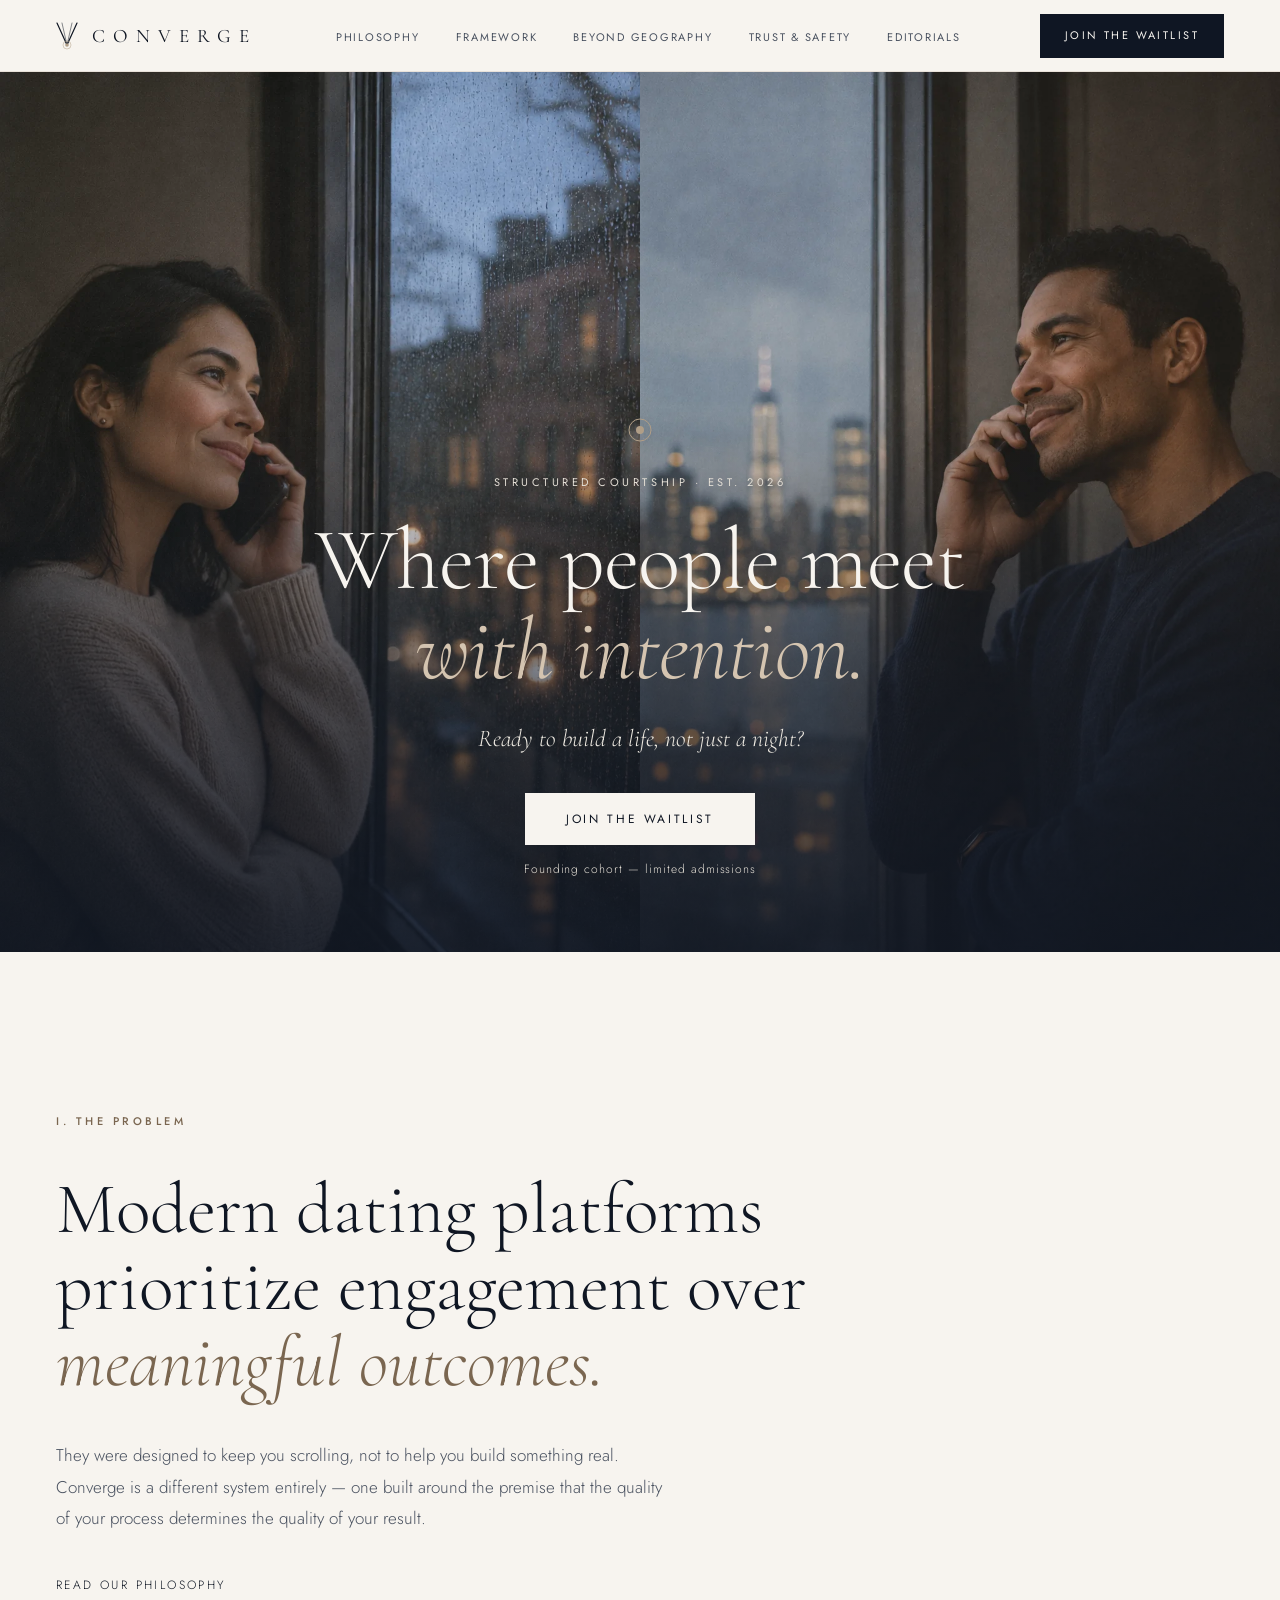
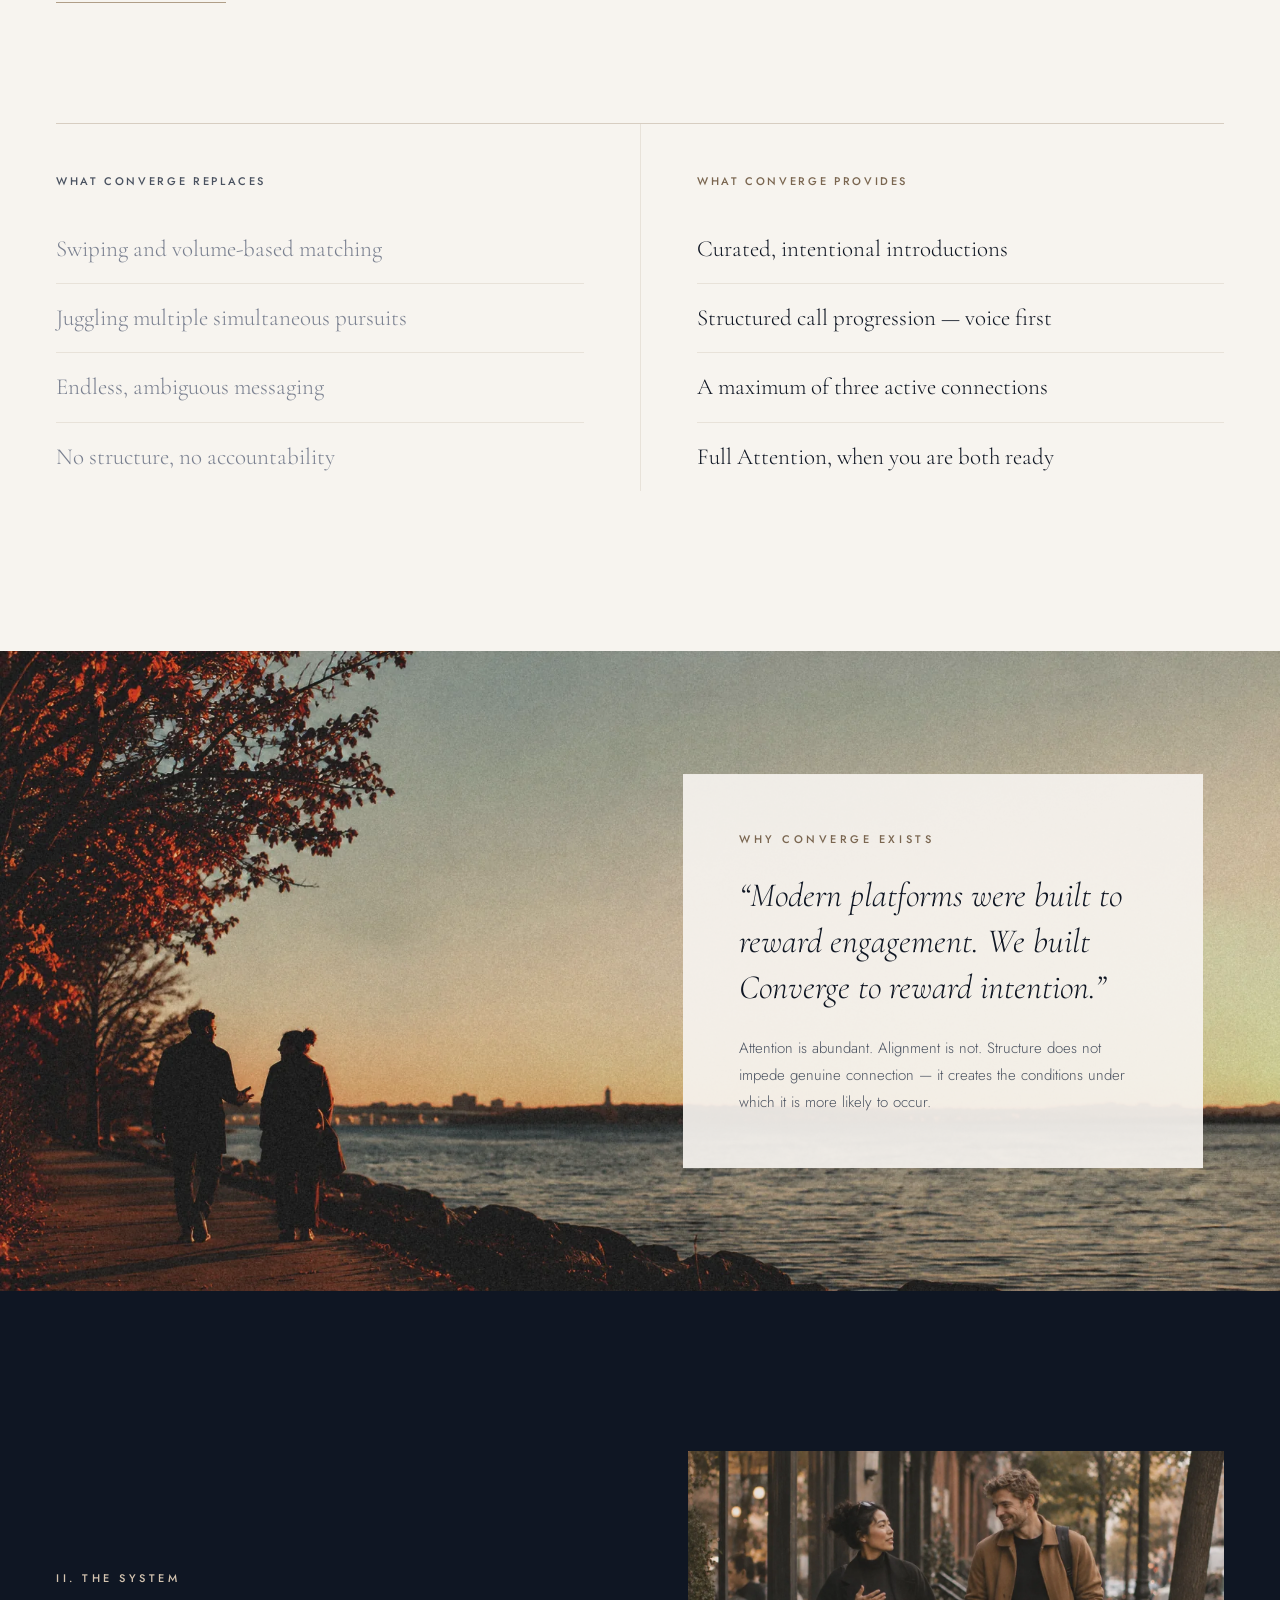
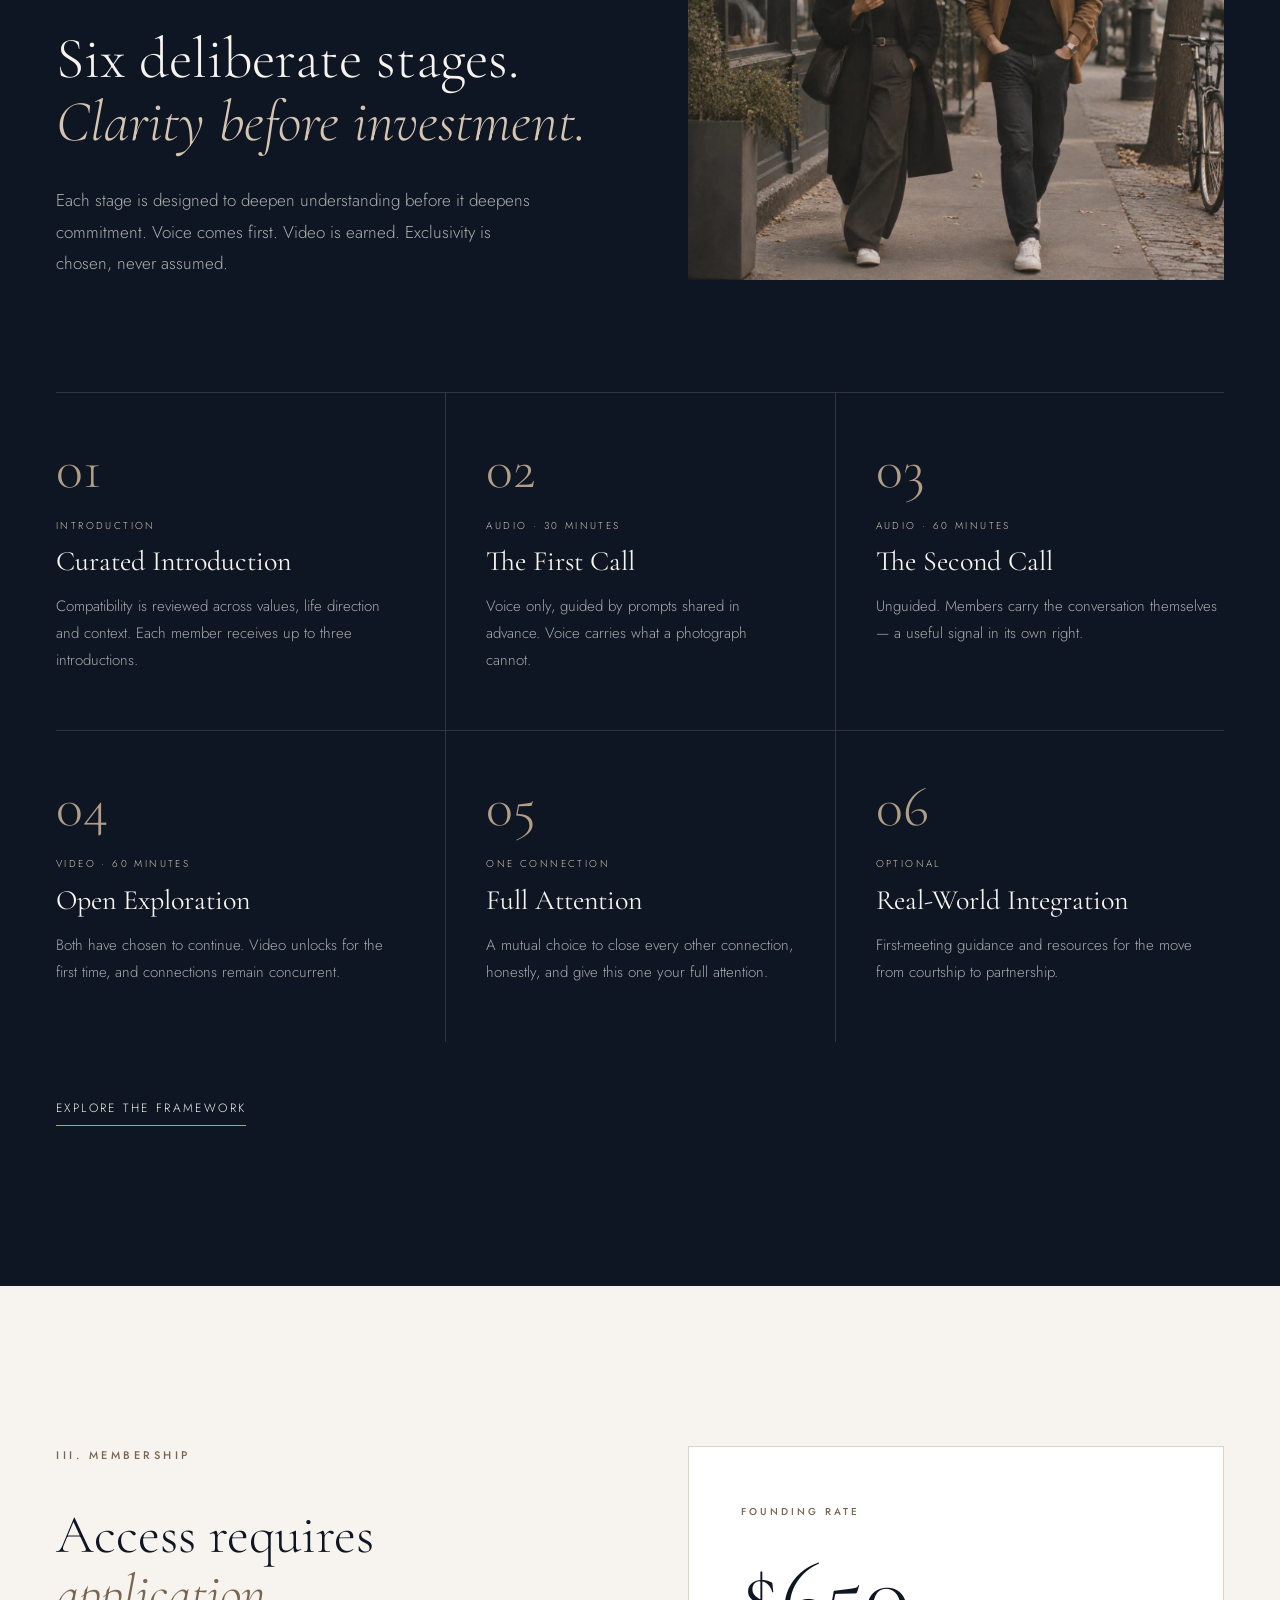
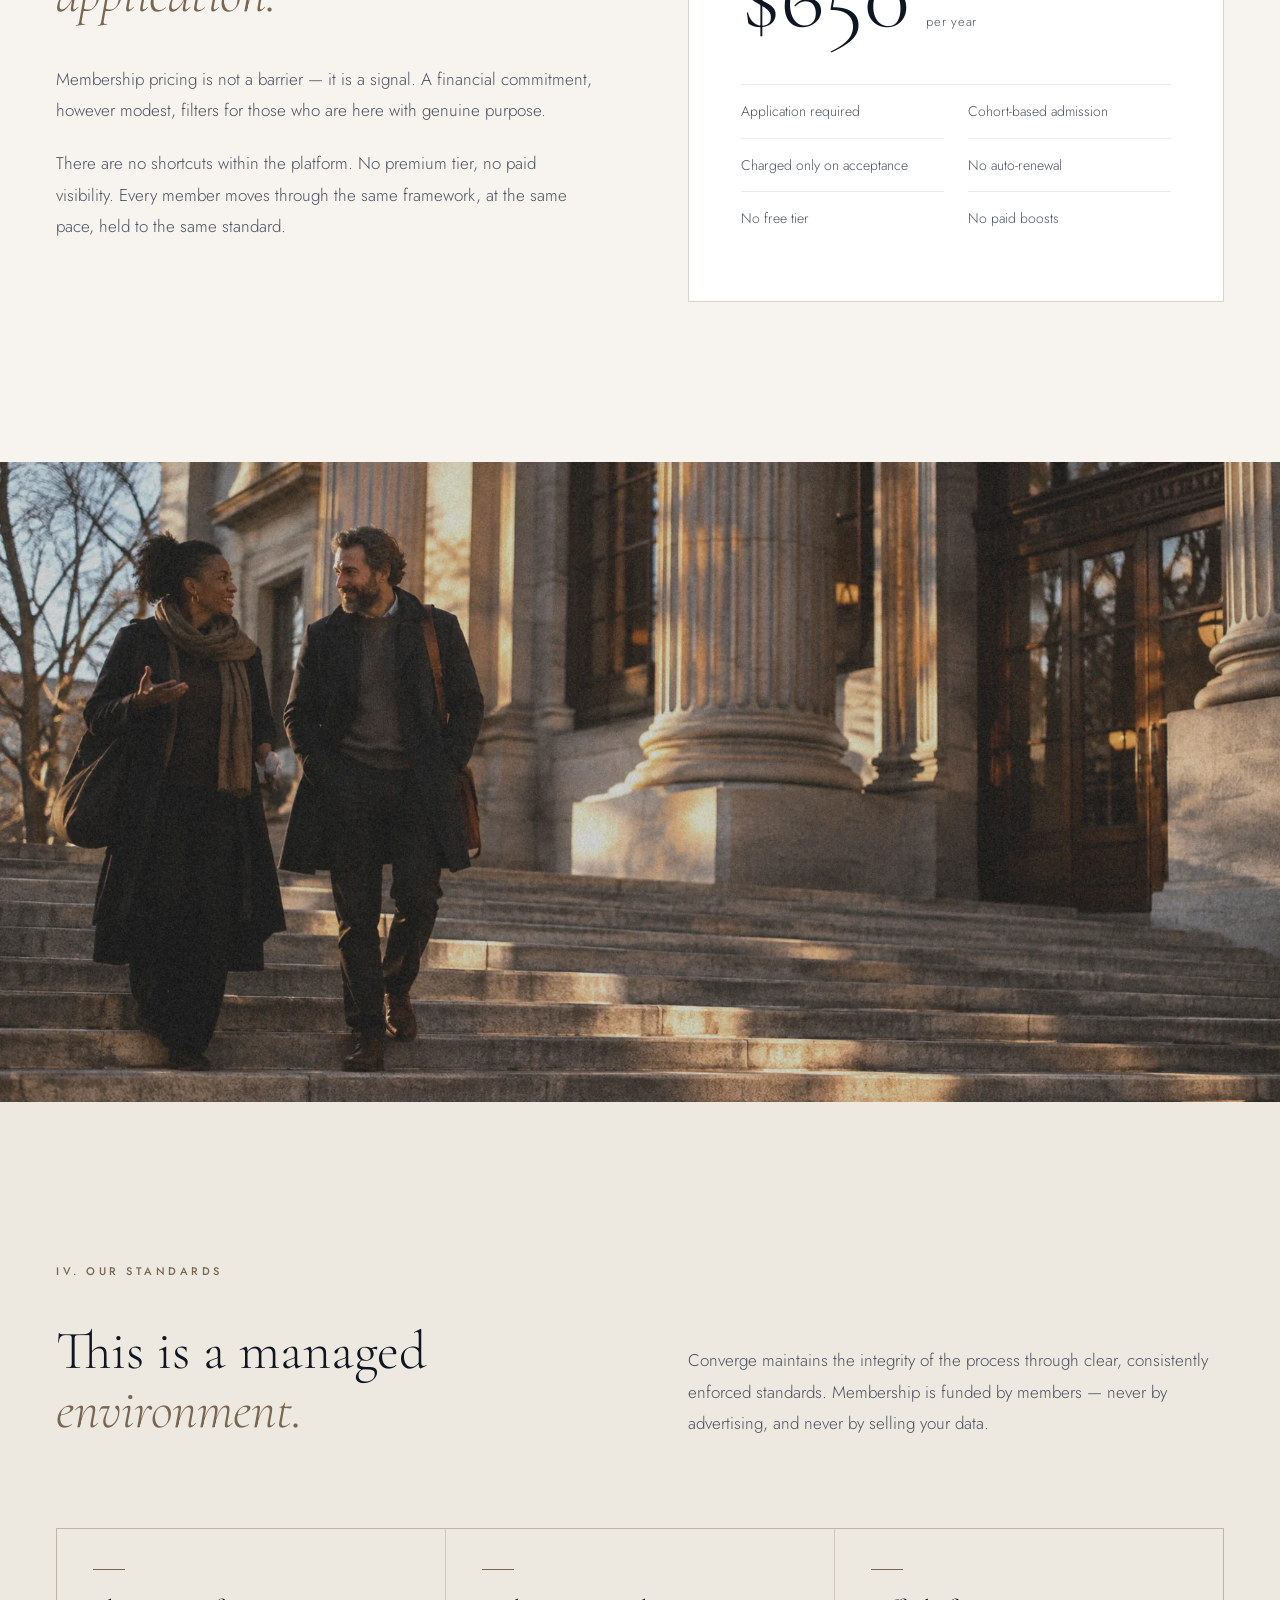
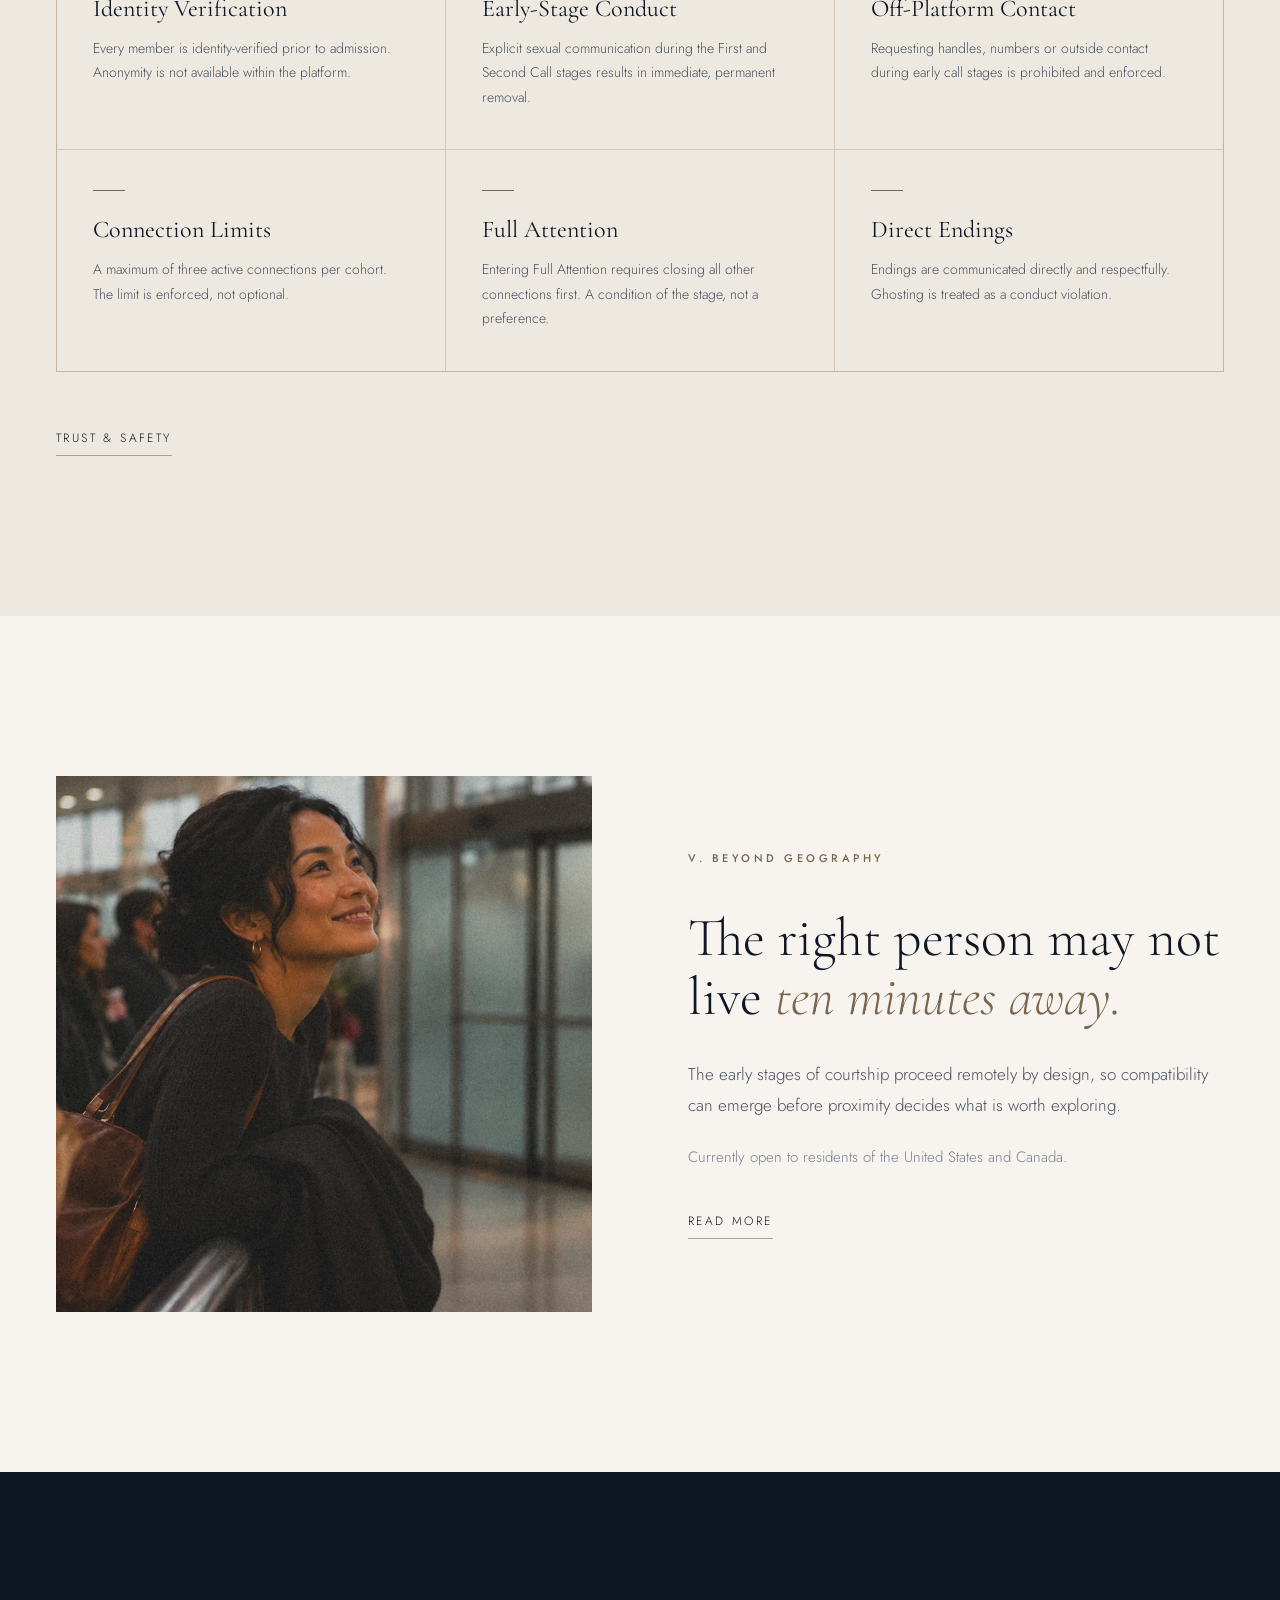
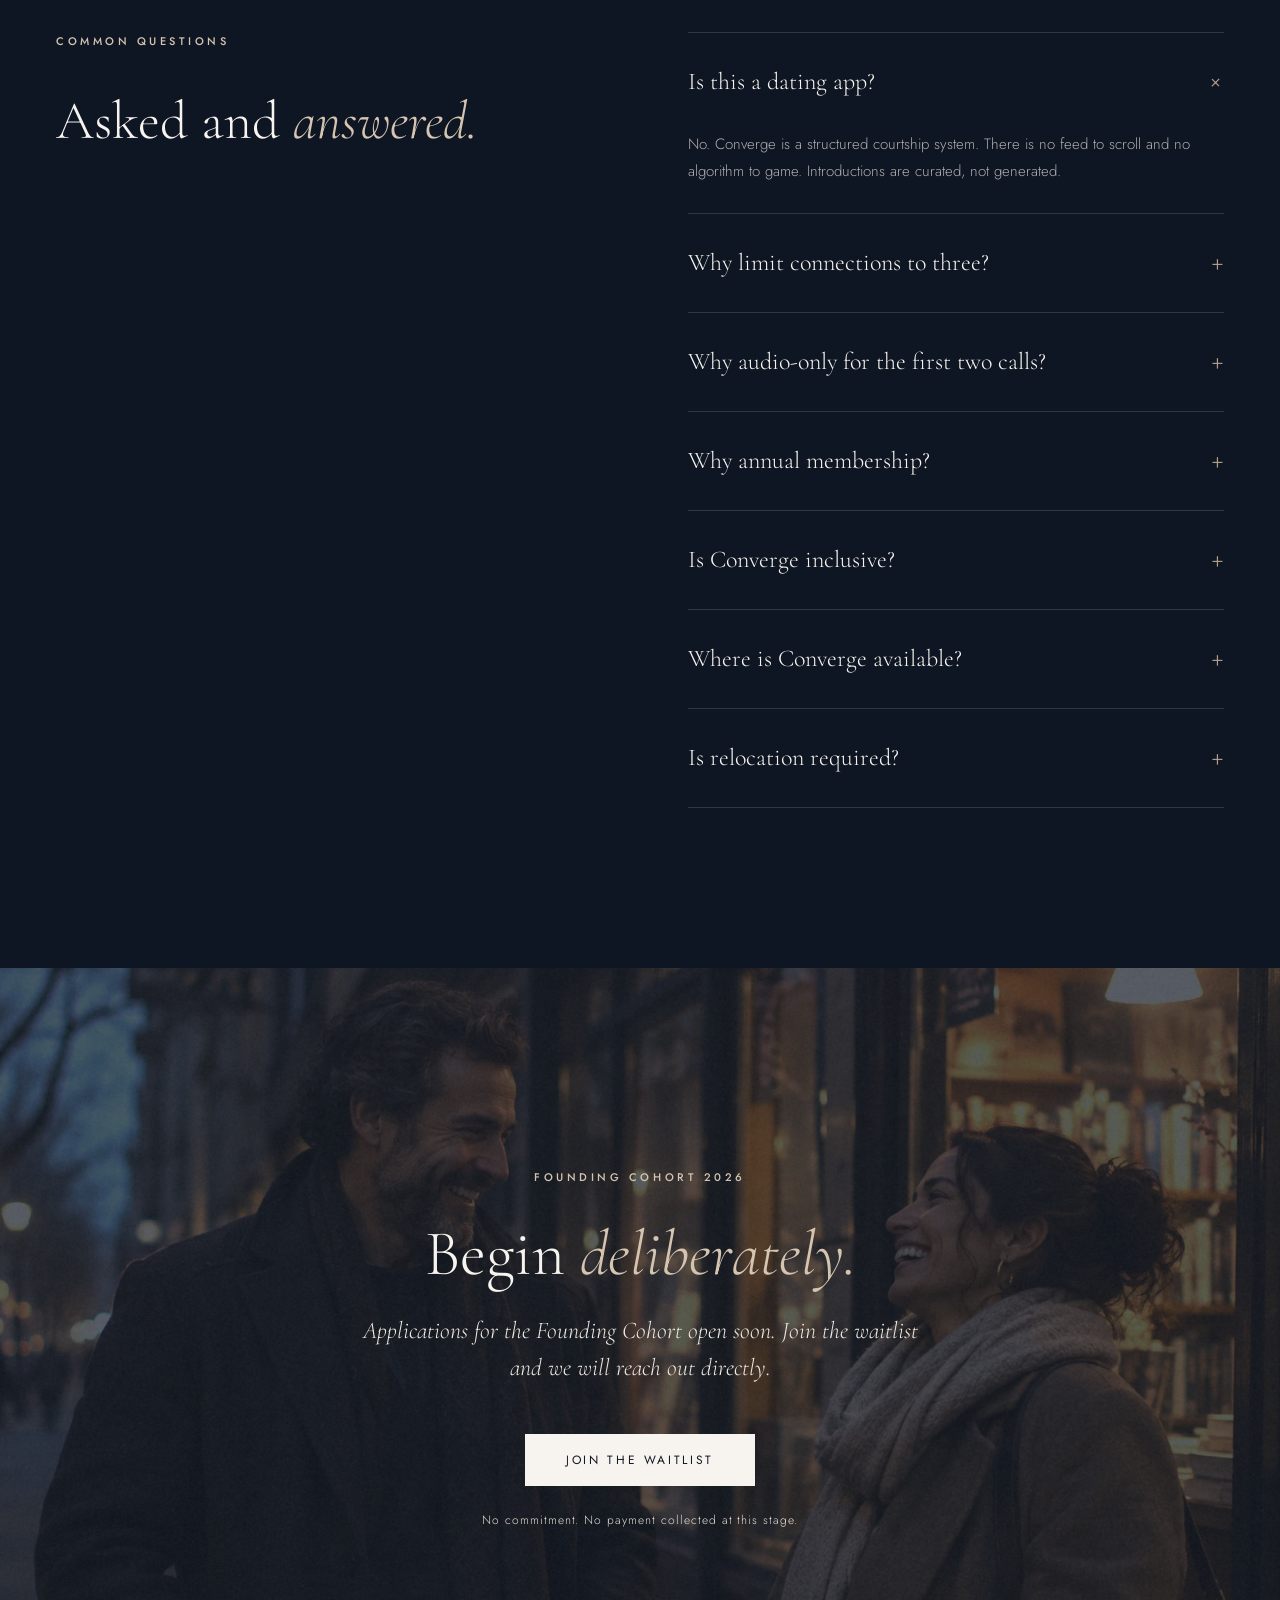
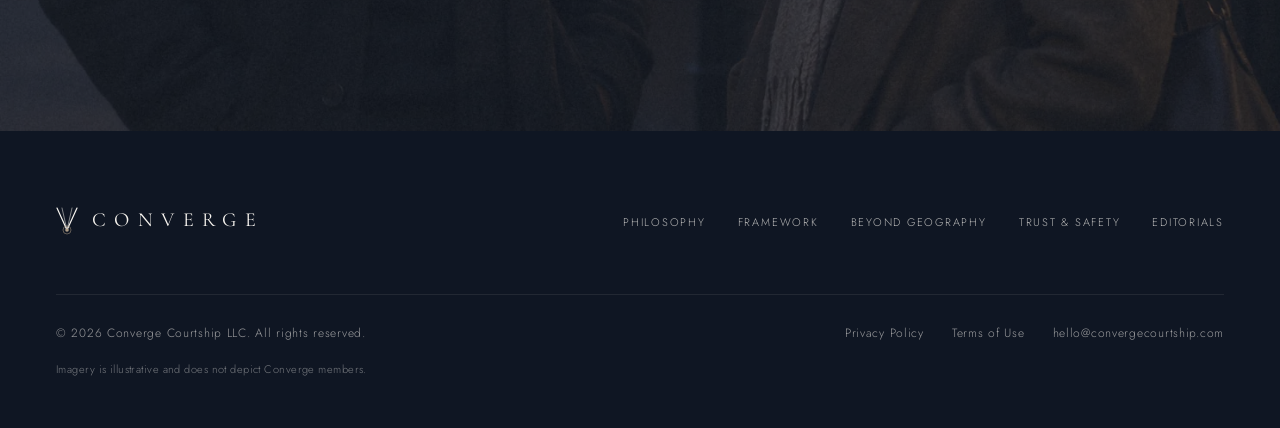
<file: index.html>
<!DOCTYPE html>
<html lang="en">
<head>
  <meta charset="UTF-8"/>
  <meta name="viewport" content="width=device-width, initial-scale=1.0"/>
  <title>Converge — Where people meet with intention</title>
  <meta name="description" content="Converge is a structured courtship platform for adults ready to build a life together. Curated introductions, voice-first calls, and a deliberate pace."/>
  <meta property="og:title" content="Converge — Where people meet with intention"/>
  <meta property="og:description" content="Converge is a structured courtship platform for adults ready to build a life together. Curated introductions, voice-first calls, and a deliberate pace."/>
  <meta property="og:type" content="website"/>
  <meta name="theme-color" content="#f7f4ef"/>
  <link rel="icon" href="favicon.svg" type="image/svg+xml"/>
  <link rel="preconnect" href="https://fonts.googleapis.com"/>
  <link rel="preconnect" href="https://fonts.gstatic.com" crossorigin/>
  <link href="https://fonts.googleapis.com/css2?family=Cormorant+Garamond:ital,wght@0,300;0,400;0,500;1,300;1,400&amp;family=Jost:wght@300;400;500&amp;display=swap" rel="stylesheet"/>
  <link rel="stylesheet" href="css/styles.css"/>
</head>
<body>

  <a class="sr-only" href="#main">Skip to content</a>
  <header class="site-nav pad">
    <a href="index.html" class="logo" aria-label="Converge home"><svg viewBox="0 0 44 56" fill="none" aria-hidden="true"><line x1="2" y1="2" x2="22" y2="46" stroke="currentColor" stroke-width="2.4" stroke-linecap="round"/><line x1="42" y1="2" x2="22" y2="46" stroke="currentColor" stroke-width="2.4" stroke-linecap="round"/><line x1="12" y1="2" x2="22" y2="46" stroke="currentColor" stroke-width="1" stroke-linecap="round"/><line x1="32" y1="2" x2="22" y2="46" stroke="currentColor" stroke-width="1" stroke-linecap="round"/><circle cx="22" cy="46" r="3.6" fill="#b09e87"/><circle cx="22" cy="46" r="8" stroke="#b09e87" stroke-width="1"/></svg><span>CONVERGE</span></a>
    <nav aria-label="Primary">
      <ul class="nav-links">
      <li><a href="philosophy.html">Philosophy</a></li>
      <li><a href="framework.html">Framework</a></li>
      <li><a href="beyond-geography.html">Beyond Geography</a></li>
      <li><a href="trust-and-safety.html">Trust &amp; Safety</a></li>
      <li><a href="editorials.html">Editorials</a></li>
      </ul>
    </nav>
    <div class="nav-right">
      <a href="waitlist.html" class="btn btn--dark nav-cta">Join the Waitlist</a>
      <button class="nav-toggle" id="nav-toggle" aria-label="Open menu" aria-expanded="false" aria-controls="mobile-menu">
        <span></span><span></span><span></span>
      </button>
    </div>
  </header>
  <div class="mobile-menu" id="mobile-menu">
    <ul>
      <li><a href="philosophy.html">Philosophy</a></li>
      <li><a href="framework.html">Framework</a></li>
      <li><a href="beyond-geography.html">Beyond Geography</a></li>
      <li><a href="trust-and-safety.html">Trust &amp; Safety</a></li>
      <li><a href="editorials.html">Editorials</a></li>
      <li><a href="waitlist.html">Join the Waitlist</a></li>
    </ul>
  </div>

  <main id="main">

    <!-- HERO: two windows, one conversation -->
    <section class="hero">
      <div class="hero__panels">
        <img src="images/hero-left.webp" width="1024" height="1536" fetchpriority="high"
             alt="In one city, a woman at a rain-streaked window smiles as she listens on a phone call at dusk"/>
        <img src="images/hero-right.webp" width="1024" height="1536" fetchpriority="high"
             alt="In another city, a man at a window overlooking a skyline smiles as he listens on the same call"/>
      </div>
      <div class="hero__shade" aria-hidden="true"></div>
      <div class="hero__content pad">
        <svg class="hero__mark fade-up" viewBox="0 0 30 30" fill="none" aria-hidden="true"><circle cx="15" cy="15" r="4" fill="#b09e87"/><circle cx="15" cy="15" r="11" stroke="#b09e87" stroke-width="1"/></svg>
        <p class="eyebrow fade-up">Structured Courtship · Est. 2026</p>
        <h1 class="fade-up d1">Where people meet<br/><em>with intention.</em></h1>
        <p class="lede fade-up d2">Ready to build a life, not just a night?</p>
        <div class="hero__cta fade-up d3">
          <a href="waitlist.html" class="btn btn--light">Join the Waitlist</a>
          <span class="hero__note">Founding cohort — limited admissions</span>
        </div>
      </div>
    </section>

    <!-- I. THE PROBLEM -->
    <section class="section pad">
      <div class="wrap">
        <p class="eyebrow">I. The Problem</p>
        <h2 class="h2 h2--xl">Modern dating platforms prioritize engagement over <em>meaningful outcomes.</em></h2>
        <p class="body" style="max-width: 620px">They were designed to keep you scrolling, not to help you build something real. Converge is a different system entirely — one built around the premise that the quality of your process determines the quality of your result.</p>
        <div class="actions"><a class="textlink" href="philosophy.html">Read our philosophy</a></div>

        <div class="compare">
          <div>
            <p class="label">What Converge replaces</p>
            <ul>
              <li>Swiping and volume-based matching</li>
              <li>Juggling multiple simultaneous pursuits</li>
              <li>Endless, ambiguous messaging</li>
              <li>No structure, no accountability</li>
            </ul>
          </div>
          <div>
            <p class="label">What Converge provides</p>
            <ul>
              <li>Curated, intentional introductions</li>
              <li>Structured call progression — voice first</li>
              <li>A maximum of three active connections</li>
              <li>Full Attention, when you are both ready</li>
            </ul>
          </div>
        </div>
      </div>
    </section>

    <!-- WHY CONVERGE EXISTS -->
    <section class="band band--2-1 band--origin">
      <img src="images/waterfront-walk.webp" width="1774" height="887" loading="lazy" style="object-position: 20% 70%"
           alt="Two people walk side by side along a waterfront path at sunset, deep in conversation"/>
      <div class="band__panel">
        <p class="eyebrow">Why Converge Exists</p>
        <p class="quote">“Modern platforms were built to reward engagement. We built Converge to reward intention.”</p>
        <p class="small">Attention is abundant. Alignment is not. Structure does not impede genuine connection — it creates the conditions under which it is more likely to occur.</p>
      </div>
    </section>

    <!-- II. THE SYSTEM -->
    <section class="section navy pad">
      <div class="wrap">
        <div class="split split--end">
          <div>
            <p class="eyebrow">II. The System</p>
            <h2 class="h2" style="font-size: 58px; line-height: 1.08">Six deliberate stages.<br/><em>Clarity before investment.</em></h2>
            <p class="body" style="max-width: 480px">Each stage is designed to deepen understanding before it deepens commitment. Voice comes first. Video is earned. Exclusivity is chosen, never assumed.</p>
          </div>
          <img class="media r-5-4" src="images/autumn-walk.webp" width="1402" height="1122" loading="lazy" style="object-position: center 40%"
               alt="Two people walk side by side along an autumn street, deep in conversation"/>
        </div>

        <div class="stage-grid">
          <div><p class="num">01</p><p class="tag">Introduction</p><h3 class="h3">Curated Introduction</h3><p class="small">Compatibility is reviewed across values, life direction and context. Each member receives up to three introductions.</p></div>
          <div><p class="num">02</p><p class="tag">Audio · 30 minutes</p><h3 class="h3">The First Call</h3><p class="small">Voice only, guided by prompts shared in advance. Voice carries what a photograph cannot.</p></div>
          <div><p class="num">03</p><p class="tag">Audio · 60 minutes</p><h3 class="h3">The Second Call</h3><p class="small">Unguided. Members carry the conversation themselves — a useful signal in its own right.</p></div>
          <div><p class="num">04</p><p class="tag">Video · 60 minutes</p><h3 class="h3">Open Exploration</h3><p class="small">Both have chosen to continue. Video unlocks for the first time, and connections remain concurrent.</p></div>
          <div><p class="num">05</p><p class="tag">One connection</p><h3 class="h3">Full Attention</h3><p class="small">A mutual choice to close every other connection, honestly, and give this one your full attention.</p></div>
          <div><p class="num">06</p><p class="tag">Optional</p><h3 class="h3">Real-World Integration</h3><p class="small">First-meeting guidance and resources for the move from courtship to partnership.</p></div>
        </div>
        <div class="actions" style="margin-top: 56px"><a class="textlink" href="framework.html">Explore the framework</a></div>
      </div>
    </section>

    <!-- III. MEMBERSHIP -->
    <section class="section pad">
      <div class="wrap split split--start">
        <div>
          <p class="eyebrow">III. Membership</p>
          <h2 class="h2" style="margin-bottom: 40px">Access requires <em>application.</em></h2>
          <p class="body">Membership pricing is not a barrier — it is a signal. A financial commitment, however modest, filters for those who are here with genuine purpose.</p>
          <p class="body">There are no shortcuts within the platform. No premium tier, no paid visibility. Every member moves through the same framework, at the same pace, held to the same standard.</p>
        </div>
        <div class="price-card">
          <p class="eyebrow">Founding Rate</p>
          <p class="price"><strong>$650</strong><span>per year</span></p>
          <ul class="price-list">
            <li>Application required</li>
            <li>Cohort-based admission</li>
            <li>Charged only on acceptance</li>
            <li>No auto-renewal</li>
            <li>No free tier</li>
            <li>No paid boosts</li>
          </ul>
        </div>
      </div>
    </section>

    <!-- PHOTO BREAK -->
    <div class="band band--2-1">
      <img src="images/library-steps.webp" width="1774" height="887" loading="lazy" style="object-position: 20% 60%"
           alt="A man and a woman talk as they walk down the steps of a library in late-afternoon light"/>
    </div>

    <!-- IV. STANDARDS -->
    <section class="section tint pad">
      <div class="wrap">
        <div class="split split--end">
          <div>
            <p class="eyebrow">IV. Our Standards</p>
            <h2 class="h2" style="margin-bottom: 0">This is a managed <em>environment.</em></h2>
          </div>
          <p class="body">Converge maintains the integrity of the process through clear, consistently enforced standards. Membership is funded by members — never by advertising, and never by selling your data.</p>
        </div>
        <div class="tile-grid">
          <div><div class="tile-rule"></div><h3 class="h3">Identity Verification</h3><p>Every member is identity-verified prior to admission. Anonymity is not available within the platform.</p></div>
          <div><div class="tile-rule"></div><h3 class="h3">Early-Stage Conduct</h3><p>Explicit sexual communication during the First and Second Call stages results in immediate, permanent removal.</p></div>
          <div><div class="tile-rule"></div><h3 class="h3">Off-Platform Contact</h3><p>Requesting handles, numbers or outside contact during early call stages is prohibited and enforced.</p></div>
          <div><div class="tile-rule"></div><h3 class="h3">Connection Limits</h3><p>A maximum of three active connections per cohort. The limit is enforced, not optional.</p></div>
          <div><div class="tile-rule"></div><h3 class="h3">Full Attention</h3><p>Entering Full Attention requires closing all other connections first. A condition of the stage, not a preference.</p></div>
          <div><div class="tile-rule"></div><h3 class="h3">Direct Endings</h3><p>Endings are communicated directly and respectfully. Ghosting is treated as a conduct violation.</p></div>
        </div>
        <div class="actions" style="margin-top: 56px"><a class="textlink" href="trust-and-safety.html">Trust &amp; Safety</a></div>
      </div>
    </section>

    <!-- V. BEYOND GEOGRAPHY -->
    <section class="section pad">
      <div class="wrap split">
        <img class="media r-1-1" src="images/airport-arrivals.webp" width="1670" height="941" loading="lazy" style="object-position: 36% center"
             alt="A woman at an airport arrivals rail smiles up toward the opening doors, waiting for someone"/>
        <div>
          <p class="eyebrow">V. Beyond Geography</p>
          <h2 class="h2">The right person may not live <em>ten minutes away.</em></h2>
          <p class="body">The early stages of courtship proceed remotely by design, so compatibility can emerge before proximity decides what is worth exploring.</p>
          <p class="small" style="margin-top: 22px; color: var(--text-muted)">Currently open to residents of the United States and Canada.</p>
          <div class="actions"><a class="textlink" href="beyond-geography.html">Read more</a></div>
        </div>
      </div>
    </section>

    <!-- FROM THE EDITORIAL: hidden until the first essay is published.
         To show it: delete this comment line and the "END FROM THE EDITORIAL" line below,
         then replace the bracketed text and point both links at the essay file.
    <section class="section section--flush-top pad">
      <div class="wrap feature-rule">
        <div class="split split--end">
          <div>
            <p class="eyebrow" style="margin-bottom: 32px">From the Editorial</p>
            <h2 class="h2" style="margin-bottom: 24px">[Latest editorial title]</h2>
            <p class="meta">The Converge Team · [Month Day, Year] · [X]-minute read</p>
          </div>
          <div>
            <p class="lede" style="margin-bottom: 0">[A one- or two-sentence summary of the latest essay.]</p>
            <div class="actions">
              <a class="textlink" href="editorials/[essay-file].html">Read the essay</a>
              <a class="link-quiet" href="editorials.html">All editorials →</a>
            </div>
          </div>
        </div>
      </div>
    </section>
    END FROM THE EDITORIAL -->

    <!-- FAQ -->
    <section class="section navy pad">
      <div class="wrap split split--start">
        <div>
          <p class="eyebrow">Common Questions</p>
          <h2 class="h2">Asked and <em>answered.</em></h2>
        </div>
        <div class="faq">
          <details open><summary>Is this a dating app?</summary><p>No. Converge is a structured courtship system. There is no feed to scroll and no algorithm to game. Introductions are curated, not generated.</p></details>
          <details><summary>Why limit connections to three?</summary><p>Because divided attention produces diluted investment. Three is enough for genuine evaluation without the shallow parallelism of most platforms.</p></details>
          <details><summary>Why audio-only for the first two calls?</summary><p>Visual presentation triggers quick judgements that short-circuit genuine assessment. By the time video arrives, a real foundation is already there.</p></details>
          <details><summary>Why annual membership?</summary><p>Monthly billing rewards platforms for keeping you subscribed. An annual commitment aligns our incentives with yours: we succeed when you find what you came for.</p></details>
          <details><summary>Is Converge inclusive?</summary><p>Converge is open to all adults, regardless of gender, orientation, ethnicity, religion or background, who are seeking a serious long-term partnership. The one non-negotiable is intent.</p></details>
          <details><summary>Where is Converge available?</summary><p>Converge is currently open to residents of the United States and Canada. International expansion is planned; anyone may join the waitlist and will be notified when Converge reaches their area.</p></details>
          <details><summary>Is relocation required?</summary><p>No. Geography is considered during introductions, but early courtship proceeds remotely. Whether relocation matters is a conversation for the two people involved.</p></details>
        </div>
      </div>
    </section>

    <!-- CLOSING -->
    <section class="cta-photo">
      <img src="images/bookstore-evening.webp" width="1774" height="887" loading="lazy" alt=""/>
      <div class="cta-photo__content pad">
        <p class="eyebrow">Founding Cohort 2026</p>
        <h2>Begin <em>deliberately.</em></h2>
        <p class="lede">Applications for the Founding Cohort open soon. Join the waitlist and we will reach out directly.</p>
        <a href="waitlist.html" class="btn btn--light">Join the Waitlist</a>
        <p class="hero__note">No commitment. No payment collected at this stage.</p>
      </div>
    </section>

  </main>

  <footer class="site-footer pad">
    <div class="wrap">
      <div class="footer-top">
        <a href="index.html" class="logo" aria-label="Converge home"><svg viewBox="0 0 44 56" fill="none" aria-hidden="true"><line x1="2" y1="2" x2="22" y2="46" stroke="currentColor" stroke-width="2.4" stroke-linecap="round"/><line x1="42" y1="2" x2="22" y2="46" stroke="currentColor" stroke-width="2.4" stroke-linecap="round"/><line x1="12" y1="2" x2="22" y2="46" stroke="currentColor" stroke-width="1" stroke-linecap="round"/><line x1="32" y1="2" x2="22" y2="46" stroke="currentColor" stroke-width="1" stroke-linecap="round"/><circle cx="22" cy="46" r="3.6" fill="#b09e87"/><circle cx="22" cy="46" r="8" stroke="#b09e87" stroke-width="1"/></svg><span>CONVERGE</span></a>
        <ul class="footer-nav">
        <li><a href="philosophy.html">Philosophy</a></li>
        <li><a href="framework.html">Framework</a></li>
        <li><a href="beyond-geography.html">Beyond Geography</a></li>
        <li><a href="trust-and-safety.html">Trust &amp; Safety</a></li>
        <li><a href="editorials.html">Editorials</a></li>
        </ul>
      </div>
      <div class="footer-bottom">
        <span>&copy; 2026 Converge Courtship LLC. All rights reserved.</span>
        <span class="footer-legal">
          <a href="#">Privacy Policy</a>
          <a href="#">Terms of Use</a>
          <a href="mailto:hello@convergecourtship.com">hello@convergecourtship.com</a>
        </span>
      </div>
      <p class="footer-note">Imagery is illustrative and does not depict Converge members.</p>
    </div>
  </footer>

  <script src="js/script.js"></script>
</body>
</html>
</file>
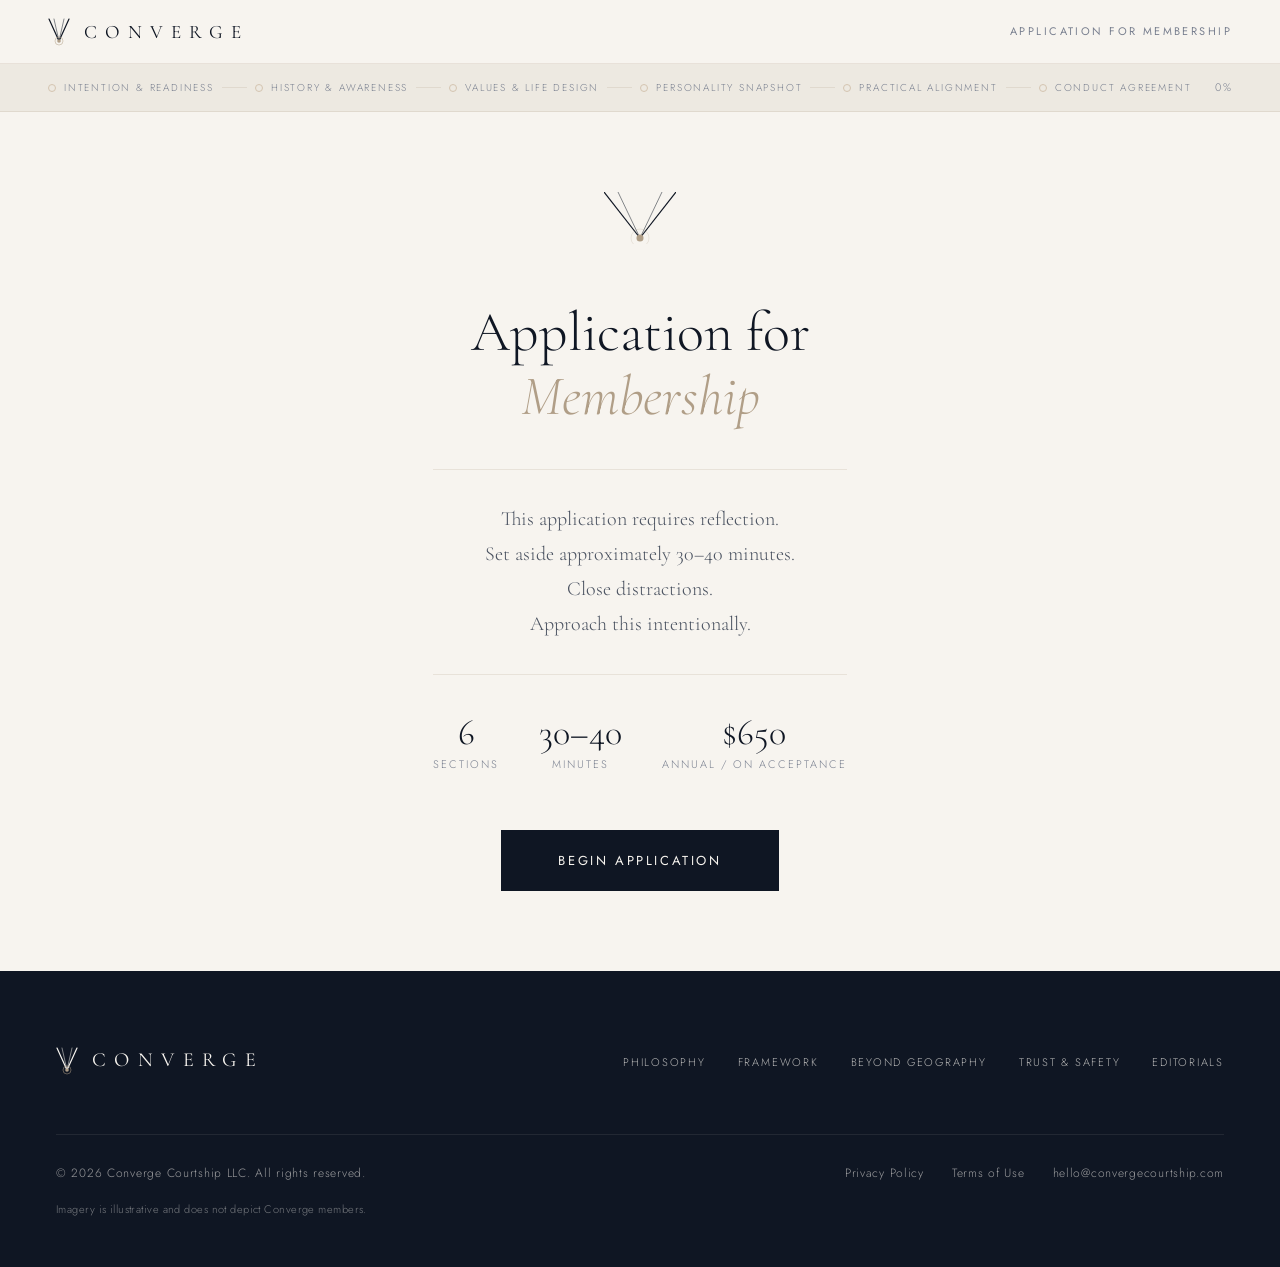
<file: application-hidden.html>
<!DOCTYPE html>
<html lang="en">
<head>
  <meta charset="UTF-8"/>
  <meta name="viewport" content="width=device-width, initial-scale=1.0"/>
  <title>Application for Membership | Converge</title>
  <meta name="description" content="Converge application for membership."/>
  <meta name="robots" content="noindex, nofollow"/>
  <meta property="og:title" content="Application for Membership | Converge"/>
  <meta property="og:description" content="Converge application for membership."/>
  <meta property="og:type" content="website"/>
  <meta name="theme-color" content="#f7f4ef"/>
  <link rel="icon" href="favicon.svg" type="image/svg+xml"/>
  <link rel="preconnect" href="https://fonts.googleapis.com"/>
  <link rel="preconnect" href="https://fonts.gstatic.com" crossorigin/>
  <link href="https://fonts.googleapis.com/css2?family=Cormorant+Garamond:ital,wght@0,300;0,400;0,500;1,300;1,400&amp;family=Jost:wght@300;400;500&amp;display=swap" rel="stylesheet"/>
  <link rel="stylesheet" href="css/styles.css"/>
  <link rel="stylesheet" href="css/application.css"/>
</head>
<body>

  
<!-- Netlify form detection — do not remove -->
<form name="converge-application" netlify netlify-honeypot="bot-field" hidden>
  <input type="text" name="first_name"/>
  <input type="text" name="last_name"/>
  <input type="email" name="email"/>
  <input type="text" name="intent"/>
  <input type="text" name="timeline"/>
  <input type="text" name="open_to_relocation"/>
  <textarea name="why_converge"></textarea>
  <textarea name="most_recent_relationship"></textarea>
  <textarea name="personal_accountability"></textarea>
  <textarea name="pattern_working_on"></textarea>
  <input type="text" name="conflict_style"/>
  <textarea name="conflict_style_other"></textarea>
  <textarea name="love_growing_up"></textarea>
  <textarea name="values_ranking"></textarea>
  <input type="text" name="location"/>
  <input type="text" name="wants_children"/>
  <input type="text" name="has_children"/>
  <input type="text" name="open_to_partner_with_children"/>
  <textarea name="stable_life_definition"></textarea>
  <input type="text" name="non_negotiable_1"/>
  <input type="text" name="non_negotiable_2"/>
  <input type="text" name="non_negotiable_3"/>
  <textarea name="false_preference"></textarea>
  <input type="text" name="likert_1"/>
  <input type="text" name="likert_2"/>
  <input type="text" name="likert_3"/>
  <input type="text" name="likert_4"/>
  <input type="text" name="likert_5"/>
  <input type="text" name="likert_6"/>
  <input type="text" name="likert_7"/>
  <input type="text" name="likert_8"/>
  <input type="text" name="likert_9"/>
  <input type="text" name="likert_10"/>
  <input type="text" name="likert_11"/>
  <input type="text" name="likert_12"/>
  <input type="text" name="conflict_scenario_1"/>
  <input type="text" name="conflict_scenario_2"/>
  <input type="text" name="conflict_scenario_3"/>
  <input type="text" name="conflict_scenario_4"/>
  <input type="text" name="conflict_scenario_5"/>
  <input type="text" name="work_style"/>
  <input type="text" name="schedule_flexibility"/>
  <input type="text" name="exclusivity_ready"/>
  <input type="text" name="submission_date"/>
  <input type="text" name="bot-field"/>
</form>

  <!-- ── APP HEADER ── -->
  <header class="app-header">
    <a href="index.html" class="logo" aria-label="Converge home"><svg viewBox="0 0 44 56" fill="none" aria-hidden="true"><line x1="2" y1="2" x2="22" y2="46" stroke="currentColor" stroke-width="2.4" stroke-linecap="round"/><line x1="42" y1="2" x2="22" y2="46" stroke="currentColor" stroke-width="2.4" stroke-linecap="round"/><line x1="12" y1="2" x2="22" y2="46" stroke="currentColor" stroke-width="1" stroke-linecap="round"/><line x1="32" y1="2" x2="22" y2="46" stroke="currentColor" stroke-width="1" stroke-linecap="round"/><circle cx="22" cy="46" r="3.6" fill="#b09e87"/><circle cx="22" cy="46" r="8" stroke="#b09e87" stroke-width="1"/></svg><span>CONVERGE</span></a>
    <span class="header-section-label" id="header-section-name">Application for Membership</span>
  </header>

  <!-- ── PROGRESS BAR ── -->
  <div class="progress-bar-wrap" id="progress-wrap">
    <div class="progress-steps" id="progress-steps"></div>
    <span class="progress-pct" id="progress-pct">0%</span>
  </div>

  <!-- ── MAIN ── -->
  <main class="app-main">

    <!-- ══════════════════ PREAMBLE ══════════════════ -->
    <div id="screen-preamble" class="screen active">
      <div class="preamble-inner">

        <svg class="preamble-motif" width="72" height="52" viewBox="0 0 72 52" fill="none" aria-hidden="true">
          <line x1="0"  y1="0" x2="36" y2="46" stroke="#0f1623" stroke-width="1.2"/>
          <line x1="72" y1="0" x2="36" y2="46" stroke="#0f1623" stroke-width="1.2"/>
          <line x1="14" y1="0" x2="36" y2="46" stroke="#0f1623" stroke-width="0.5"/>
          <line x1="58" y1="0" x2="36" y2="46" stroke="#0f1623" stroke-width="0.5"/>
          <circle cx="36" cy="46" r="3.5" fill="#b09e87"/>
          <circle cx="36" cy="46" r="9"   stroke="#b09e87" stroke-width="0.5" opacity="0.4"/>
        </svg>

        <h1 class="preamble-title">Application for<br/><em>Membership</em></h1>

        <div class="preamble-statement">
          This application requires reflection.<br/>
          Set aside approximately 30–40 minutes.<br/>
          Close distractions.<br/>
          Approach this intentionally.
        </div>

        <div class="preamble-meta">
          <div class="meta-item">
            <span class="meta-num">6</span>
            <span class="meta-label">Sections</span>
          </div>
          <div class="meta-item">
            <span class="meta-num">30–40</span>
            <span class="meta-label">Minutes</span>
          </div>
          <div class="meta-item">
            <span class="meta-num">$650</span>
            <span class="meta-label">Annual / On Acceptance</span>
          </div>
        </div>

        <button class="btn-begin" onclick="goToSection(0)">Begin Application</button>
      </div>
    </div>

    <!-- ══════════════════ SECTION 1 ══════════════════ -->
    <div id="screen-0" class="screen">
      <div class="section-screen">
        <div class="section-header">
          <p class="section-eyebrow">Section 1 of 6</p>
          <h2 class="section-title-app">Intention &amp; Readiness</h2>
          <p class="section-intent">This section determines whether your orientation toward partnership is compatible with the Converge framework. There are no right answers — only honest ones.</p>
        </div>

        <!-- Q1 -->
        <div class="field-group">
          <label class="field-label">What are you here for?</label>
          <div class="radio-group" id="q1-group">
            <label class="radio-card" onclick="selectRadio('q1-group','marriage')">
              <input type="radio" name="q1" value="marriage"/>
              <div class="radio-card-label">Long-term partnership leading to marriage</div>
            </label>
            <label class="radio-card" onclick="selectRadio('q1-group','open')">
              <input type="radio" name="q1" value="open"/>
              <div class="radio-card-label">Long-term partnership — marriage open</div>
            </label>
            <label class="radio-card" onclick="selectRadio('q1-group','not-open')">
              <input type="radio" name="q1" value="not-open"/>
              <div class="radio-card-label">Long-term partnership — not open to marriage</div>
            </label>
            <label class="radio-card" onclick="selectRadio('q1-group','unsure')">
              <input type="radio" name="q1" value="unsure"/>
              <div class="radio-card-label">I am not certain yet</div>
            </label>
          </div>
          <div class="callout" id="q1-note" style="display:none">
            <strong>Note:</strong> Converge prioritizes applicants who are actively marriage-minded. Ambivalence about direction is not disqualifying, but it will be weighed during review.
          </div>
        </div>

        <hr class="field-divider"/>

        <!-- Q2 -->
        <div class="field-group">
          <label class="field-label">If you met the right person, how soon would you want to begin building a life together?</label>
          <div class="radio-row" id="q2-group">
            <label class="radio-pill" onclick="selectPill('q2-group',this)"><input type="radio" name="q2" value="1-2yr"/>1–2 years</label>
            <label class="radio-pill" onclick="selectPill('q2-group',this)"><input type="radio" name="q2" value="3plus"/>3+ years</label>
            <label class="radio-pill" onclick="selectPill('q2-group',this)"><input type="radio" name="q2" value="flex"/>Flexible but intentional</label>
          </div>
        </div>

        <hr class="field-divider"/>

        <!-- Q3 -->
        <div class="field-group">
          <label class="field-label">Are you open to relocating for the right partnership?</label>
          <div class="radio-row" id="q3-group">
            <label class="radio-pill" onclick="selectPill('q3-group',this)"><input type="radio" name="q3" value="yes"/>Yes</label>
            <label class="radio-pill" onclick="selectPill('q3-group',this)"><input type="radio" name="q3" value="possibly"/>Possibly</label>
            <label class="radio-pill" onclick="selectPill('q3-group',this)"><input type="radio" name="q3" value="no"/>No</label>
          </div>
        </div>

        <hr class="field-divider"/>

        <!-- Q4 -->
        <div class="field-group">
          <label class="field-label">What prompted you to apply to Converge at this stage of your life?</label>
          <span class="field-sublabel">150–300 words. Be specific. Generic answers are noted.</span>
          <textarea id="q4-text" rows="6" placeholder="Reflect on where you are, and why this, now." oninput="countWords(this,'q4-wc',150,300)"></textarea>
          <div class="word-count" id="q4-wc">0 words</div>
        </div>

        <div class="nav-actions">
          <button class="btn-back" onclick="goToPreamble()">← Back</button>
          <button class="btn-next" onclick="goToSection(1)">Continue →</button>
        </div>
      </div>
    </div>

    <!-- ══════════════════ SECTION 2 ══════════════════ -->
    <div id="screen-1" class="screen">
      <div class="section-screen">
        <div class="section-header">
          <p class="section-eyebrow">Section 2 of 6</p>
          <h2 class="section-title-app">Relationship History<br/>&amp; Self-Awareness</h2>
          <p class="section-intent">This section is not an audit. It is an opportunity to demonstrate that you have reflected on your own patterns with honesty and without self-deception.</p>
        </div>

        <!-- Q5 -->
        <div class="field-group">
          <label class="field-label">Describe your most recent serious relationship. What ended it?</label>
          <span class="field-sublabel">200–400 words. Be honest rather than diplomatic.</span>
          <textarea id="q5-text" rows="8" placeholder="What it was. What it became. What ended it." oninput="countWords(this,'q5-wc',200,400)"></textarea>
          <div class="word-count" id="q5-wc">0 words</div>
        </div>

        <hr class="field-divider"/>

        <!-- Q6 -->
        <div class="field-group">
          <label class="field-label">What part of that ending was yours?</label>
          <span class="field-sublabel">150–300 words. Accountability, not self-flagellation.</span>
          <textarea id="q6-text" rows="6" placeholder="What you contributed. What you understand now that you did not then." oninput="countWords(this,'q6-wc',150,300)"></textarea>
          <div class="word-count" id="q6-wc">0 words</div>
        </div>

        <hr class="field-divider"/>

        <!-- Q7 -->
        <div class="field-group">
          <label class="field-label">What pattern in your relationships are you actively working on?</label>
          <span class="field-sublabel">Short answer. Specific is better than vague.</span>
          <textarea id="q7-text" rows="3" placeholder="A tendency, a habit, a default response." oninput="countWords(this,'q7-wc',0,120)"></textarea>
          <div class="word-count" id="q7-wc">0 words</div>
        </div>

        <hr class="field-divider"/>

        <!-- Q8 -->
        <div class="field-group">
          <label class="field-label">When conflict arises, your instinct is to:</label>
          <div class="radio-group" id="q8-group">
            <label class="radio-card" onclick="selectRadio('q8-group','direct')">
              <input type="radio" name="q8" value="direct"/>
              <div class="radio-card-label">Address it directly</div>
            </label>
            <label class="radio-card" onclick="selectRadio('q8-group','withdraw')">
              <input type="radio" name="q8" value="withdraw"/>
              <div class="radio-card-label">Withdraw until I have processed</div>
            </label>
            <label class="radio-card" onclick="selectRadio('q8-group','compromise')">
              <input type="radio" name="q8" value="compromise"/>
              <div class="radio-card-label">Seek compromise before full expression</div>
            </label>
            <label class="radio-card" onclick="selectRadio('q8-group','avoid')">
              <input type="radio" name="q8" value="avoid"/>
              <div class="radio-card-label">Avoid until it becomes unavoidable</div>
            </label>
            <label class="radio-card" onclick="selectRadio('q8-group','other')">
              <input type="radio" name="q8" value="other"/>
              <div class="radio-card-label">Other — please explain below</div>
            </label>
          </div>
          <div id="q8-other-wrap" style="display:none;margin-top:12px">
            <textarea id="q8-other" rows="2" placeholder="Describe your instinct."></textarea>
          </div>
        </div>

        <hr class="field-divider"/>

        <!-- Q9 -->
        <div class="field-group">
          <label class="field-label">What did love look like in your home growing up?</label>
          <span class="field-note">Optional, but encouraged. This is for reflection, not diagnosis.</span>
          <textarea id="q9-text" rows="4" placeholder="How affection was expressed. What partnership looked like. What was modelled for you." oninput="countWords(this,'q9-wc',0,250)"></textarea>
          <div class="word-count" id="q9-wc">0 words</div>
        </div>

        <div class="nav-actions">
          <button class="btn-back" onclick="goToSection(0)">← Back</button>
          <button class="btn-next" onclick="goToSection(2)">Continue →</button>
        </div>
      </div>
    </div>

    <!-- ══════════════════ SECTION 3 ══════════════════ -->
    <div id="screen-2" class="screen">
      <div class="section-screen">
        <div class="section-header">
          <p class="section-eyebrow">Section 3 of 6</p>
          <h2 class="section-title-app">Values &amp;<br/>Life Design</h2>
          <p class="section-intent">Lasting compatibility is built on aligned values and shared life direction. This section asks you to articulate yours with specificity.</p>
        </div>

        <!-- Values Ranking -->
        <div class="field-group">
          <label class="field-label">Rank these values in order of importance to your life.</label>
          <span class="field-sublabel">Drag to reorder. Your first five are weighted most heavily in the matching process.</span>
          <p class="rank-hint">Drag items to arrange from most to least important.</p>
          <div class="rank-list" id="rank-list"></div>
        </div>

        <hr class="field-divider"/>

        <!-- Location -->
        <div class="field-group">
          <label class="field-label">Where do you want to live in 5–10 years?</label>
          <span class="field-sublabel">City, region, or general context. Used for geographic compatibility.</span>
          <input type="text" id="q10-loc" placeholder="e.g. Major city in North America, rural New England, flexible internationally"/>
        </div>

        <hr class="field-divider"/>

        <!-- Children -->
        <div class="field-group">
          <label class="field-label">Do you have children?</label>
          <div class="radio-row" id="q11b-group">
            <label class="radio-pill" onclick="selectPill('q11b-group',this)"><input type="radio" name="q11b" value="yes"/>Yes</label>
            <label class="radio-pill" onclick="selectPill('q11b-group',this)"><input type="radio" name="q11b" value="no"/>No</label>
          </div>
        </div>

        <hr class="field-divider"/>

        <div class="field-group">
          <label class="field-label">Do you want children?</label>
          <div class="radio-row" id="q11-group">
            <label class="radio-pill" onclick="selectPill('q11-group',this)"><input type="radio" name="q11" value="yes"/>Yes</label>
            <label class="radio-pill" onclick="selectPill('q11-group',this)"><input type="radio" name="q11" value="no"/>No</label>
            <label class="radio-pill" onclick="selectPill('q11-group',this)"><input type="radio" name="q11" value="undecided"/>Undecided</label>
          </div>
        </div>

        <hr class="field-divider"/>

        <div class="field-group">
          <label class="field-label">Are you open to a partner who has children?</label>
          <div class="radio-row" id="q11c-group">
            <label class="radio-pill" onclick="selectPill('q11c-group',this)"><input type="radio" name="q11c" value="yes"/>Yes</label>
            <label class="radio-pill" onclick="selectPill('q11c-group',this)"><input type="radio" name="q11c" value="no"/>No</label>
          </div>
        </div>

        <hr class="field-divider"/>

        <!-- Stable life -->
        <div class="field-group">
          <label class="field-label">What does a stable life mean to you?</label>
          <span class="field-sublabel">A short reflection. There are many valid answers.</span>
          <textarea id="q12-text" rows="4" placeholder="How you define stability — financially, emotionally, geographically, structurally." oninput="countWords(this,'q12-wc',0,200)"></textarea>
          <div class="word-count" id="q12-wc">0 words</div>
        </div>

        <hr class="field-divider"/>

        <!-- Non-negotiables -->
        <div class="field-group">
          <label class="field-label">What are your three true non-negotiables in a partner?</label>
          <span class="field-sublabel">Limit to three. Not preferences — conditions.</span>
          <div class="nn-inputs">
            <div class="nn-row">
              <span class="nn-num">01</span>
              <input type="text" id="nn1" placeholder="First non-negotiable"/>
            </div>
            <div class="nn-row">
              <span class="nn-num">02</span>
              <input type="text" id="nn2" placeholder="Second non-negotiable"/>
            </div>
            <div class="nn-row">
              <span class="nn-num">03</span>
              <input type="text" id="nn3" placeholder="Third non-negotiable"/>
            </div>
          </div>
        </div>

        <hr class="field-divider"/>

        <!-- False preferences -->
        <div class="field-group">
          <label class="field-label">What preference have you held in the past that may not actually matter long-term?</label>
          <span class="field-sublabel">A short, honest answer. This signals self-awareness.</span>
          <textarea id="q13-text" rows="3" placeholder="A quality, trait, or circumstance you once screened for that you have since reconsidered." oninput="countWords(this,'q13-wc',0,150)"></textarea>
          <div class="word-count" id="q13-wc">0 words</div>
        </div>

        <div class="nav-actions">
          <button class="btn-back" onclick="goToSection(1)">← Back</button>
          <button class="btn-next" onclick="goToSection(3)">Continue →</button>
        </div>
      </div>
    </div>

    <!-- ══════════════════ SECTION 4 ══════════════════ -->
    <div id="screen-3" class="screen">
      <div class="section-screen">
        <div class="section-header">
          <p class="section-eyebrow">Section 4 of 6</p>
          <h2 class="section-title-app">Personality &amp;<br/>Compatibility Snapshot</h2>
          <p class="section-intent">This section informs the matching process. Results are not displayed to you or to potential matches. They are used internally to assess compatibility of temperament.</p>
        </div>

        <!-- Likert -->
        <div class="field-group">
          <label class="field-label">Rate your agreement with each statement.</label>
          <span class="field-sublabel">1 = Strongly disagree &nbsp;·&nbsp; 5 = Strongly agree. Answer instinctively — not aspirationally.</span>
          <br/><br/>
          <table class="likert-table">
            <thead>
              <tr>
                <th></th>
                <th>1</th><th>2</th><th>3</th><th>4</th><th>5</th>
              </tr>
            </thead>
            <tbody id="likert-body"></tbody>
          </table>
        </div>

        <hr class="field-divider"/>

        <!-- Conflict Style -->
        <div class="field-group">
          <label class="field-label">Conflict Style — Situational Index</label>
          <span class="field-sublabel">For each scenario, select the response that most accurately reflects your behavior — not your ideal behavior.</span>
          <div id="conflict-questions" style="margin-top:32px;display:flex;flex-direction:column;gap:40px;"></div>
        </div>

        <div class="nav-actions">
          <button class="btn-back" onclick="goToSection(2)">← Back</button>
          <button class="btn-next" onclick="goToSection(4)">Continue →</button>
        </div>
      </div>
    </div>

    <!-- ══════════════════ SECTION 5 ══════════════════ -->
    <div id="screen-4" class="screen">
      <div class="section-screen">
        <div class="section-header">
          <p class="section-eyebrow">Section 5 of 6</p>
          <h2 class="section-title-app">Practical<br/>Alignment</h2>
          <p class="section-intent">Compatibility extends to how you live day-to-day. This section addresses practical life structure and your readiness to participate in the Converge process.</p>
        </div>

        <!-- Work style -->
        <div class="field-group">
          <label class="field-label">How would you describe your work arrangement?</label>
          <div class="radio-group" id="q14-group">
            <label class="radio-card" onclick="selectRadio('q14-group','9-5')">
              <input type="radio" name="q14" value="9-5"/>
              <div class="radio-card-label">Standard schedule — predictable hours</div>
            </label>
            <label class="radio-card" onclick="selectRadio('q14-group','entrepreneur')">
              <input type="radio" name="q14" value="entrepreneur"/>
              <div class="radio-card-label">Entrepreneur or self-directed — irregular hours</div>
            </label>
            <label class="radio-card" onclick="selectRadio('q14-group','remote')">
              <input type="radio" name="q14" value="remote"/>
              <div class="radio-card-label">Remote — location independent</div>
            </label>
            <label class="radio-card" onclick="selectRadio('q14-group','travel')">
              <input type="radio" name="q14" value="travel"/>
              <div class="radio-card-label">Travel-heavy — frequent or extended travel</div>
            </label>
            <label class="radio-card" onclick="selectRadio('q14-group','shift')">
              <input type="radio" name="q14" value="shift"/>
              <div class="radio-card-label">Shift-based or irregular schedule</div>
            </label>
          </div>
        </div>

        <hr class="field-divider"/>

        <!-- Schedule flexibility -->
        <div class="field-group">
          <label class="field-label">How flexible is your weekly schedule?</label>
          <div class="radio-row" id="q15-group">
            <label class="radio-pill" onclick="selectPill('q15-group',this)"><input type="radio" name="q15" value="structured"/>Highly structured</label>
            <label class="radio-pill" onclick="selectPill('q15-group',this)"><input type="radio" name="q15" value="moderate"/>Moderate flexibility</label>
            <label class="radio-pill" onclick="selectPill('q15-group',this)"><input type="radio" name="q15" value="flexible"/>Highly flexible</label>
          </div>
        </div>

        <hr class="field-divider"/>

        <!-- Exclusivity readiness -->
        <div class="field-group">
          <label class="field-label">If you move into Full Attention with someone, are you prepared to close all other active connections?</label>
          <div class="radio-row" id="q17-group">
            <label class="radio-pill" onclick="selectPill('q17-group',this)"><input type="radio" name="q17" value="yes"/>Yes — I understand this is required</label>
            <label class="radio-pill" onclick="selectPill('q17-group',this)"><input type="radio" name="q17" value="no"/>No — I am not prepared for this</label>
          </div>
          <div class="callout" id="q17-warn" style="display:none;margin-top:12px">
            <strong>Important:</strong> Full Attention requires closing other connections without exception. Please consider whether you are ready to proceed before continuing.
          </div>
        </div>

        <div class="nav-actions">
          <button class="btn-back" onclick="goToSection(3)">← Back</button>
          <button class="btn-next" onclick="goToSection(5)">Continue →</button>
        </div>
      </div>
    </div>

    <!-- ══════════════════ SECTION 6 ══════════════════ -->
    <div id="screen-5" class="screen">
      <div class="section-screen">
        <div class="section-header">
          <p class="section-eyebrow">Section 6 of 6</p>
          <h2 class="section-title-app">Culture &amp;<br/>Conduct Agreement</h2>
          <p class="section-intent">These are not aspirational commitments. They are conditions of membership. Read each one before confirming.</p>
        </div>

        <!-- Contact info -->
        <div class="field-group">
          <label class="field-label">Your name and email address</label>
          <span class="field-sublabel">For admission communication only. Identity verification occurs after acceptance.</span>
          <div style="display:flex;gap:12px;flex-wrap:wrap;margin-bottom:12px">
            <input type="text"  id="fname" placeholder="First name"    style="flex:1;min-width:180px"/>
            <input type="text"  id="lname" placeholder="Last name"     style="flex:1;min-width:180px"/>
          </div>
          <input type="email" id="email" placeholder="Email address"/>
        </div>

        <hr class="field-divider"/>

        <!-- Agreements -->
        <div class="field-group">
          <label class="field-label">Our Standards — Acknowledgment</label>
          <span class="field-sublabel">All boxes must be confirmed before submission.</span>
          <br/><br/>
          <div class="agreement-list" id="agreement-list">
            <label class="agreement-item" onclick="toggleAgreement(this)">
              <input type="checkbox" name="agree" value="age"/>
              <span class="agreement-text">I confirm that I am 24 years of age or older.</span>
            </label>
            <label class="agreement-item" onclick="toggleAgreement(this)">
              <input type="checkbox" name="agree" value="audio"/>
              <span class="agreement-text">I understand that the first two calls within Converge are audio-only. Video becomes available only in Open Exploration, and only when both people agree.</span>
            </label>
            <label class="agreement-item" onclick="toggleAgreement(this)">
              <input type="checkbox" name="agree" value="off-platform"/>
              <span class="agreement-text">I understand that requesting off-platform contact — social handles, phone numbers, or other identifiers — during early call stages is not permitted and may result in removal.</span>
            </label>
            <label class="agreement-item" onclick="toggleAgreement(this)">
              <input type="checkbox" name="agree" value="conduct"/>
              <span class="agreement-text">I understand that explicit sexual behavior or communication during the early stages of courtship results in immediate and permanent removal from the platform.</span>
            </label>
            <label class="agreement-item" onclick="toggleAgreement(this)">
              <input type="checkbox" name="agree" value="exclusivity"/>
              <span class="agreement-text">I understand that entering Full Attention requires closing all other active connections, with an honest closing message to each, before proceeding. This is a condition, not a preference.</span>
            </label>
            <label class="agreement-item" onclick="toggleAgreement(this)">
              <input type="checkbox" name="agree" value="endings"/>
              <span class="agreement-text">I agree to end connections directly and respectfully through the platform. I will not disappear or otherwise avoid acknowledgment of a person's time and engagement.</span>
            </label>
            <label class="agreement-item" onclick="toggleAgreement(this)">
              <input type="checkbox" name="agree" value="accuracy"/>
              <span class="agreement-text">I confirm that the information I have provided in this application is accurate and complete. I understand that misrepresentation is grounds for removal.</span>
            </label>
          </div>
        </div>

        <!-- Final affirmation -->
        <div class="affirmation-box">
          <p>"I am prepared to approach this process with seriousness and respect."</p>
          <label class="agreement-item" onclick="toggleAgreement(this)" style="text-align:left">
            <input type="checkbox" id="final-affirmation"/>
            <span class="agreement-text">I affirm the statement above.</span>
          </label>
        </div>

        <div class="nav-actions">
          <button class="btn-back" onclick="goToSection(4)">← Back</button>
          <button class="btn-submit" id="submit-btn" onclick="submitApplication()">Apply for Cohort Review</button>
        </div>
      </div>
    </div>

    <!-- ══════════════════ CONFIRMATION ══════════════════ -->
    <div id="screen-confirm" class="screen">
      <div class="confirm-inner">
        <svg class="confirm-mark" width="56" height="40" viewBox="0 0 56 40" fill="none" aria-hidden="true">
          <line x1="0"  y1="0" x2="28" y2="34" stroke="#0f1623" stroke-width="1.2"/>
          <line x1="56" y1="0" x2="28" y2="34" stroke="#0f1623" stroke-width="1.2"/>
          <circle cx="28" cy="34" r="3" fill="#b09e87"/>
        </svg>

        <h2 class="confirm-title">Your application<br/>has been received.</h2>
        <p class="confirm-sub">Thank you for the thought you placed into this.</p>

        <div class="confirm-details">
          <div class="confirm-detail">
            <p class="confirm-detail-label">Review Period</p>
            <p class="confirm-detail-val">2–3 weeks from submission</p>
          </div>
          <div class="confirm-detail">
            <p class="confirm-detail-label">Cohort Decision</p>
            <p class="confirm-detail-val">Next cohort — notifications by email</p>
          </div>
          <div class="confirm-detail">
            <p class="confirm-detail-label">Annual Membership</p>
            <p class="confirm-detail-val">$650 / year</p>
          </div>
          <div class="confirm-detail">
            <p class="confirm-detail-label">Payment Timing</p>
            <p class="confirm-detail-val">Charged only upon acceptance</p>
          </div>
        </div>

        <p class="confirm-note">
          You will receive a confirmation at the email address provided. Admission decisions are communicated via email only. If admitted, you will receive onboarding instructions and a payment link. No charge is collected at this stage.
        </p>
      </div>
    </div>

  </main>

  <footer class="site-footer pad">
    <div class="wrap">
      <div class="footer-top">
        <a href="index.html" class="logo" aria-label="Converge home"><svg viewBox="0 0 44 56" fill="none" aria-hidden="true"><line x1="2" y1="2" x2="22" y2="46" stroke="currentColor" stroke-width="2.4" stroke-linecap="round"/><line x1="42" y1="2" x2="22" y2="46" stroke="currentColor" stroke-width="2.4" stroke-linecap="round"/><line x1="12" y1="2" x2="22" y2="46" stroke="currentColor" stroke-width="1" stroke-linecap="round"/><line x1="32" y1="2" x2="22" y2="46" stroke="currentColor" stroke-width="1" stroke-linecap="round"/><circle cx="22" cy="46" r="3.6" fill="#b09e87"/><circle cx="22" cy="46" r="8" stroke="#b09e87" stroke-width="1"/></svg><span>CONVERGE</span></a>
        <ul class="footer-nav">
        <li><a href="philosophy.html">Philosophy</a></li>
        <li><a href="framework.html">Framework</a></li>
        <li><a href="beyond-geography.html">Beyond Geography</a></li>
        <li><a href="trust-and-safety.html">Trust &amp; Safety</a></li>
        <li><a href="editorials.html">Editorials</a></li>
        </ul>
      </div>
      <div class="footer-bottom">
        <span>&copy; 2026 Converge Courtship LLC. All rights reserved.</span>
        <span class="footer-legal">
          <a href="#">Privacy Policy</a>
          <a href="#">Terms of Use</a>
          <a href="mailto:hello@convergecourtship.com">hello@convergecourtship.com</a>
        </span>
      </div>
      <p class="footer-note">Imagery is illustrative and does not depict Converge members.</p>
    </div>
  </footer>

  <script src="js/script.js"></script>
</body>
</html>
</file>
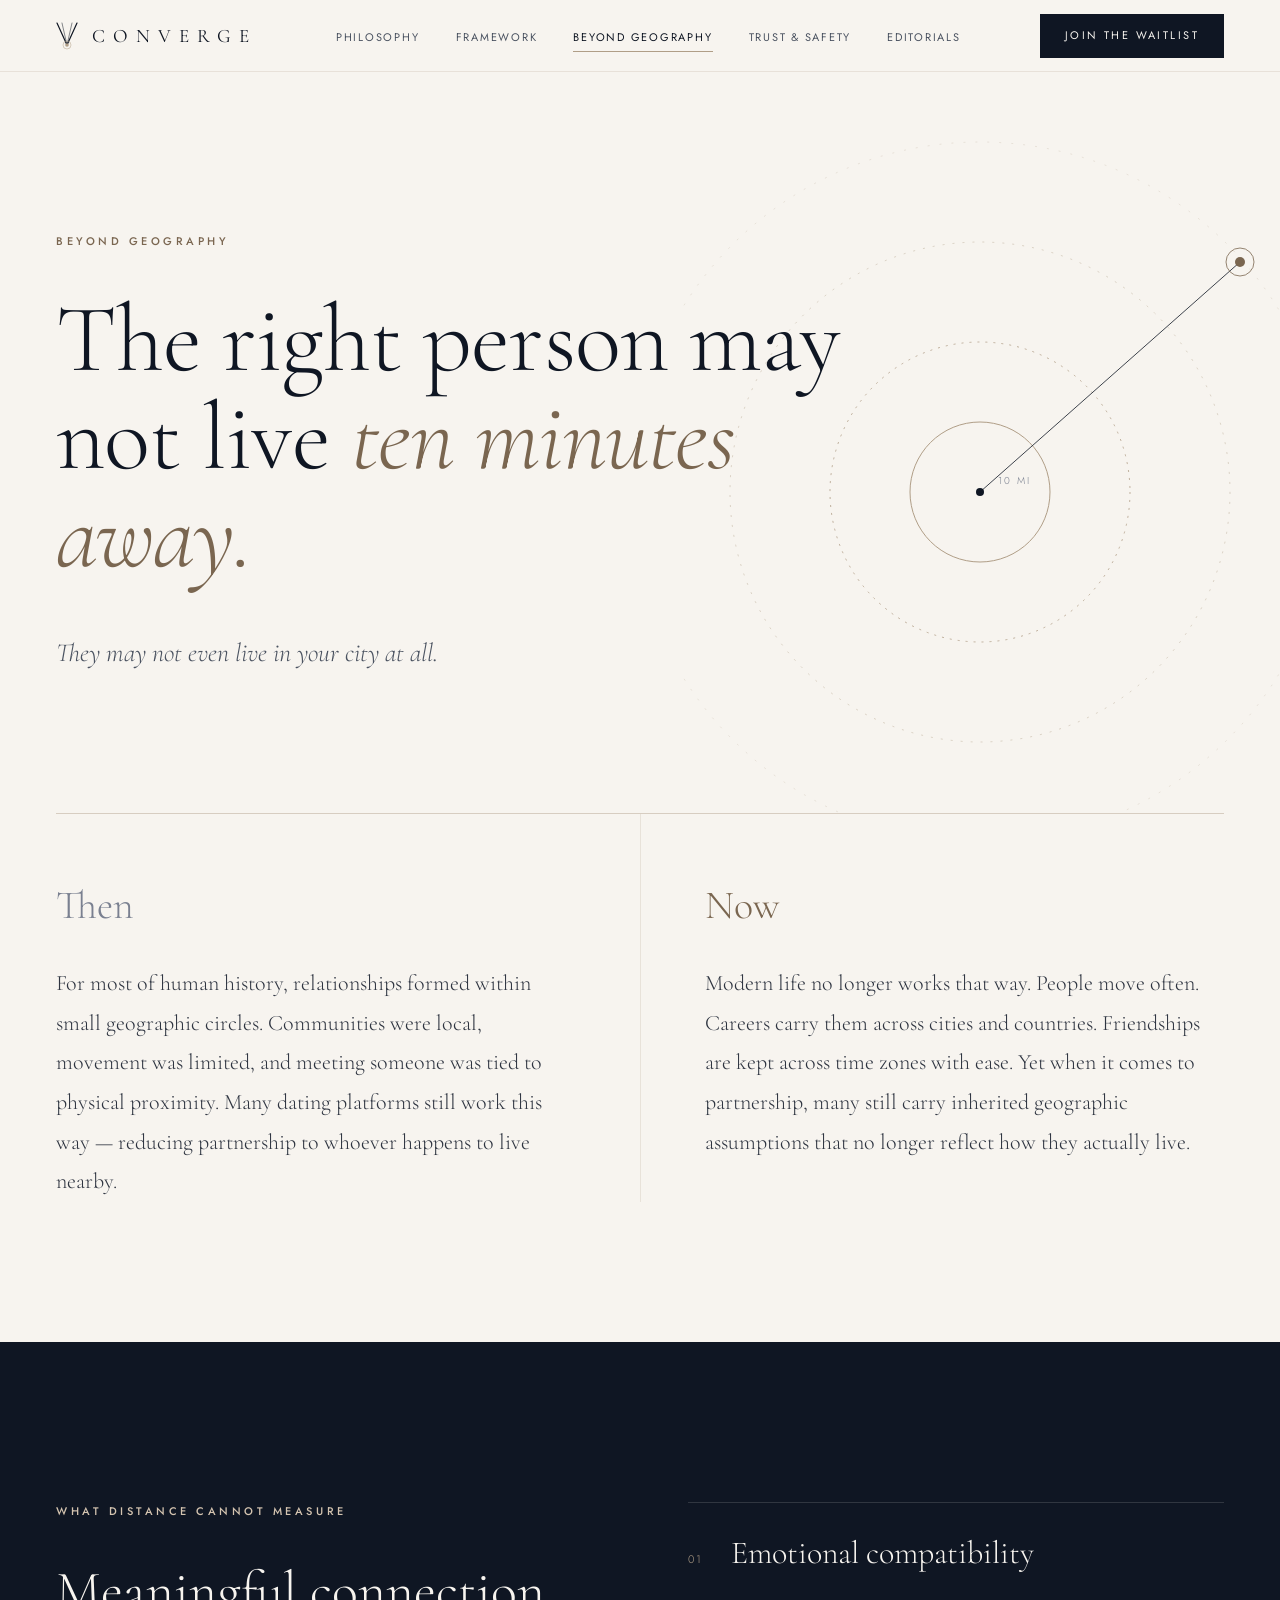
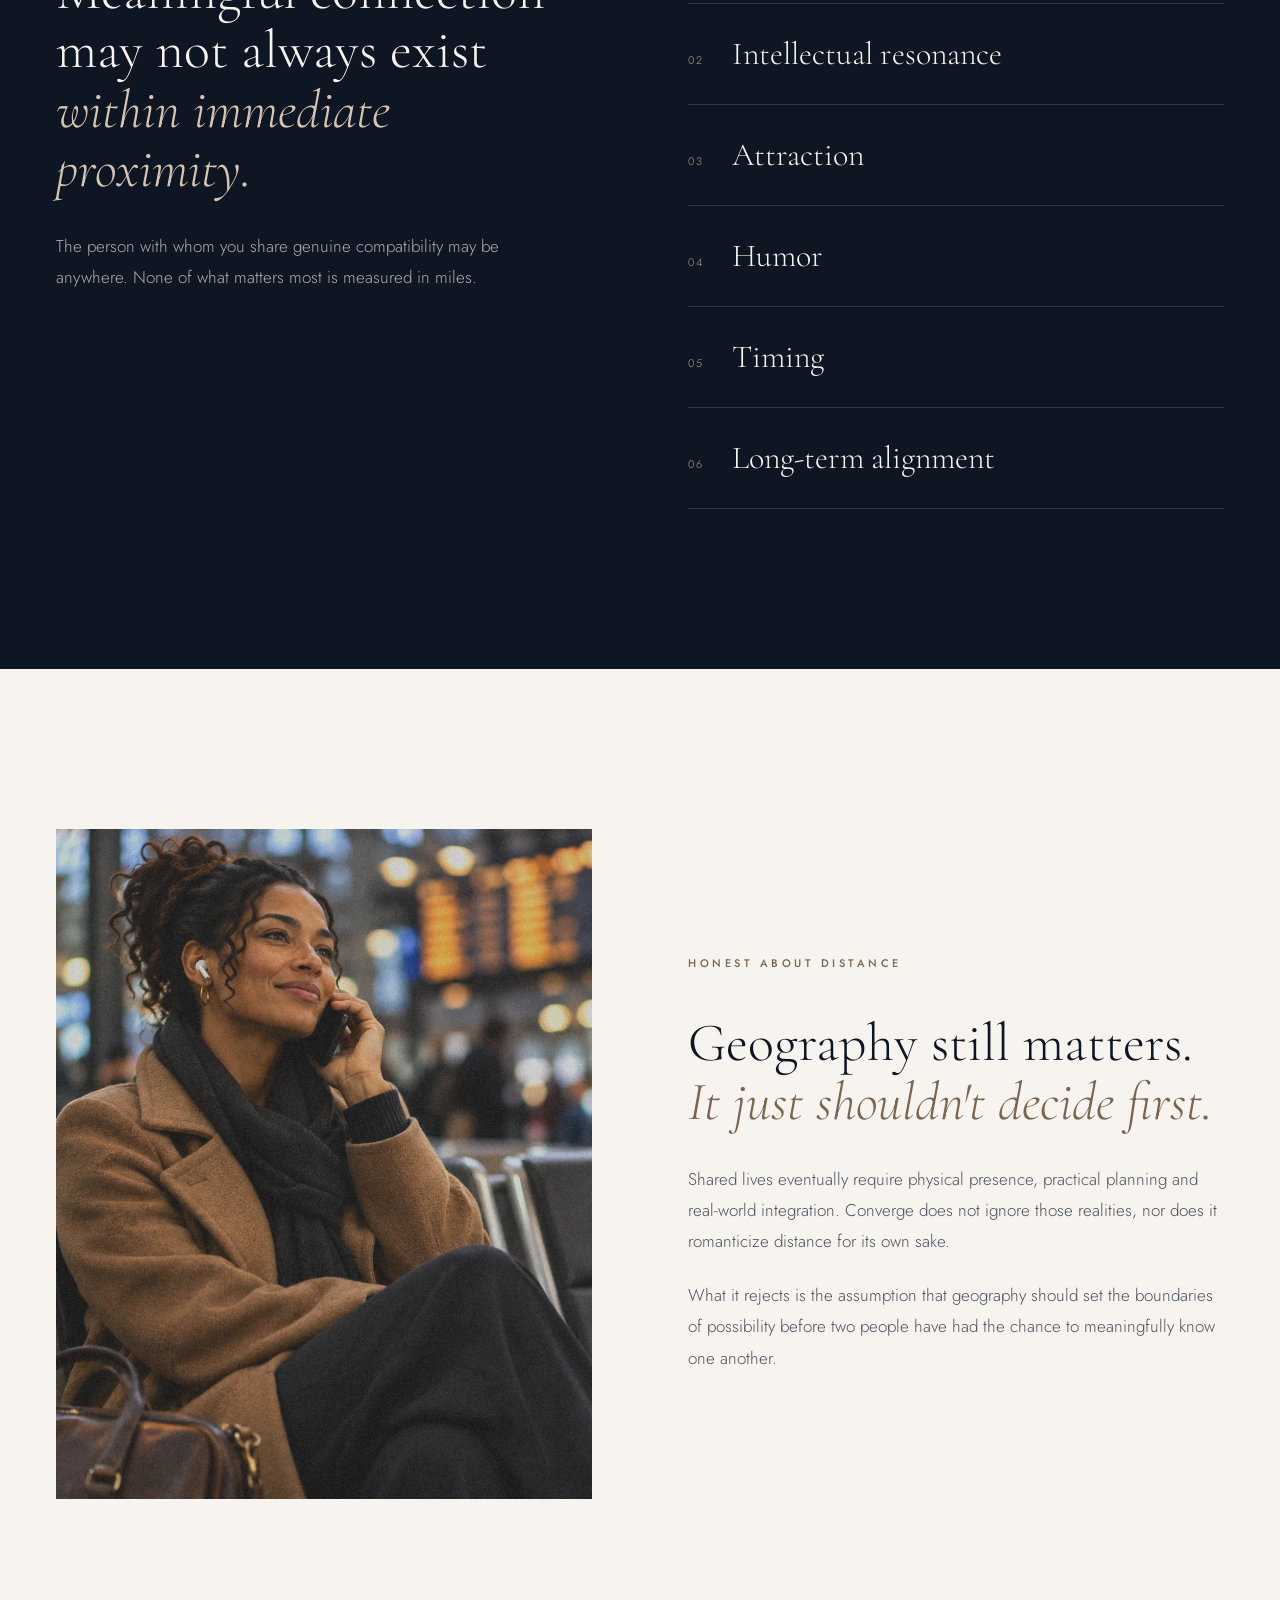
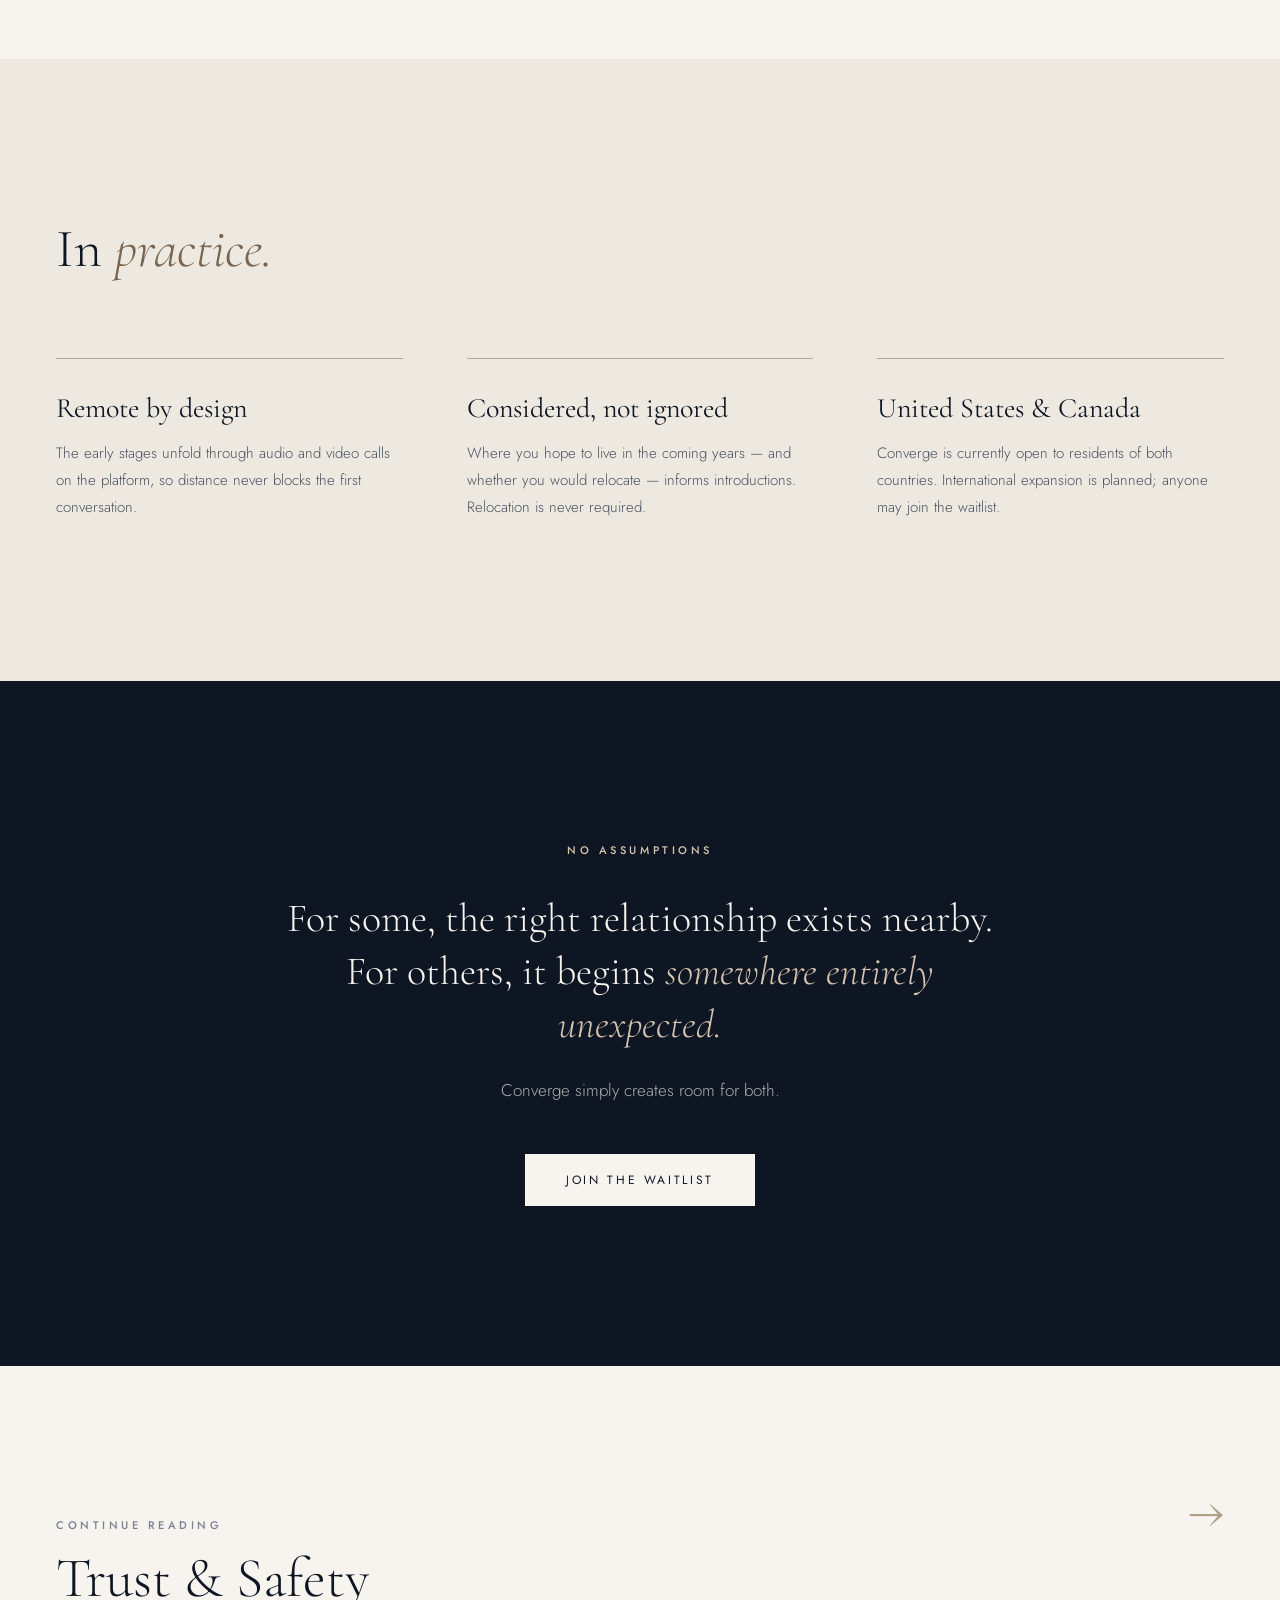
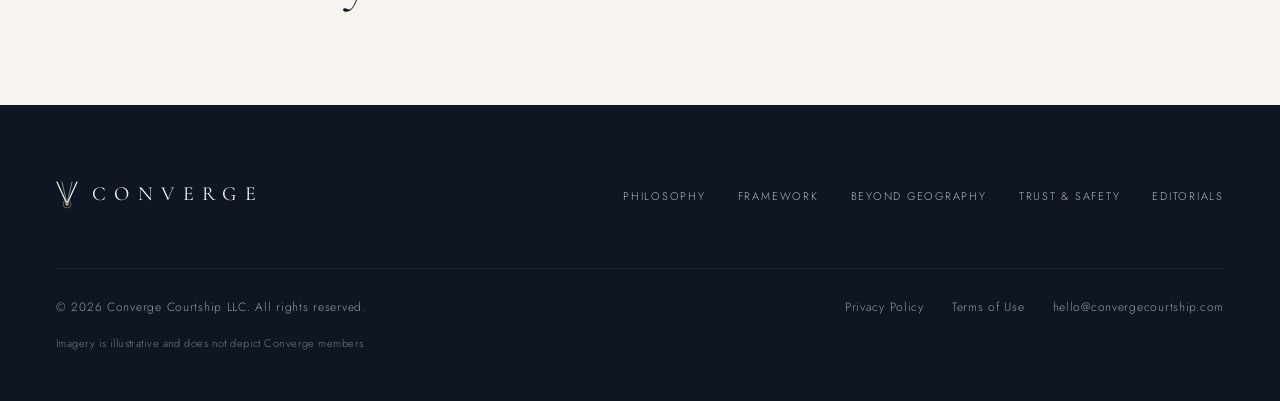
<file: beyond-geography.html>
<!DOCTYPE html>
<html lang="en">
<head>
  <meta charset="UTF-8"/>
  <meta name="viewport" content="width=device-width, initial-scale=1.0"/>
  <title>Beyond Geography | Converge</title>
  <meta name="description" content="The right person may not live ten minutes away. How Converge approaches distance, relocation and compatibility."/>
  <meta property="og:title" content="Beyond Geography | Converge"/>
  <meta property="og:description" content="The right person may not live ten minutes away. How Converge approaches distance, relocation and compatibility."/>
  <meta property="og:type" content="website"/>
  <meta name="theme-color" content="#f7f4ef"/>
  <link rel="icon" href="favicon.svg" type="image/svg+xml"/>
  <link rel="preconnect" href="https://fonts.googleapis.com"/>
  <link rel="preconnect" href="https://fonts.gstatic.com" crossorigin/>
  <link href="https://fonts.googleapis.com/css2?family=Cormorant+Garamond:ital,wght@0,300;0,400;0,500;1,300;1,400&amp;family=Jost:wght@300;400;500&amp;display=swap" rel="stylesheet"/>
  <link rel="stylesheet" href="css/styles.css"/>
</head>
<body>

  <a class="sr-only" href="#main">Skip to content</a>
  <header class="site-nav pad">
    <a href="index.html" class="logo" aria-label="Converge home"><svg viewBox="0 0 44 56" fill="none" aria-hidden="true"><line x1="2" y1="2" x2="22" y2="46" stroke="currentColor" stroke-width="2.4" stroke-linecap="round"/><line x1="42" y1="2" x2="22" y2="46" stroke="currentColor" stroke-width="2.4" stroke-linecap="round"/><line x1="12" y1="2" x2="22" y2="46" stroke="currentColor" stroke-width="1" stroke-linecap="round"/><line x1="32" y1="2" x2="22" y2="46" stroke="currentColor" stroke-width="1" stroke-linecap="round"/><circle cx="22" cy="46" r="3.6" fill="#b09e87"/><circle cx="22" cy="46" r="8" stroke="#b09e87" stroke-width="1"/></svg><span>CONVERGE</span></a>
    <nav aria-label="Primary">
      <ul class="nav-links">
      <li><a href="philosophy.html">Philosophy</a></li>
      <li><a href="framework.html">Framework</a></li>
      <li><a href="beyond-geography.html" aria-current="page">Beyond Geography</a></li>
      <li><a href="trust-and-safety.html">Trust &amp; Safety</a></li>
      <li><a href="editorials.html">Editorials</a></li>
      </ul>
    </nav>
    <div class="nav-right">
      <a href="waitlist.html" class="btn btn--dark nav-cta">Join the Waitlist</a>
      <button class="nav-toggle" id="nav-toggle" aria-label="Open menu" aria-expanded="false" aria-controls="mobile-menu">
        <span></span><span></span><span></span>
      </button>
    </div>
  </header>
  <div class="mobile-menu" id="mobile-menu">
    <ul>
      <li><a href="philosophy.html">Philosophy</a></li>
      <li><a href="framework.html">Framework</a></li>
      <li><a href="beyond-geography.html" aria-current="page">Beyond Geography</a></li>
      <li><a href="trust-and-safety.html">Trust &amp; Safety</a></li>
      <li><a href="editorials.html">Editorials</a></li>
      <li><a href="waitlist.html">Join the Waitlist</a></li>
    </ul>
  </div>

  <main id="main">

    <section class="page-hero pad" style="position: relative; overflow: hidden; padding-bottom: 140px">
      <svg class="radius-art" viewBox="0 0 720 720" fill="none" aria-hidden="true">
        <circle cx="300" cy="380" r="70" stroke="#b09e87" stroke-width="1"/>
        <circle cx="300" cy="380" r="150" stroke="#b09e87" stroke-width="0.8" stroke-dasharray="2 6"/>
        <circle cx="300" cy="380" r="250" stroke="#b09e87" stroke-width="0.6" stroke-dasharray="2 8" opacity="0.7"/>
        <circle cx="300" cy="380" r="350" stroke="#b09e87" stroke-width="0.5" stroke-dasharray="2 10" opacity="0.45"/>
        <circle cx="300" cy="380" r="4" fill="#0f1623"/>
        <line x1="300" y1="380" x2="560" y2="150" stroke="#0f1623" stroke-width="0.8"/>
        <circle cx="560" cy="150" r="5" fill="#7a6650"/>
        <circle cx="560" cy="150" r="14" stroke="#7a6650" stroke-width="0.8"/>
        <text x="318" y="372" font-family="Jost, sans-serif" font-size="10" letter-spacing="2" fill="#7a8090">10 MI</text>
      </svg>
      <div class="wrap" style="position: relative">
        <p class="eyebrow fade-up">Beyond Geography</p>
        <h1 class="display fade-up d1" style="max-width: 820px; margin-bottom: 48px">The right person may not live <em>ten minutes away.</em></h1>
        <p class="lede fade-up d2" style="max-width: 520px; font-size: 26px">They may not even live in your city at all.</p>
      </div>
    </section>

    <section class="pad" style="padding-bottom: 140px">
      <div class="wrap then-now">
        <div>
          <p class="word">Then</p>
          <p>For most of human history, relationships formed within small geographic circles. Communities were local, movement was limited, and meeting someone was tied to physical proximity. Many dating platforms still work this way — reducing partnership to whoever happens to live nearby.</p>
        </div>
        <div>
          <p class="word">Now</p>
          <p>Modern life no longer works that way. People move often. Careers carry them across cities and countries. Friendships are kept across time zones with ease. Yet when it comes to partnership, many still carry inherited geographic assumptions that no longer reflect how they actually live.</p>
        </div>
      </div>
    </section>

    <section class="section navy pad">
      <div class="wrap split split--start">
        <div>
          <p class="eyebrow">What Distance Cannot Measure</p>
          <h2 class="h2">Meaningful connection may not always exist <em>within immediate proximity.</em></h2>
          <p class="body" style="max-width: 480px">The person with whom you share genuine compatibility may be anywhere. None of what matters most is measured in miles.</p>
        </div>
        <ul class="measure-list">
          <li><span>01</span>Emotional compatibility</li>
          <li><span>02</span>Intellectual resonance</li>
          <li><span>03</span>Attraction</li>
          <li><span>04</span>Humor</li>
          <li><span>05</span>Timing</li>
          <li><span>06</span>Long-term alignment</li>
        </ul>
      </div>
    </section>

    <section class="section pad">
      <div class="wrap split">
        <img class="media r-4-5" src="images/station-call.webp" width="1199" height="1312" loading="lazy" style="object-position: center 30%"
             alt="A woman in a camel coat smiles during a phone call in a busy station waiting area"/>
        <div>
          <p class="eyebrow">Honest About Distance</p>
          <h2 class="h2">Geography still matters. <em>It just shouldn't decide first.</em></h2>
          <p class="body">Shared lives eventually require physical presence, practical planning and real-world integration. Converge does not ignore those realities, nor does it romanticize distance for its own sake.</p>
          <p class="body">What it rejects is the assumption that geography should set the boundaries of possibility before two people have had the chance to meaningfully know one another.</p>
        </div>
      </div>
    </section>

    <section class="section tint pad">
      <div class="wrap">
        <h2 class="h2" style="margin-bottom: 80px">In <em>practice.</em></h2>
        <div class="trio">
          <div><h3 class="h3">Remote by design</h3><p class="small">The early stages unfold through audio and video calls on the platform, so distance never blocks the first conversation.</p></div>
          <div><h3 class="h3">Considered, not ignored</h3><p class="small">Where you hope to live in the coming years — and whether you would relocate — informs introductions. Relocation is never required.</p></div>
          <div><h3 class="h3">United States &amp; Canada</h3><p class="small">Converge is currently open to residents of both countries. International expansion is planned; anyone may join the waitlist.</p></div>
        </div>
      </div>
    </section>

    <section class="section navy pad center">
      <div class="narrow" style="display: flex; flex-direction: column; align-items: center">
        <p class="eyebrow" style="margin-bottom: 32px">No Assumptions</p>
        <p class="statement" style="margin-bottom: 24px">For some, the right relationship exists nearby. For others, it begins <em>somewhere entirely unexpected.</em></p>
        <p class="body" style="margin-bottom: 48px">Converge simply creates room for both.</p>
        <a class="btn btn--light" href="waitlist.html">Join the Waitlist</a>
      </div>
    </section>

    <section class="section--tight pad">
      <div class="wrap">
        <a class="next-link" href="trust-and-safety.html">
          <span><span class="meta">Continue reading</span><strong>Trust &amp; Safety</strong></span>
          <span class="arrow" aria-hidden="true">→</span>
        </a>
      </div>
    </section>

  </main>

  <footer class="site-footer pad">
    <div class="wrap">
      <div class="footer-top">
        <a href="index.html" class="logo" aria-label="Converge home"><svg viewBox="0 0 44 56" fill="none" aria-hidden="true"><line x1="2" y1="2" x2="22" y2="46" stroke="currentColor" stroke-width="2.4" stroke-linecap="round"/><line x1="42" y1="2" x2="22" y2="46" stroke="currentColor" stroke-width="2.4" stroke-linecap="round"/><line x1="12" y1="2" x2="22" y2="46" stroke="currentColor" stroke-width="1" stroke-linecap="round"/><line x1="32" y1="2" x2="22" y2="46" stroke="currentColor" stroke-width="1" stroke-linecap="round"/><circle cx="22" cy="46" r="3.6" fill="#b09e87"/><circle cx="22" cy="46" r="8" stroke="#b09e87" stroke-width="1"/></svg><span>CONVERGE</span></a>
        <ul class="footer-nav">
        <li><a href="philosophy.html">Philosophy</a></li>
        <li><a href="framework.html">Framework</a></li>
        <li><a href="beyond-geography.html">Beyond Geography</a></li>
        <li><a href="trust-and-safety.html">Trust &amp; Safety</a></li>
        <li><a href="editorials.html">Editorials</a></li>
        </ul>
      </div>
      <div class="footer-bottom">
        <span>&copy; 2026 Converge Courtship LLC. All rights reserved.</span>
        <span class="footer-legal">
          <a href="#">Privacy Policy</a>
          <a href="#">Terms of Use</a>
          <a href="mailto:hello@convergecourtship.com">hello@convergecourtship.com</a>
        </span>
      </div>
      <p class="footer-note">Imagery is illustrative and does not depict Converge members.</p>
    </div>
  </footer>

  <script src="js/script.js"></script>
</body>
</html>
</file>
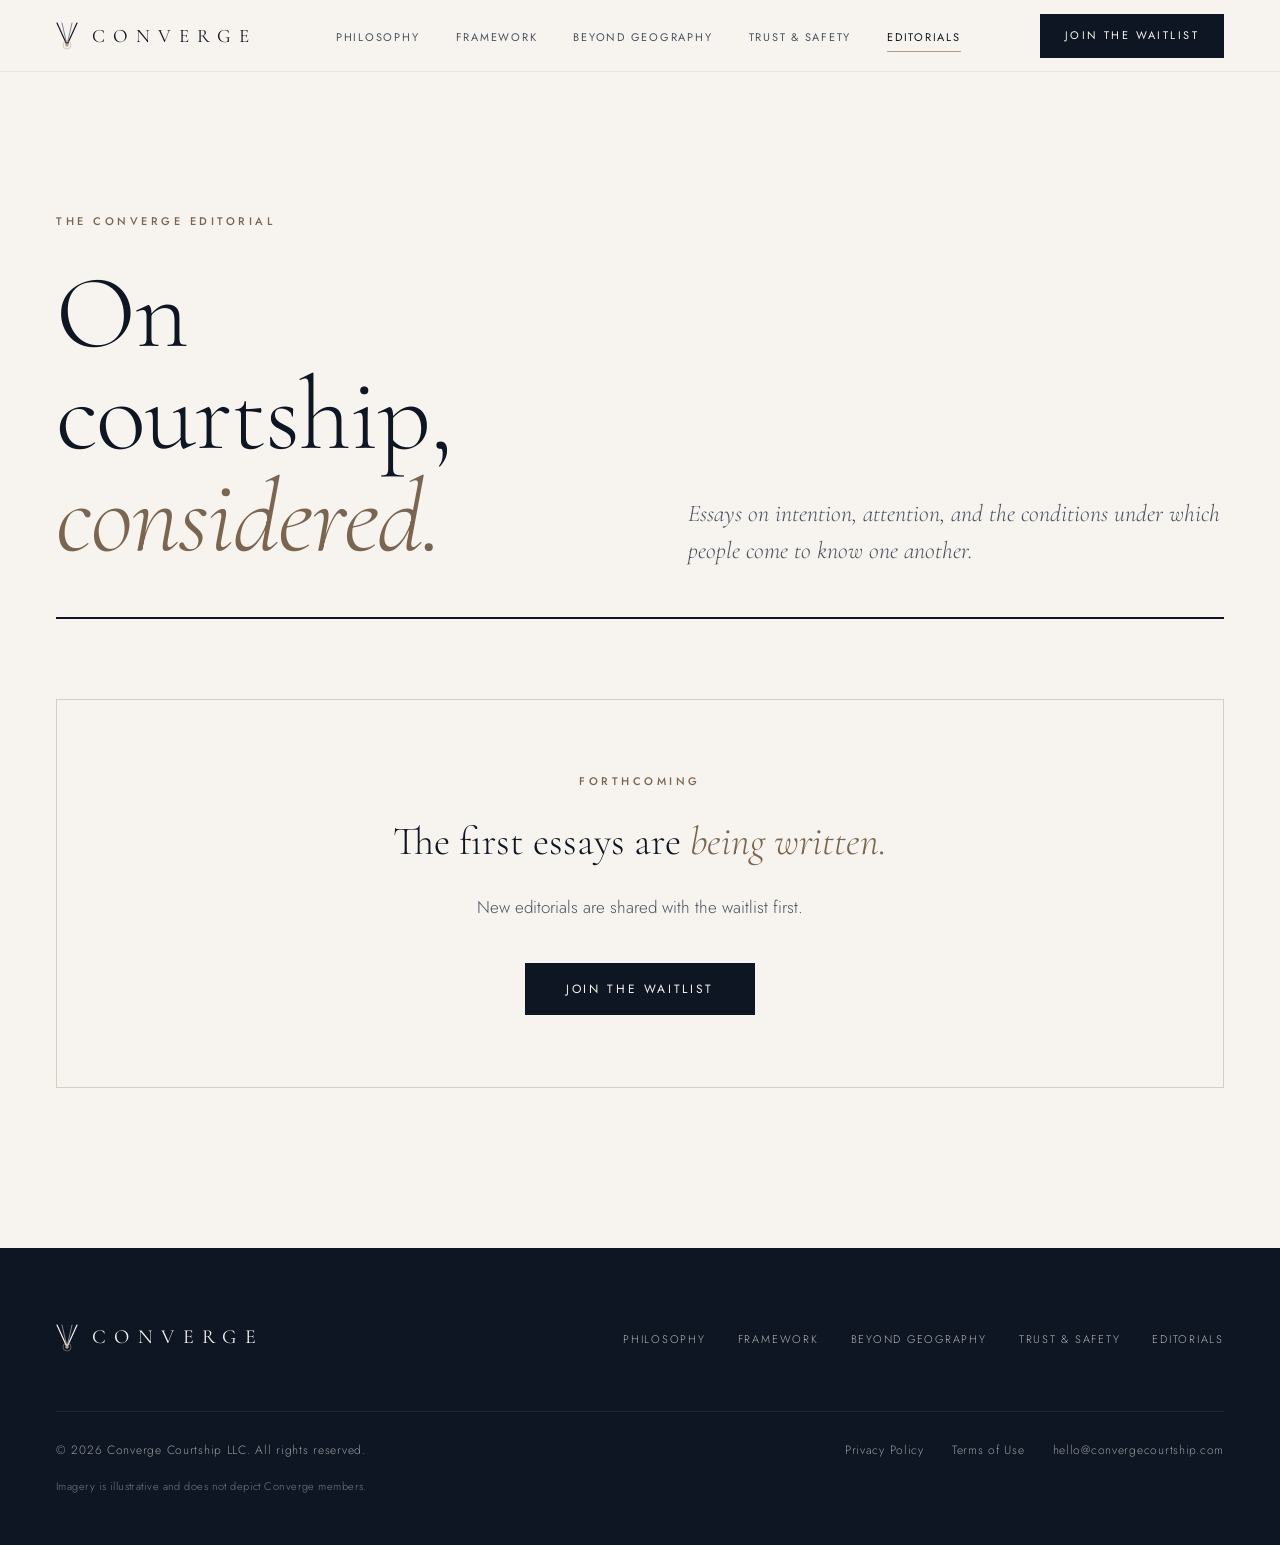
<file: editorials.html>
<!DOCTYPE html>
<html lang="en">
<head>
  <meta charset="UTF-8"/>
  <meta name="viewport" content="width=device-width, initial-scale=1.0"/>
  <title>Editorials | Converge</title>
  <meta name="description" content="Essays from The Converge Team on intention, attention and the conditions under which people come to know one another."/>
  <meta property="og:title" content="Editorials | Converge"/>
  <meta property="og:description" content="Essays from The Converge Team on intention, attention and the conditions under which people come to know one another."/>
  <meta property="og:type" content="website"/>
  <meta name="theme-color" content="#f7f4ef"/>
  <link rel="icon" href="favicon.svg" type="image/svg+xml"/>
  <link rel="preconnect" href="https://fonts.googleapis.com"/>
  <link rel="preconnect" href="https://fonts.gstatic.com" crossorigin/>
  <link href="https://fonts.googleapis.com/css2?family=Cormorant+Garamond:ital,wght@0,300;0,400;0,500;1,300;1,400&amp;family=Jost:wght@300;400;500&amp;display=swap" rel="stylesheet"/>
  <link rel="stylesheet" href="css/styles.css"/>
</head>
<body>

  <a class="sr-only" href="#main">Skip to content</a>
  <header class="site-nav pad">
    <a href="index.html" class="logo" aria-label="Converge home"><svg viewBox="0 0 44 56" fill="none" aria-hidden="true"><line x1="2" y1="2" x2="22" y2="46" stroke="currentColor" stroke-width="2.4" stroke-linecap="round"/><line x1="42" y1="2" x2="22" y2="46" stroke="currentColor" stroke-width="2.4" stroke-linecap="round"/><line x1="12" y1="2" x2="22" y2="46" stroke="currentColor" stroke-width="1" stroke-linecap="round"/><line x1="32" y1="2" x2="22" y2="46" stroke="currentColor" stroke-width="1" stroke-linecap="round"/><circle cx="22" cy="46" r="3.6" fill="#b09e87"/><circle cx="22" cy="46" r="8" stroke="#b09e87" stroke-width="1"/></svg><span>CONVERGE</span></a>
    <nav aria-label="Primary">
      <ul class="nav-links">
      <li><a href="philosophy.html">Philosophy</a></li>
      <li><a href="framework.html">Framework</a></li>
      <li><a href="beyond-geography.html">Beyond Geography</a></li>
      <li><a href="trust-and-safety.html">Trust &amp; Safety</a></li>
      <li><a href="editorials.html" aria-current="page">Editorials</a></li>
      </ul>
    </nav>
    <div class="nav-right">
      <a href="waitlist.html" class="btn btn--dark nav-cta">Join the Waitlist</a>
      <button class="nav-toggle" id="nav-toggle" aria-label="Open menu" aria-expanded="false" aria-controls="mobile-menu">
        <span></span><span></span><span></span>
      </button>
    </div>
  </header>
  <div class="mobile-menu" id="mobile-menu">
    <ul>
      <li><a href="philosophy.html">Philosophy</a></li>
      <li><a href="framework.html">Framework</a></li>
      <li><a href="beyond-geography.html">Beyond Geography</a></li>
      <li><a href="trust-and-safety.html">Trust &amp; Safety</a></li>
      <li><a href="editorials.html" aria-current="page">Editorials</a></li>
      <li><a href="waitlist.html">Join the Waitlist</a></li>
    </ul>
  </div>

  <main id="main">

    <section class="pad" style="padding-top: 140px; padding-bottom: 80px">
      <div class="wrap masthead">
        <div class="split split--end">
          <div>
            <p class="eyebrow fade-up" style="margin-bottom: 32px">The Converge Editorial</p>
            <h1 class="display fade-up d1">On courtship, <em>considered.</em></h1>
          </div>
          <p class="lede fade-up d2">Essays on intention, attention, and the conditions under which people come to know one another.</p>
        </div>
      </div>
    </section>

    <!-- BEFORE THE FIRST ESSAY: this note shows. Delete this whole section once you publish. -->
    <section class="pad" style="padding-bottom: 160px">
      <div class="wrap empty-state">
        <p class="eyebrow" style="margin-bottom: 24px">Forthcoming</p>
        <p class="statement" style="margin-bottom: 24px">The first essays are <em>being written.</em></p>
        <p class="body" style="max-width: 560px; margin: 0 auto 40px">New editorials are shared with the waitlist first.</p>
        <a class="btn btn--dark" href="waitlist.html">Join the Waitlist</a>
      </div>
    </section>

    <!-- FEATURED ESSAY: the newest editorial. Remove this comment line and the matching END line to show it.
    <section class="pad" style="padding-bottom: 120px">
      <div class="wrap">
        <a class="featured" href="editorials/[essay-file].html">
          <img class="media r-2-1" src="images/rainy-corner.webp" width="1536" height="1024" alt="" style="object-position: center 58%"/>
          <span class="copy">
            <span class="eyebrow" style="margin: 0">Latest · [Month Day, Year]</span>
            <span class="title">[Editorial title]</span>
            <span class="body">[A one- or two-sentence summary of the essay.]</span>
            <span class="meta">The Converge Team · [X]-minute read</span>
          </span>
        </a>
      </div>
    </section>
    END FEATURED ESSAY -->

    <!-- ARCHIVE: older essays, newest first. Copy one <a> row per essay. Remove this line and the END line to show it.
    <section class="pad" style="padding-bottom: 160px">
      <div class="wrap">
        <p class="eyebrow" style="margin-bottom: 24px; color: var(--text-muted)">All Editorials</p>
        <div class="archive">
          <a href="editorials/[essay-file].html">
            <span class="when">[Month Year]</span>
            <span><span class="title">[Editorial title]</span><span class="small">[One-line summary.]</span></span>
            <span class="len">[X] min read</span>
          </a>
        </div>
      </div>
    </section>
    END ARCHIVE -->

  </main>

  <footer class="site-footer pad">
    <div class="wrap">
      <div class="footer-top">
        <a href="index.html" class="logo" aria-label="Converge home"><svg viewBox="0 0 44 56" fill="none" aria-hidden="true"><line x1="2" y1="2" x2="22" y2="46" stroke="currentColor" stroke-width="2.4" stroke-linecap="round"/><line x1="42" y1="2" x2="22" y2="46" stroke="currentColor" stroke-width="2.4" stroke-linecap="round"/><line x1="12" y1="2" x2="22" y2="46" stroke="currentColor" stroke-width="1" stroke-linecap="round"/><line x1="32" y1="2" x2="22" y2="46" stroke="currentColor" stroke-width="1" stroke-linecap="round"/><circle cx="22" cy="46" r="3.6" fill="#b09e87"/><circle cx="22" cy="46" r="8" stroke="#b09e87" stroke-width="1"/></svg><span>CONVERGE</span></a>
        <ul class="footer-nav">
        <li><a href="philosophy.html">Philosophy</a></li>
        <li><a href="framework.html">Framework</a></li>
        <li><a href="beyond-geography.html">Beyond Geography</a></li>
        <li><a href="trust-and-safety.html">Trust &amp; Safety</a></li>
        <li><a href="editorials.html">Editorials</a></li>
        </ul>
      </div>
      <div class="footer-bottom">
        <span>&copy; 2026 Converge Courtship LLC. All rights reserved.</span>
        <span class="footer-legal">
          <a href="#">Privacy Policy</a>
          <a href="#">Terms of Use</a>
          <a href="mailto:hello@convergecourtship.com">hello@convergecourtship.com</a>
        </span>
      </div>
      <p class="footer-note">Imagery is illustrative and does not depict Converge members.</p>
    </div>
  </footer>

  <script src="js/script.js"></script>
</body>
</html>
</file>
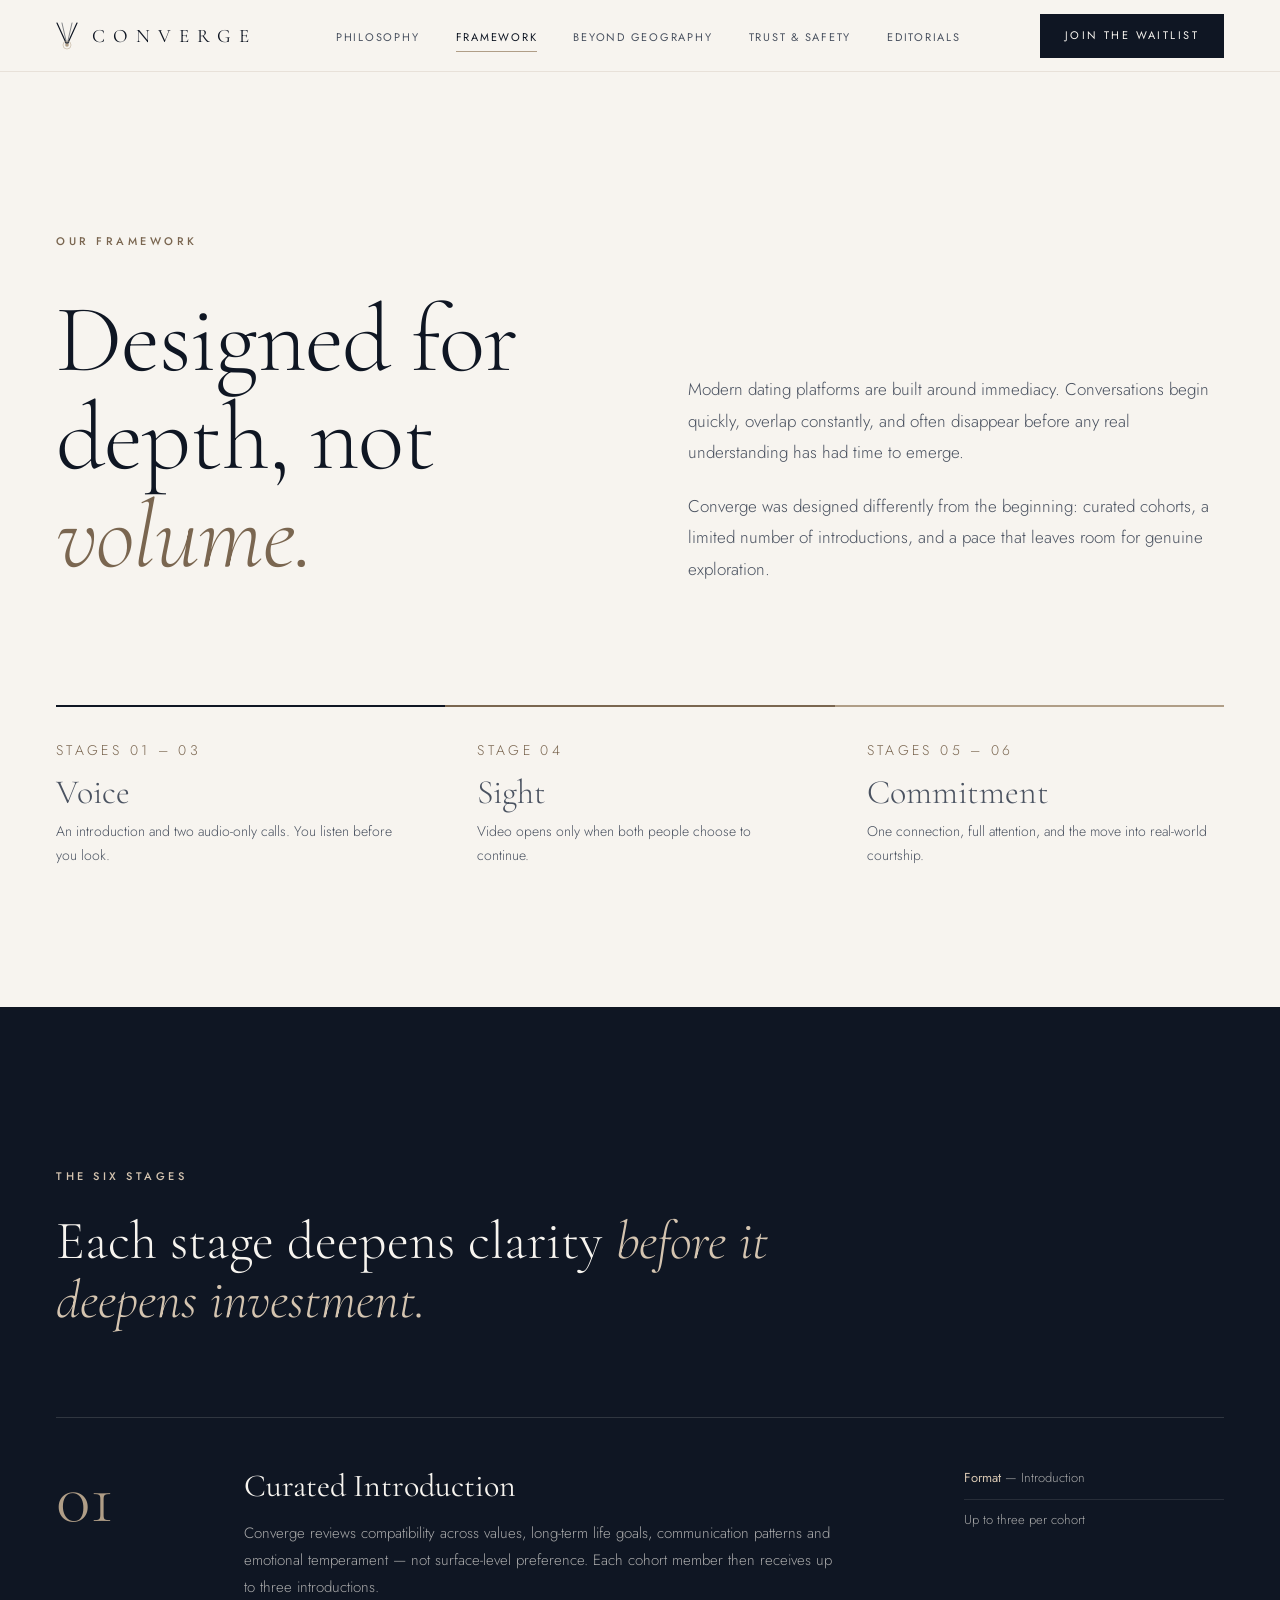
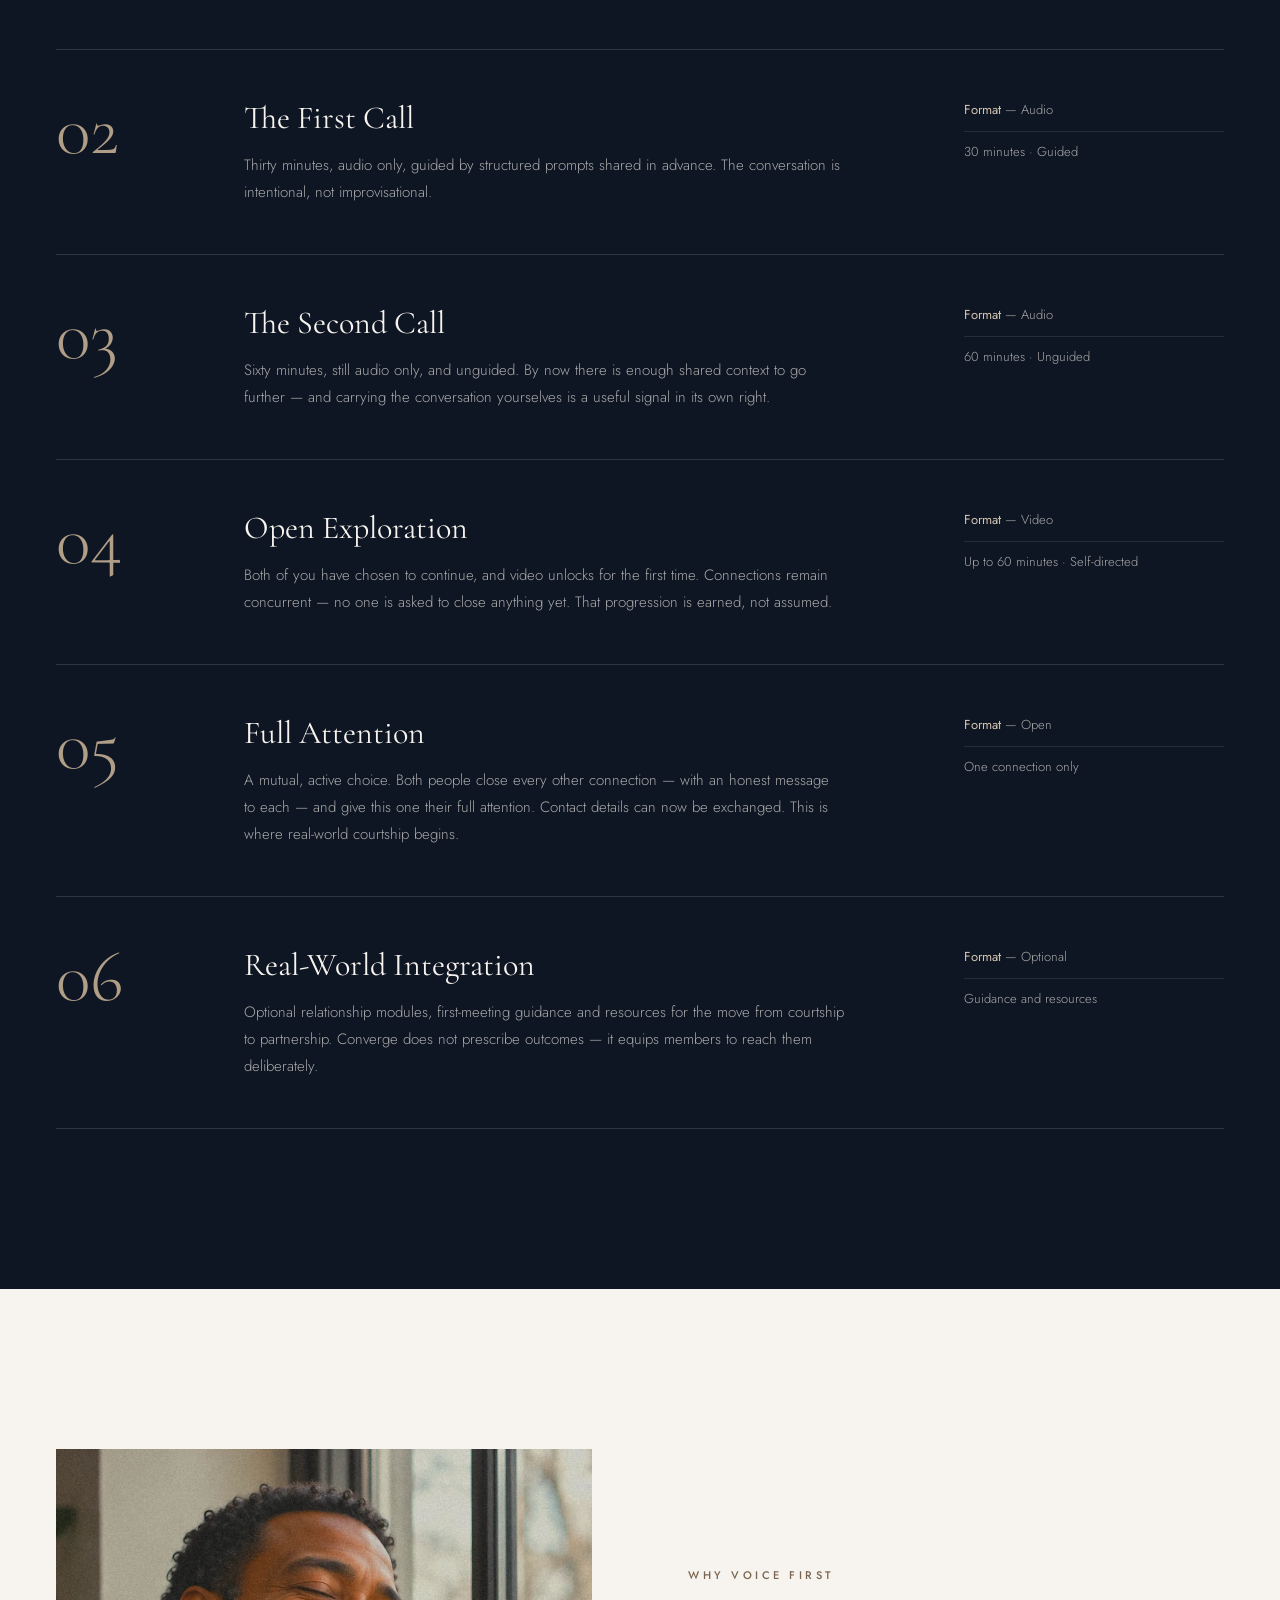
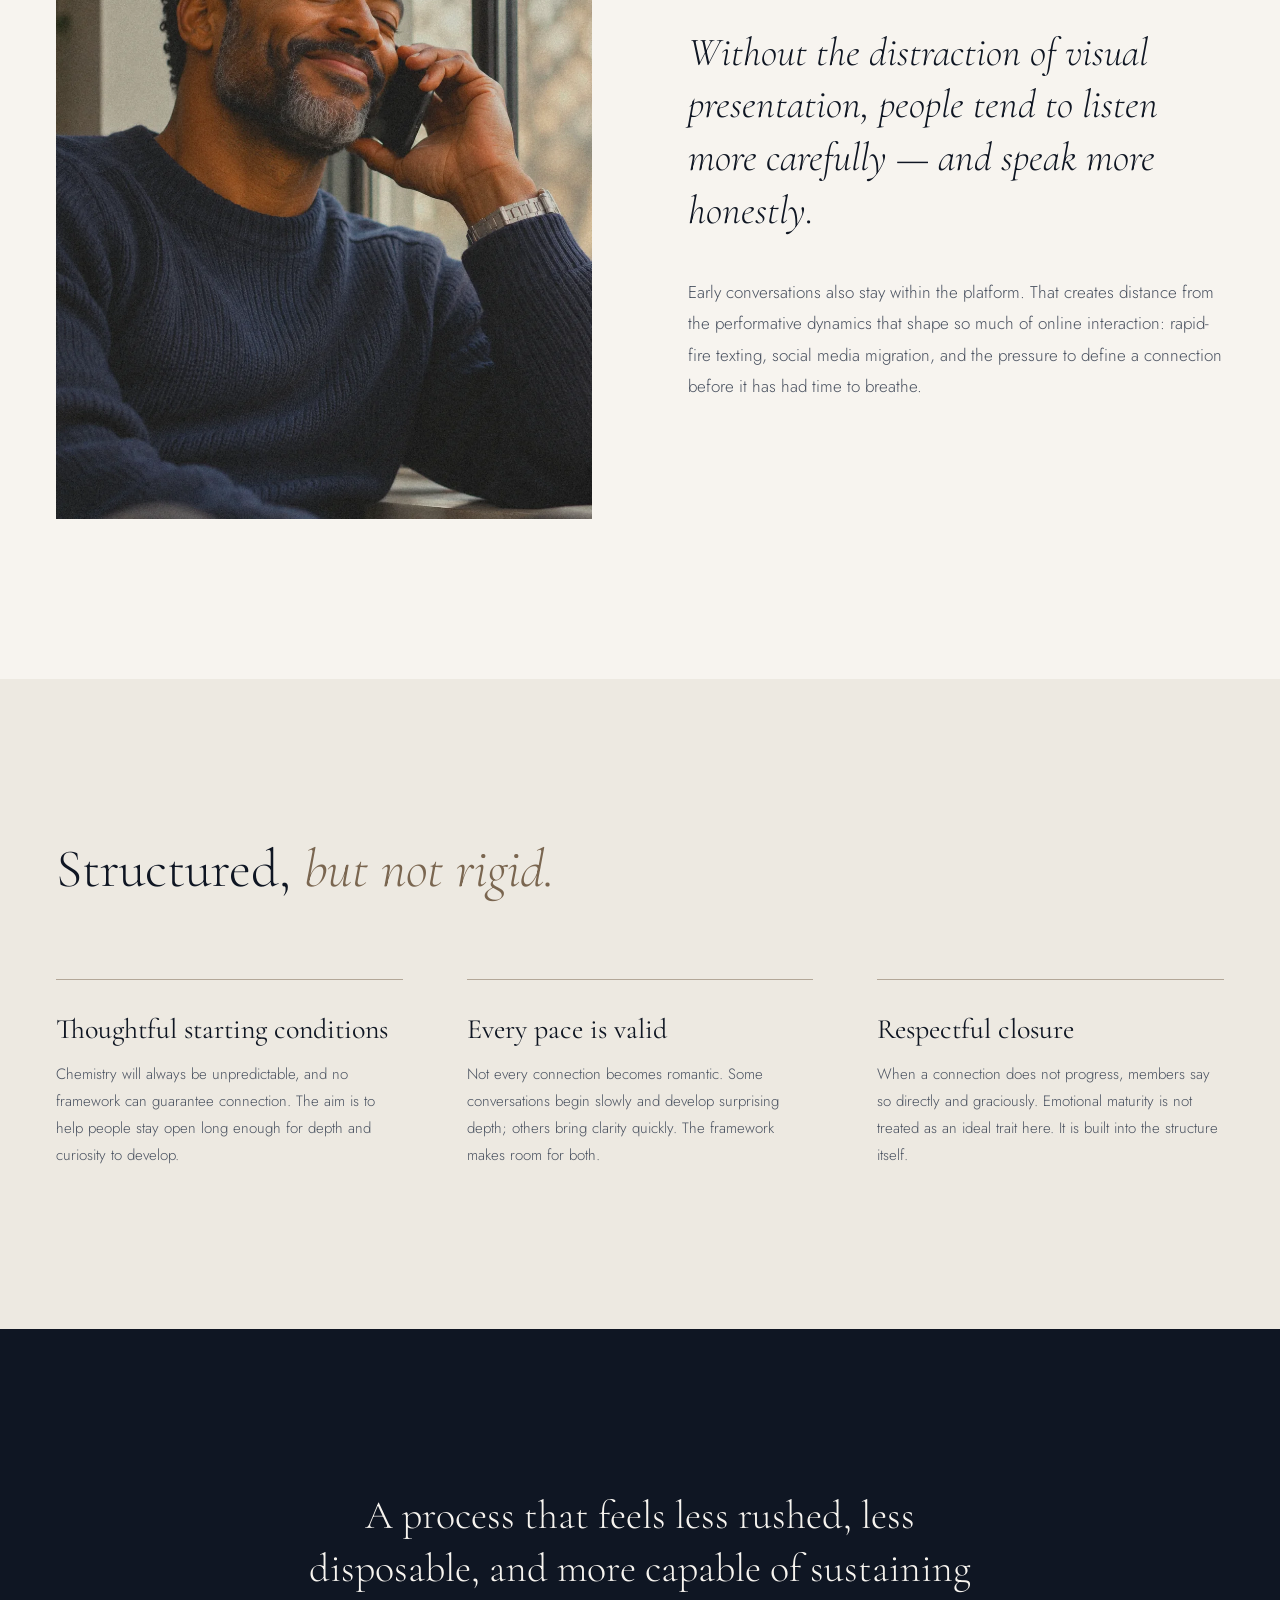
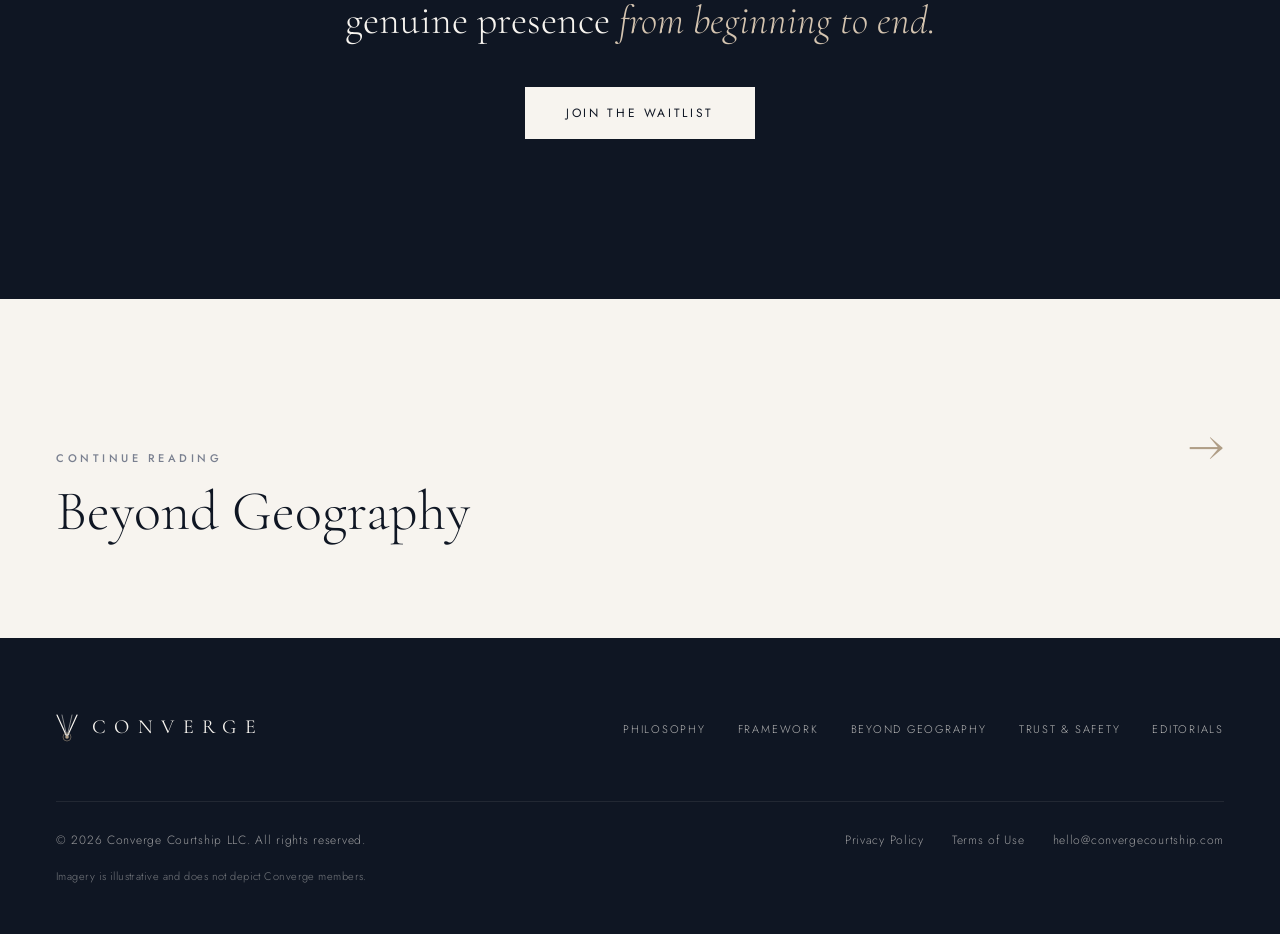
<file: framework.html>
<!DOCTYPE html>
<html lang="en">
<head>
  <meta charset="UTF-8"/>
  <meta name="viewport" content="width=device-width, initial-scale=1.0"/>
  <title>Our Framework | Converge</title>
  <meta name="description" content="Six deliberate stages, voice first. How Converge introductions, calls and Full Attention work."/>
  <meta property="og:title" content="Our Framework | Converge"/>
  <meta property="og:description" content="Six deliberate stages, voice first. How Converge introductions, calls and Full Attention work."/>
  <meta property="og:type" content="website"/>
  <meta name="theme-color" content="#f7f4ef"/>
  <link rel="icon" href="favicon.svg" type="image/svg+xml"/>
  <link rel="preconnect" href="https://fonts.googleapis.com"/>
  <link rel="preconnect" href="https://fonts.gstatic.com" crossorigin/>
  <link href="https://fonts.googleapis.com/css2?family=Cormorant+Garamond:ital,wght@0,300;0,400;0,500;1,300;1,400&amp;family=Jost:wght@300;400;500&amp;display=swap" rel="stylesheet"/>
  <link rel="stylesheet" href="css/styles.css"/>
</head>
<body>

  <a class="sr-only" href="#main">Skip to content</a>
  <header class="site-nav pad">
    <a href="index.html" class="logo" aria-label="Converge home"><svg viewBox="0 0 44 56" fill="none" aria-hidden="true"><line x1="2" y1="2" x2="22" y2="46" stroke="currentColor" stroke-width="2.4" stroke-linecap="round"/><line x1="42" y1="2" x2="22" y2="46" stroke="currentColor" stroke-width="2.4" stroke-linecap="round"/><line x1="12" y1="2" x2="22" y2="46" stroke="currentColor" stroke-width="1" stroke-linecap="round"/><line x1="32" y1="2" x2="22" y2="46" stroke="currentColor" stroke-width="1" stroke-linecap="round"/><circle cx="22" cy="46" r="3.6" fill="#b09e87"/><circle cx="22" cy="46" r="8" stroke="#b09e87" stroke-width="1"/></svg><span>CONVERGE</span></a>
    <nav aria-label="Primary">
      <ul class="nav-links">
      <li><a href="philosophy.html">Philosophy</a></li>
      <li><a href="framework.html" aria-current="page">Framework</a></li>
      <li><a href="beyond-geography.html">Beyond Geography</a></li>
      <li><a href="trust-and-safety.html">Trust &amp; Safety</a></li>
      <li><a href="editorials.html">Editorials</a></li>
      </ul>
    </nav>
    <div class="nav-right">
      <a href="waitlist.html" class="btn btn--dark nav-cta">Join the Waitlist</a>
      <button class="nav-toggle" id="nav-toggle" aria-label="Open menu" aria-expanded="false" aria-controls="mobile-menu">
        <span></span><span></span><span></span>
      </button>
    </div>
  </header>
  <div class="mobile-menu" id="mobile-menu">
    <ul>
      <li><a href="philosophy.html">Philosophy</a></li>
      <li><a href="framework.html" aria-current="page">Framework</a></li>
      <li><a href="beyond-geography.html">Beyond Geography</a></li>
      <li><a href="trust-and-safety.html">Trust &amp; Safety</a></li>
      <li><a href="editorials.html">Editorials</a></li>
      <li><a href="waitlist.html">Join the Waitlist</a></li>
    </ul>
  </div>

  <main id="main">

    <section class="page-hero pad">
      <div class="wrap split split--end">
        <div>
          <p class="eyebrow fade-up">Our Framework</p>
          <h1 class="display fade-up d1">Designed for depth, not <em>volume.</em></h1>
        </div>
        <div class="fade-up d2">
          <p class="body">Modern dating platforms are built around immediacy. Conversations begin quickly, overlap constantly, and often disappear before any real understanding has had time to emerge.</p>
          <p class="body">Converge was designed differently from the beginning: curated cohorts, a limited number of introductions, and a pace that leaves room for genuine exploration.</p>
        </div>
      </div>
    </section>

    <section class="pad" style="padding-bottom: 140px">
      <div class="wrap phases">
        <div><p class="tag">Stages 01 – 03</p><p class="name">Voice</p><p>An introduction and two audio-only calls. You listen before you look.</p></div>
        <div><p class="tag">Stage 04</p><p class="name">Sight</p><p>Video opens only when both people choose to continue.</p></div>
        <div><p class="tag">Stages 05 – 06</p><p class="name">Commitment</p><p>One connection, full attention, and the move into real-world courtship.</p></div>
      </div>
    </section>

    <section class="section navy pad">
      <div class="wrap">
        <p class="eyebrow" style="margin-bottom: 24px">The Six Stages</p>
        <h2 class="h2" style="max-width: 760px; margin-bottom: 88px">Each stage deepens clarity <em>before it deepens investment.</em></h2>
        <div class="stage-rows">
          <div class="stage-row">
            <p class="num">01</p>
            <div><h3 class="h3">Curated Introduction</h3><p class="small">Converge reviews compatibility across values, long-term life goals, communication patterns and emotional temperament — not surface-level preference. Each cohort member then receives up to three introductions.</p></div>
            <div class="stage-facts"><p><b>Format</b> — Introduction</p><p>Up to three per cohort</p></div>
          </div>
          <div class="stage-row">
            <p class="num">02</p>
            <div><h3 class="h3">The First Call</h3><p class="small">Thirty minutes, audio only, guided by structured prompts shared in advance. The conversation is intentional, not improvisational.</p></div>
            <div class="stage-facts"><p><b>Format</b> — Audio</p><p>30 minutes · Guided</p></div>
          </div>
          <div class="stage-row">
            <p class="num">03</p>
            <div><h3 class="h3">The Second Call</h3><p class="small">Sixty minutes, still audio only, and unguided. By now there is enough shared context to go further — and carrying the conversation yourselves is a useful signal in its own right.</p></div>
            <div class="stage-facts"><p><b>Format</b> — Audio</p><p>60 minutes · Unguided</p></div>
          </div>
          <div class="stage-row">
            <p class="num">04</p>
            <div><h3 class="h3">Open Exploration</h3><p class="small">Both of you have chosen to continue, and video unlocks for the first time. Connections remain concurrent — no one is asked to close anything yet. That progression is earned, not assumed.</p></div>
            <div class="stage-facts"><p><b>Format</b> — Video</p><p>Up to 60 minutes · Self-directed</p></div>
          </div>
          <div class="stage-row">
            <p class="num">05</p>
            <div><h3 class="h3">Full Attention</h3><p class="small">A mutual, active choice. Both people close every other connection — with an honest message to each — and give this one their full attention. Contact details can now be exchanged. This is where real-world courtship begins.</p></div>
            <div class="stage-facts"><p><b>Format</b> — Open</p><p>One connection only</p></div>
          </div>
          <div class="stage-row">
            <p class="num">06</p>
            <div><h3 class="h3">Real-World Integration</h3><p class="small">Optional relationship modules, first-meeting guidance and resources for the move from courtship to partnership. Converge does not prescribe outcomes — it equips members to reach them deliberately.</p></div>
            <div class="stage-facts"><p><b>Format</b> — Optional</p><p>Guidance and resources</p></div>
          </div>
        </div>
      </div>
    </section>

    <section class="section pad">
      <div class="wrap split">
        <img class="media r-4-5" src="images/window-call.webp" width="1199" height="1312" loading="lazy" style="object-position: 55% center"
             alt="A man by a window smiles with his eyes closed as he listens on a phone call"/>
        <div>
          <p class="eyebrow">Why Voice First</p>
          <p class="statement" style="font-style: italic; margin-bottom: 40px">Without the distraction of visual presentation, people tend to listen more carefully — and speak more honestly.</p>
          <p class="body">Early conversations also stay within the platform. That creates distance from the performative dynamics that shape so much of online interaction: rapid-fire texting, social media migration, and the pressure to define a connection before it has had time to breathe.</p>
        </div>
      </div>
    </section>

    <section class="section tint pad">
      <div class="wrap">
        <h2 class="h2" style="max-width: 760px; margin-bottom: 80px">Structured, <em>but not rigid.</em></h2>
        <div class="trio">
          <div><h3 class="h3">Thoughtful starting conditions</h3><p class="small">Chemistry will always be unpredictable, and no framework can guarantee connection. The aim is to help people stay open long enough for depth and curiosity to develop.</p></div>
          <div><h3 class="h3">Every pace is valid</h3><p class="small">Not every connection becomes romantic. Some conversations begin slowly and develop surprising depth; others bring clarity quickly. The framework makes room for both.</p></div>
          <div><h3 class="h3">Respectful closure</h3><p class="small">When a connection does not progress, members say so directly and graciously. Emotional maturity is not treated as an ideal trait here. It is built into the structure itself.</p></div>
        </div>
      </div>
    </section>

    <section class="section navy pad center">
      <div class="narrow" style="display: flex; flex-direction: column; align-items: center">
        <p class="statement" style="margin-bottom: 40px">A process that feels less rushed, less disposable, and more capable of sustaining genuine presence <em>from beginning to end.</em></p>
        <a class="btn btn--light" href="waitlist.html">Join the Waitlist</a>
      </div>
    </section>

    <section class="section--tight pad">
      <div class="wrap">
        <a class="next-link" href="beyond-geography.html">
          <span><span class="meta">Continue reading</span><strong>Beyond Geography</strong></span>
          <span class="arrow" aria-hidden="true">→</span>
        </a>
      </div>
    </section>

  </main>

  <footer class="site-footer pad">
    <div class="wrap">
      <div class="footer-top">
        <a href="index.html" class="logo" aria-label="Converge home"><svg viewBox="0 0 44 56" fill="none" aria-hidden="true"><line x1="2" y1="2" x2="22" y2="46" stroke="currentColor" stroke-width="2.4" stroke-linecap="round"/><line x1="42" y1="2" x2="22" y2="46" stroke="currentColor" stroke-width="2.4" stroke-linecap="round"/><line x1="12" y1="2" x2="22" y2="46" stroke="currentColor" stroke-width="1" stroke-linecap="round"/><line x1="32" y1="2" x2="22" y2="46" stroke="currentColor" stroke-width="1" stroke-linecap="round"/><circle cx="22" cy="46" r="3.6" fill="#b09e87"/><circle cx="22" cy="46" r="8" stroke="#b09e87" stroke-width="1"/></svg><span>CONVERGE</span></a>
        <ul class="footer-nav">
        <li><a href="philosophy.html">Philosophy</a></li>
        <li><a href="framework.html">Framework</a></li>
        <li><a href="beyond-geography.html">Beyond Geography</a></li>
        <li><a href="trust-and-safety.html">Trust &amp; Safety</a></li>
        <li><a href="editorials.html">Editorials</a></li>
        </ul>
      </div>
      <div class="footer-bottom">
        <span>&copy; 2026 Converge Courtship LLC. All rights reserved.</span>
        <span class="footer-legal">
          <a href="#">Privacy Policy</a>
          <a href="#">Terms of Use</a>
          <a href="mailto:hello@convergecourtship.com">hello@convergecourtship.com</a>
        </span>
      </div>
      <p class="footer-note">Imagery is illustrative and does not depict Converge members.</p>
    </div>
  </footer>

  <script src="js/script.js"></script>
</body>
</html>
</file>
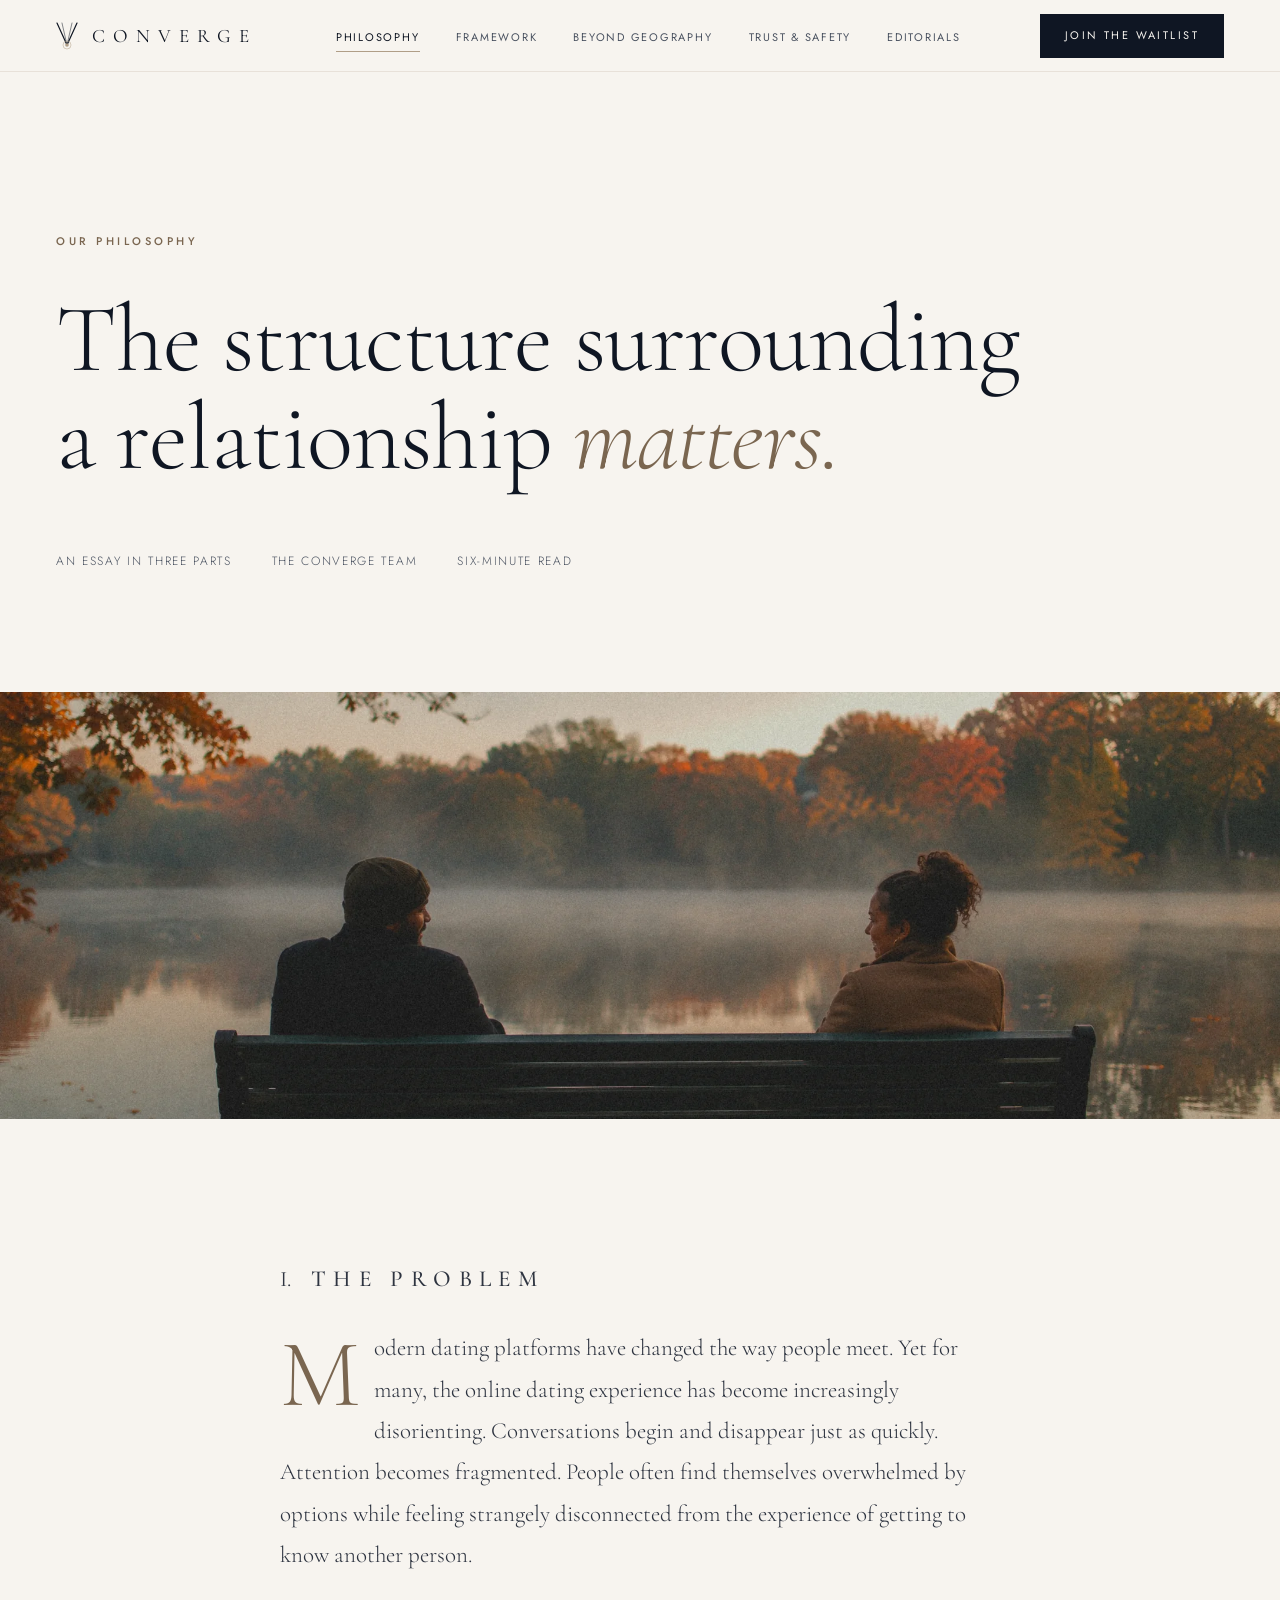
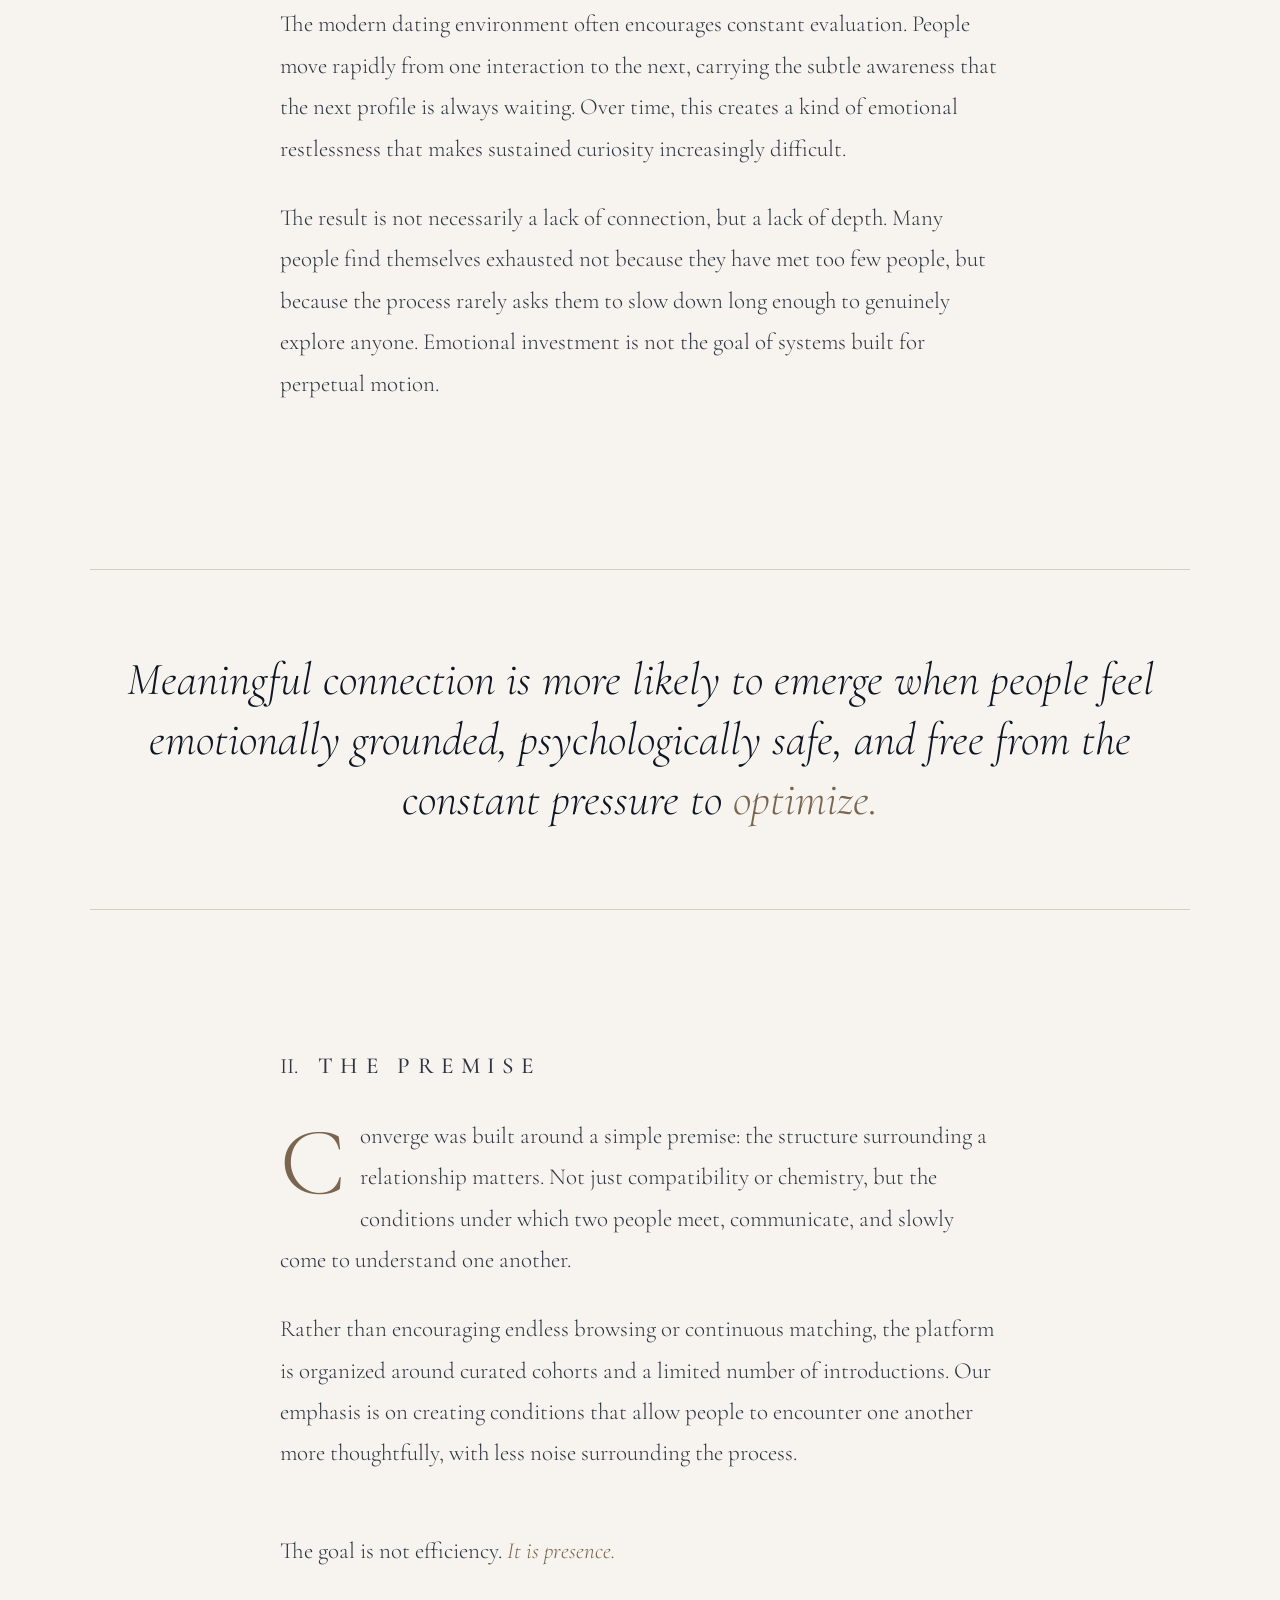
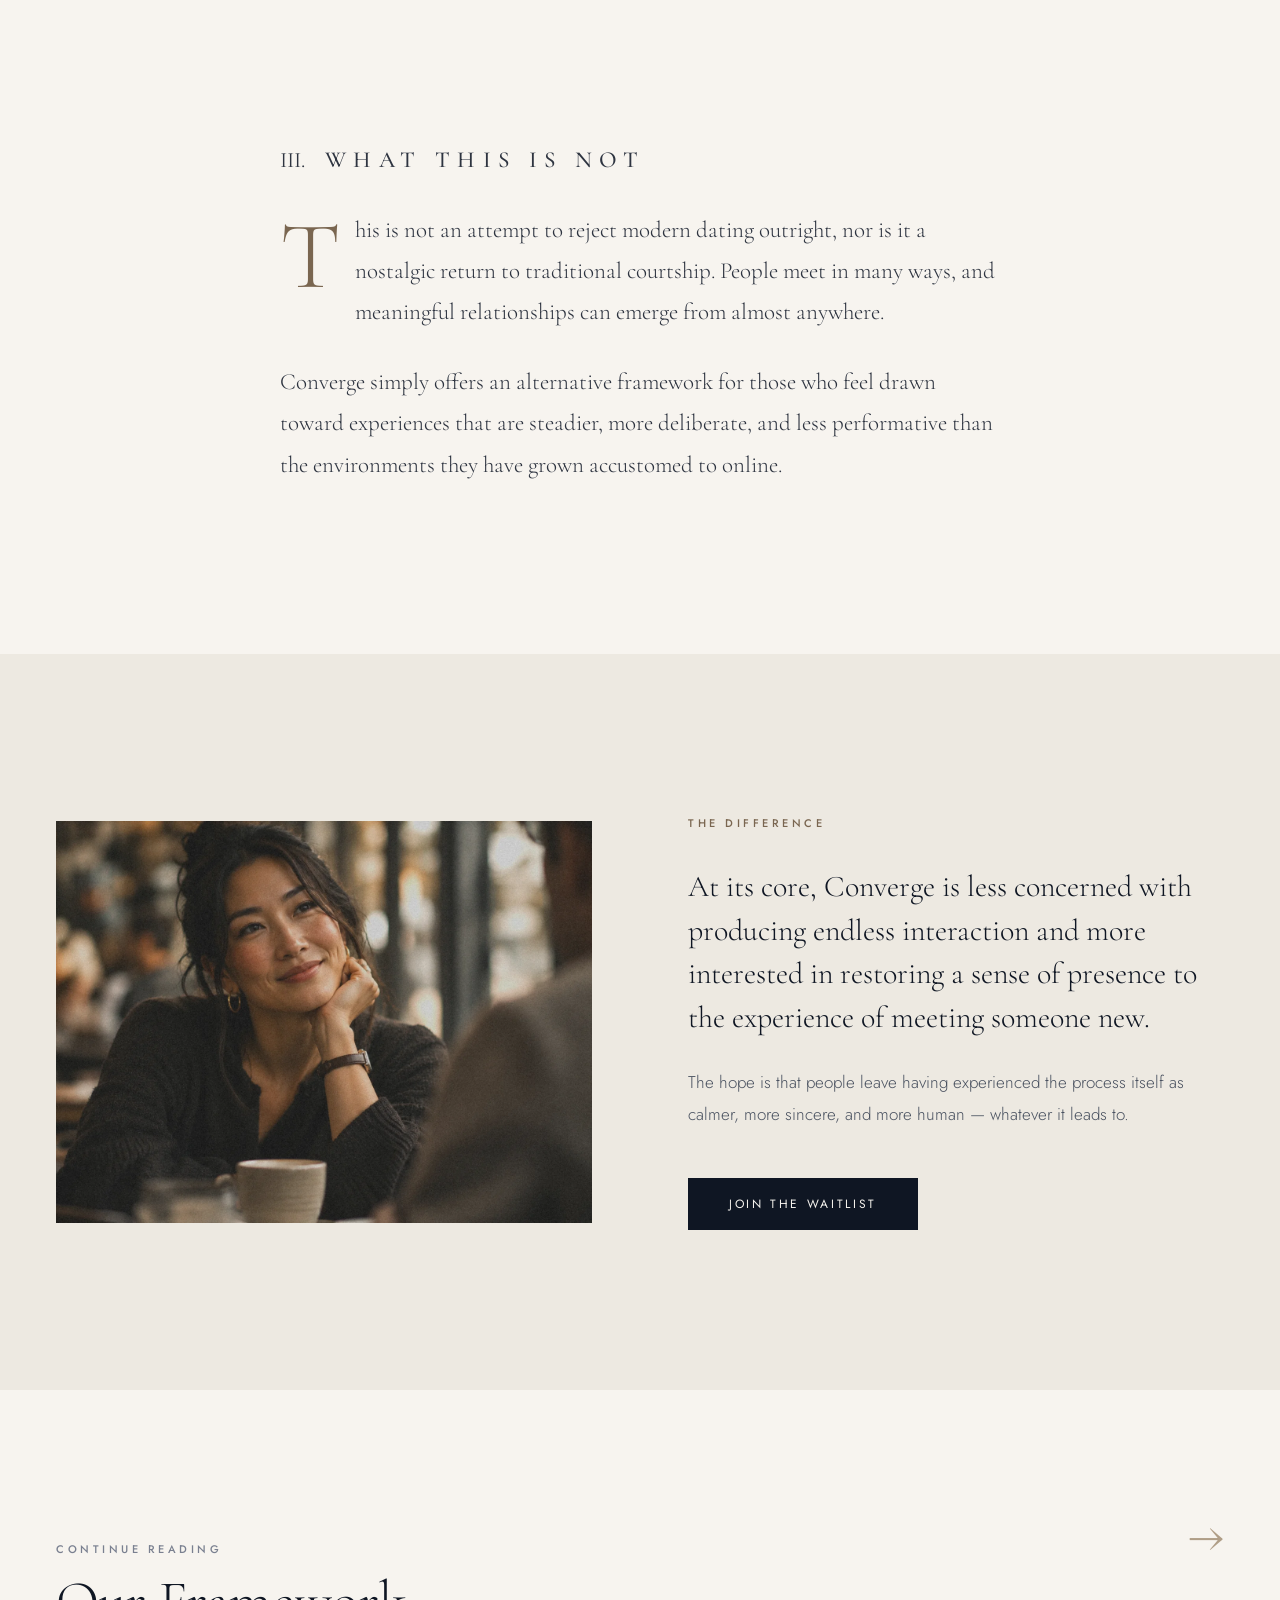
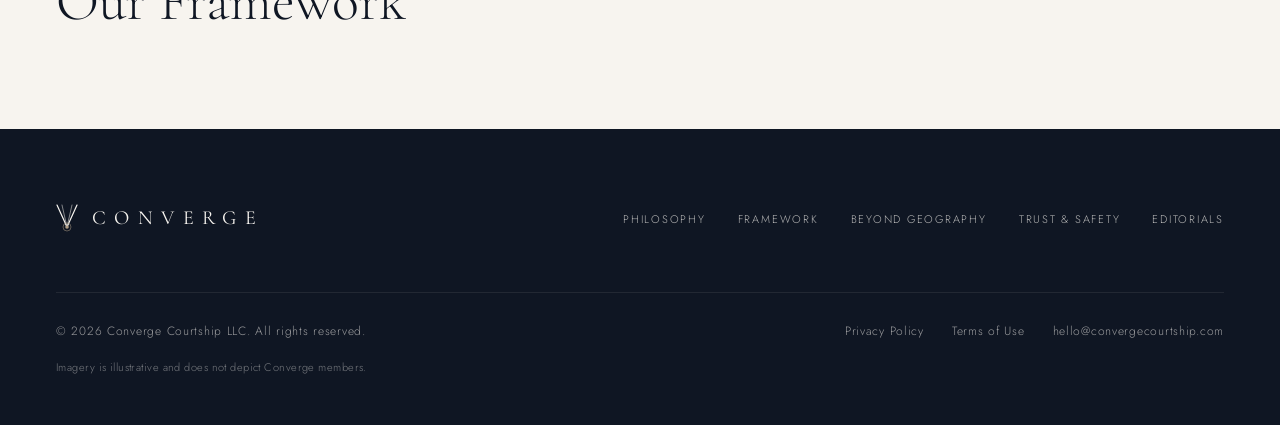
<file: philosophy.html>
<!DOCTYPE html>
<html lang="en">
<head>
  <meta charset="UTF-8"/>
  <meta name="viewport" content="width=device-width, initial-scale=1.0"/>
  <title>Our Philosophy | Converge</title>
  <meta name="description" content="The structure surrounding a relationship matters. Why Converge is built around presence, intention and a calmer way to meet."/>
  <meta property="og:title" content="Our Philosophy | Converge"/>
  <meta property="og:description" content="The structure surrounding a relationship matters. Why Converge is built around presence, intention and a calmer way to meet."/>
  <meta property="og:type" content="website"/>
  <meta name="theme-color" content="#f7f4ef"/>
  <link rel="icon" href="favicon.svg" type="image/svg+xml"/>
  <link rel="preconnect" href="https://fonts.googleapis.com"/>
  <link rel="preconnect" href="https://fonts.gstatic.com" crossorigin/>
  <link href="https://fonts.googleapis.com/css2?family=Cormorant+Garamond:ital,wght@0,300;0,400;0,500;1,300;1,400&amp;family=Jost:wght@300;400;500&amp;display=swap" rel="stylesheet"/>
  <link rel="stylesheet" href="css/styles.css"/>
</head>
<body>

  <a class="sr-only" href="#main">Skip to content</a>
  <header class="site-nav pad">
    <a href="index.html" class="logo" aria-label="Converge home"><svg viewBox="0 0 44 56" fill="none" aria-hidden="true"><line x1="2" y1="2" x2="22" y2="46" stroke="currentColor" stroke-width="2.4" stroke-linecap="round"/><line x1="42" y1="2" x2="22" y2="46" stroke="currentColor" stroke-width="2.4" stroke-linecap="round"/><line x1="12" y1="2" x2="22" y2="46" stroke="currentColor" stroke-width="1" stroke-linecap="round"/><line x1="32" y1="2" x2="22" y2="46" stroke="currentColor" stroke-width="1" stroke-linecap="round"/><circle cx="22" cy="46" r="3.6" fill="#b09e87"/><circle cx="22" cy="46" r="8" stroke="#b09e87" stroke-width="1"/></svg><span>CONVERGE</span></a>
    <nav aria-label="Primary">
      <ul class="nav-links">
      <li><a href="philosophy.html" aria-current="page">Philosophy</a></li>
      <li><a href="framework.html">Framework</a></li>
      <li><a href="beyond-geography.html">Beyond Geography</a></li>
      <li><a href="trust-and-safety.html">Trust &amp; Safety</a></li>
      <li><a href="editorials.html">Editorials</a></li>
      </ul>
    </nav>
    <div class="nav-right">
      <a href="waitlist.html" class="btn btn--dark nav-cta">Join the Waitlist</a>
      <button class="nav-toggle" id="nav-toggle" aria-label="Open menu" aria-expanded="false" aria-controls="mobile-menu">
        <span></span><span></span><span></span>
      </button>
    </div>
  </header>
  <div class="mobile-menu" id="mobile-menu">
    <ul>
      <li><a href="philosophy.html" aria-current="page">Philosophy</a></li>
      <li><a href="framework.html">Framework</a></li>
      <li><a href="beyond-geography.html">Beyond Geography</a></li>
      <li><a href="trust-and-safety.html">Trust &amp; Safety</a></li>
      <li><a href="editorials.html">Editorials</a></li>
      <li><a href="waitlist.html">Join the Waitlist</a></li>
    </ul>
  </div>

  <main id="main">

    <section class="page-hero pad">
      <div class="wrap">
        <p class="eyebrow fade-up">Our Philosophy</p>
        <h1 class="display fade-up d1">The structure surrounding a relationship <em>matters.</em></h1>
        <div class="byline-row fade-up d2">
          <span class="meta">An essay in three parts</span>
          <span class="meta">The Converge Team</span>
          <span class="meta">Six-minute read</span>
        </div>
      </div>
    </section>

    <div class="band band--3-1">
      <img src="images/lakeside-bench.webp" width="2172" height="724" style="object-position: center 60%"
           alt="Two people at either end of a bench, turned toward each other, looking out over a misty autumn lake"/>
    </div>

    <section class="pad" style="padding-top: 140px; padding-bottom: 40px">
      <div class="narrow essay">
        <p class="eyebrow part-label"><b>I.</b>The Problem</p>
        <p class="drop">Modern dating platforms have changed the way people meet. Yet for many, the online dating experience has become increasingly disorienting. Conversations begin and disappear just as quickly. Attention becomes fragmented. People often find themselves overwhelmed by options while feeling strangely disconnected from the experience of getting to know another person.</p>
        <p>The modern dating environment often encourages constant evaluation. People move rapidly from one interaction to the next, carrying the subtle awareness that the next profile is always waiting. Over time, this creates a kind of emotional restlessness that makes sustained curiosity increasingly difficult.</p>
        <p>The result is not necessarily a lack of connection, but a lack of depth. Many people find themselves exhausted not because they have met too few people, but because the process rarely asks them to slow down long enough to genuinely explore anyone. Emotional investment is not the goal of systems built for perpetual motion.</p>
      </div>
    </section>

    <section class="pad section--tight">
      <div class="wrap" style="max-width: 1100px">
        <p class="pullquote">Meaningful connection is more likely to emerge when people feel emotionally grounded, psychologically safe, and free from the constant pressure to <em>optimize.</em></p>
      </div>
    </section>

    <section class="pad" style="padding-top: 40px; padding-bottom: 40px">
      <div class="narrow essay">
        <p class="eyebrow part-label"><b>II.</b>The Premise</p>
        <p class="drop">Converge was built around a simple premise: the structure surrounding a relationship matters. Not just compatibility or chemistry, but the conditions under which two people meet, communicate, and slowly come to understand one another.</p>
        <p>Rather than encouraging endless browsing or continuous matching, the platform is organized around curated cohorts and a limited number of introductions. Our emphasis is on creating conditions that allow people to encounter one another more thoughtfully, with less noise surrounding the process.</p>
        <p class="statement" style="margin-top: 56px">The goal is not efficiency. <em>It is presence.</em></p>
      </div>
    </section>

    <section class="pad" style="padding-top: 100px; padding-bottom: 140px">
      <div class="narrow essay">
        <p class="eyebrow part-label"><b>III.</b>What This Is Not</p>
        <p class="drop">This is not an attempt to reject modern dating outright, nor is it a nostalgic return to traditional courtship. People meet in many ways, and meaningful relationships can emerge from almost anywhere.</p>
        <p>Converge simply offers an alternative framework for those who feel drawn toward experiences that are steadier, more deliberate, and less performative than the environments they have grown accustomed to online.</p>
      </div>
    </section>

    <section class="section tint pad">
      <div class="wrap split">
        <img class="media r-4-3" src="images/cafe-listening.webp" width="1536" height="1024" loading="lazy" style="object-position: 45% center"
             alt="A woman leans in across a café table, listening closely"/>
        <div>
          <p class="eyebrow" style="margin-bottom: 32px">The Difference</p>
          <p class="statement" style="font-size: 30px; line-height: 1.45; margin-bottom: 28px">At its core, Converge is less concerned with producing endless interaction and more interested in restoring a sense of presence to the experience of meeting someone new.</p>
          <p class="body" style="margin-bottom: 48px">The hope is that people leave having experienced the process itself as calmer, more sincere, and more human — whatever it leads to.</p>
          <a class="btn btn--dark" href="waitlist.html">Join the Waitlist</a>
        </div>
      </div>
    </section>

    <section class="section--tight pad">
      <div class="wrap">
        <a class="next-link" href="framework.html">
          <span><span class="meta">Continue reading</span><strong>Our Framework</strong></span>
          <span class="arrow" aria-hidden="true">→</span>
        </a>
      </div>
    </section>

  </main>

  <footer class="site-footer pad">
    <div class="wrap">
      <div class="footer-top">
        <a href="index.html" class="logo" aria-label="Converge home"><svg viewBox="0 0 44 56" fill="none" aria-hidden="true"><line x1="2" y1="2" x2="22" y2="46" stroke="currentColor" stroke-width="2.4" stroke-linecap="round"/><line x1="42" y1="2" x2="22" y2="46" stroke="currentColor" stroke-width="2.4" stroke-linecap="round"/><line x1="12" y1="2" x2="22" y2="46" stroke="currentColor" stroke-width="1" stroke-linecap="round"/><line x1="32" y1="2" x2="22" y2="46" stroke="currentColor" stroke-width="1" stroke-linecap="round"/><circle cx="22" cy="46" r="3.6" fill="#b09e87"/><circle cx="22" cy="46" r="8" stroke="#b09e87" stroke-width="1"/></svg><span>CONVERGE</span></a>
        <ul class="footer-nav">
        <li><a href="philosophy.html">Philosophy</a></li>
        <li><a href="framework.html">Framework</a></li>
        <li><a href="beyond-geography.html">Beyond Geography</a></li>
        <li><a href="trust-and-safety.html">Trust &amp; Safety</a></li>
        <li><a href="editorials.html">Editorials</a></li>
        </ul>
      </div>
      <div class="footer-bottom">
        <span>&copy; 2026 Converge Courtship LLC. All rights reserved.</span>
        <span class="footer-legal">
          <a href="#">Privacy Policy</a>
          <a href="#">Terms of Use</a>
          <a href="mailto:hello@convergecourtship.com">hello@convergecourtship.com</a>
        </span>
      </div>
      <p class="footer-note">Imagery is illustrative and does not depict Converge members.</p>
    </div>
  </footer>

  <script src="js/script.js"></script>
</body>
</html>
</file>
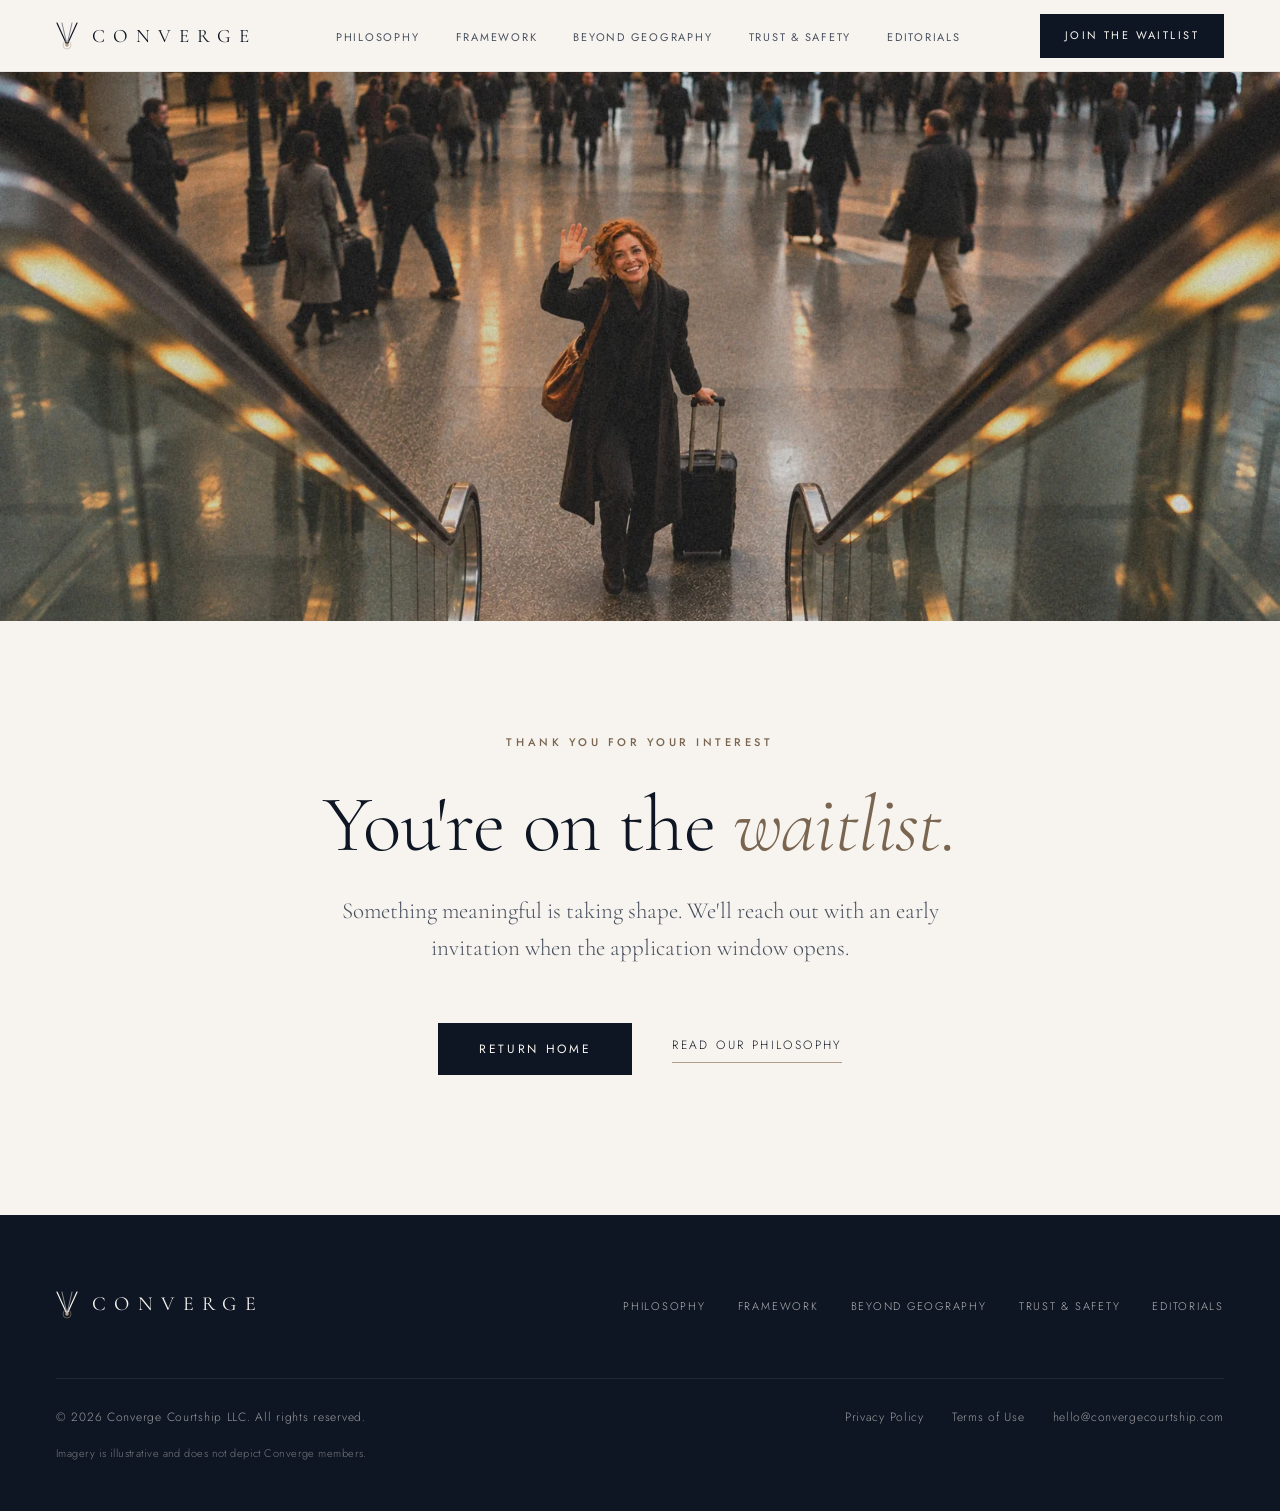
<file: thank-you.html>
<!DOCTYPE html>
<html lang="en">
<head>
  <meta charset="UTF-8"/>
  <meta name="viewport" content="width=device-width, initial-scale=1.0"/>
  <title>You&rsquo;re on the Waitlist | Converge</title>
  <meta name="description" content="Thank you for your interest in Converge."/>
  <meta property="og:title" content="You&rsquo;re on the Waitlist | Converge"/>
  <meta property="og:description" content="Thank you for your interest in Converge."/>
  <meta property="og:type" content="website"/>
  <meta name="theme-color" content="#f7f4ef"/>
  <link rel="icon" href="favicon.svg" type="image/svg+xml"/>
  <link rel="preconnect" href="https://fonts.googleapis.com"/>
  <link rel="preconnect" href="https://fonts.gstatic.com" crossorigin/>
  <link href="https://fonts.googleapis.com/css2?family=Cormorant+Garamond:ital,wght@0,300;0,400;0,500;1,300;1,400&amp;family=Jost:wght@300;400;500&amp;display=swap" rel="stylesheet"/>
  <link rel="stylesheet" href="css/styles.css"/>
</head>
<body>

  <a class="sr-only" href="#main">Skip to content</a>
  <header class="site-nav pad">
    <a href="index.html" class="logo" aria-label="Converge home"><svg viewBox="0 0 44 56" fill="none" aria-hidden="true"><line x1="2" y1="2" x2="22" y2="46" stroke="currentColor" stroke-width="2.4" stroke-linecap="round"/><line x1="42" y1="2" x2="22" y2="46" stroke="currentColor" stroke-width="2.4" stroke-linecap="round"/><line x1="12" y1="2" x2="22" y2="46" stroke="currentColor" stroke-width="1" stroke-linecap="round"/><line x1="32" y1="2" x2="22" y2="46" stroke="currentColor" stroke-width="1" stroke-linecap="round"/><circle cx="22" cy="46" r="3.6" fill="#b09e87"/><circle cx="22" cy="46" r="8" stroke="#b09e87" stroke-width="1"/></svg><span>CONVERGE</span></a>
    <nav aria-label="Primary">
      <ul class="nav-links">
      <li><a href="philosophy.html">Philosophy</a></li>
      <li><a href="framework.html">Framework</a></li>
      <li><a href="beyond-geography.html">Beyond Geography</a></li>
      <li><a href="trust-and-safety.html">Trust &amp; Safety</a></li>
      <li><a href="editorials.html">Editorials</a></li>
      </ul>
    </nav>
    <div class="nav-right">
      <a href="waitlist.html" class="btn btn--dark nav-cta">Join the Waitlist</a>
      <button class="nav-toggle" id="nav-toggle" aria-label="Open menu" aria-expanded="false" aria-controls="mobile-menu">
        <span></span><span></span><span></span>
      </button>
    </div>
  </header>
  <div class="mobile-menu" id="mobile-menu">
    <ul>
      <li><a href="philosophy.html">Philosophy</a></li>
      <li><a href="framework.html">Framework</a></li>
      <li><a href="beyond-geography.html">Beyond Geography</a></li>
      <li><a href="trust-and-safety.html">Trust &amp; Safety</a></li>
      <li><a href="editorials.html">Editorials</a></li>
      <li><a href="waitlist.html">Join the Waitlist</a></li>
    </ul>
  </div>

  <main id="main">

    <div class="band band--21-9">
      <img src="images/concourse-wave.webp" width="1672" height="941" style="object-position: center 58%"
           alt="A woman with a suitcase smiles and waves up toward the top of an escalator in a busy station concourse"/>
    </div>

    <section class="ty-copy pad">
      <p class="eyebrow fade-up" style="margin-bottom: 32px">Thank you for your interest</p>
      <h1 class="display fade-up d1">You're on the <em>waitlist.</em></h1>
      <p class="intro fade-up d2">Something meaningful is taking shape. We'll reach out with an early invitation when the application window opens.</p>
      <div class="actions fade-up d3">
        <a class="btn btn--dark" href="index.html">Return Home</a>
        <a class="textlink" href="philosophy.html">Read our philosophy</a>
      </div>
    </section>

  </main>

  <footer class="site-footer pad">
    <div class="wrap">
      <div class="footer-top">
        <a href="index.html" class="logo" aria-label="Converge home"><svg viewBox="0 0 44 56" fill="none" aria-hidden="true"><line x1="2" y1="2" x2="22" y2="46" stroke="currentColor" stroke-width="2.4" stroke-linecap="round"/><line x1="42" y1="2" x2="22" y2="46" stroke="currentColor" stroke-width="2.4" stroke-linecap="round"/><line x1="12" y1="2" x2="22" y2="46" stroke="currentColor" stroke-width="1" stroke-linecap="round"/><line x1="32" y1="2" x2="22" y2="46" stroke="currentColor" stroke-width="1" stroke-linecap="round"/><circle cx="22" cy="46" r="3.6" fill="#b09e87"/><circle cx="22" cy="46" r="8" stroke="#b09e87" stroke-width="1"/></svg><span>CONVERGE</span></a>
        <ul class="footer-nav">
        <li><a href="philosophy.html">Philosophy</a></li>
        <li><a href="framework.html">Framework</a></li>
        <li><a href="beyond-geography.html">Beyond Geography</a></li>
        <li><a href="trust-and-safety.html">Trust &amp; Safety</a></li>
        <li><a href="editorials.html">Editorials</a></li>
        </ul>
      </div>
      <div class="footer-bottom">
        <span>&copy; 2026 Converge Courtship LLC. All rights reserved.</span>
        <span class="footer-legal">
          <a href="#">Privacy Policy</a>
          <a href="#">Terms of Use</a>
          <a href="mailto:hello@convergecourtship.com">hello@convergecourtship.com</a>
        </span>
      </div>
      <p class="footer-note">Imagery is illustrative and does not depict Converge members.</p>
    </div>
  </footer>

  <script src="js/script.js"></script>
</body>
</html>
</file>
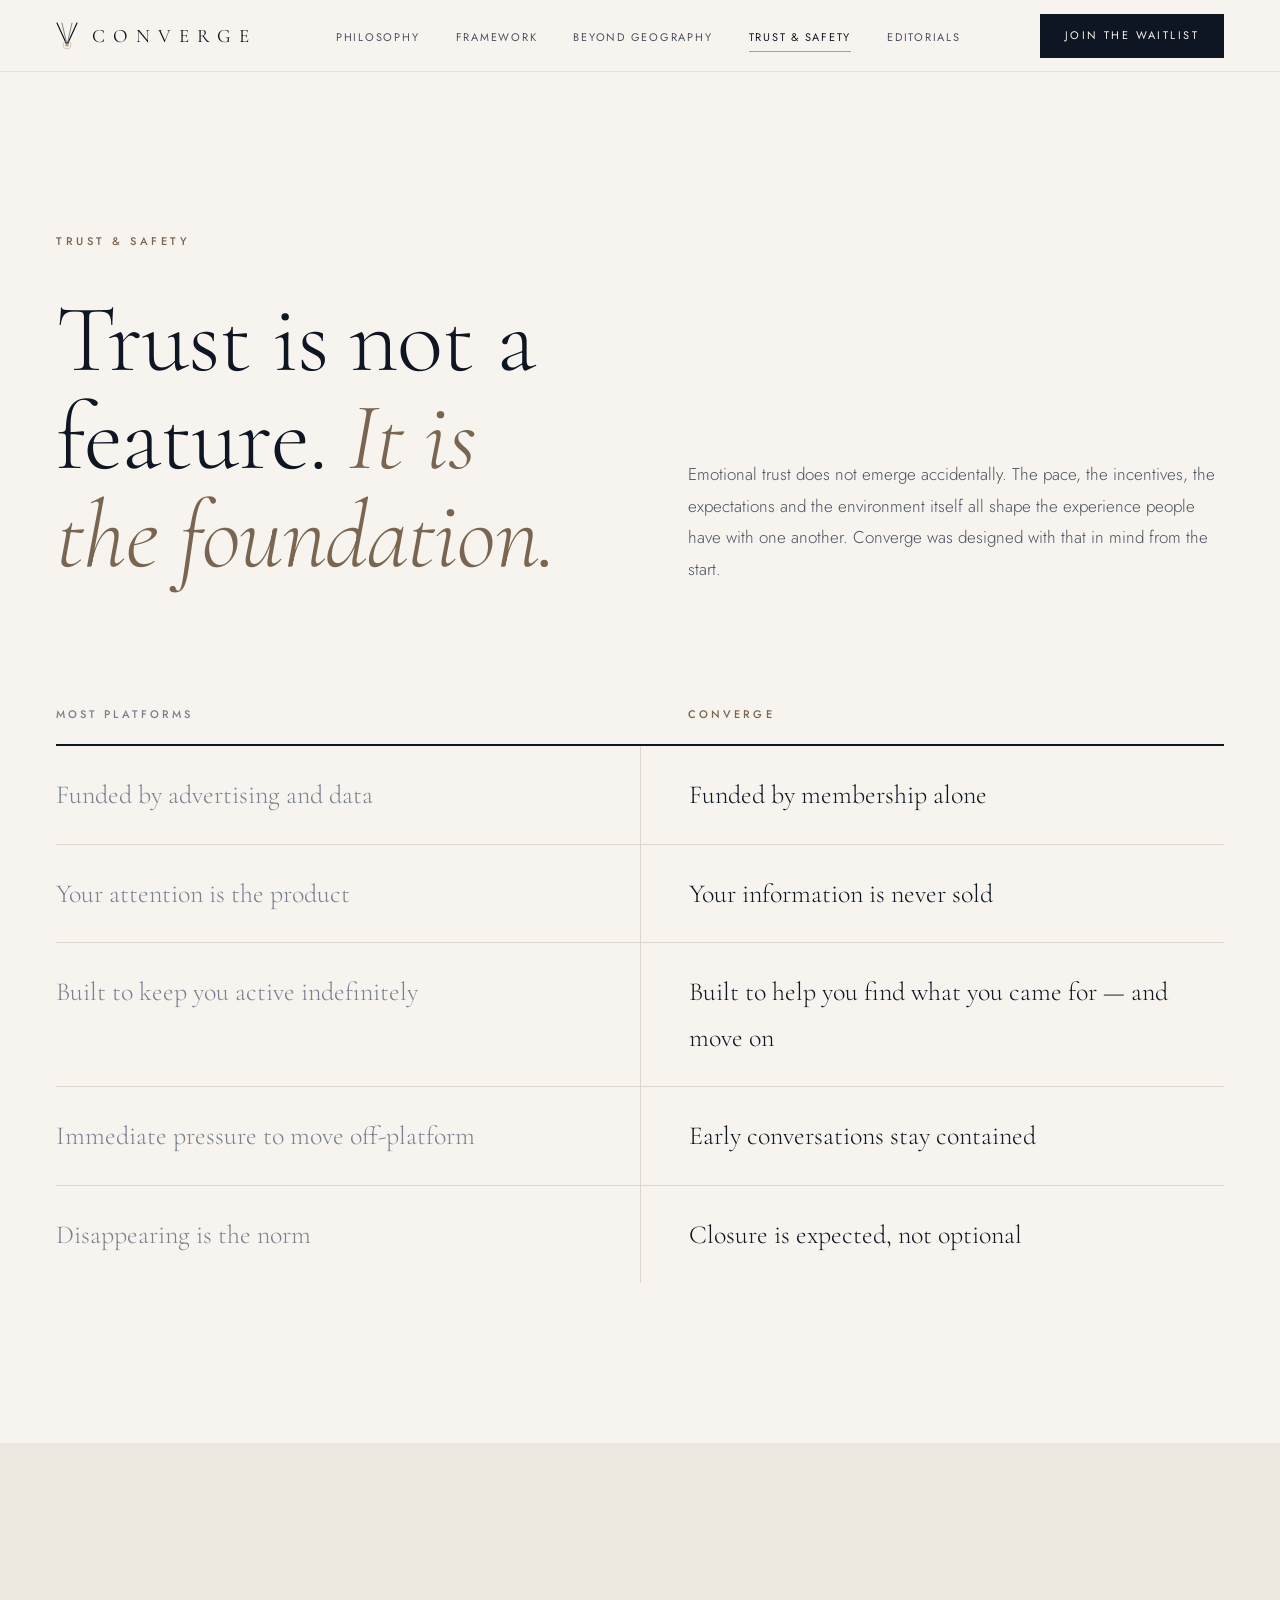
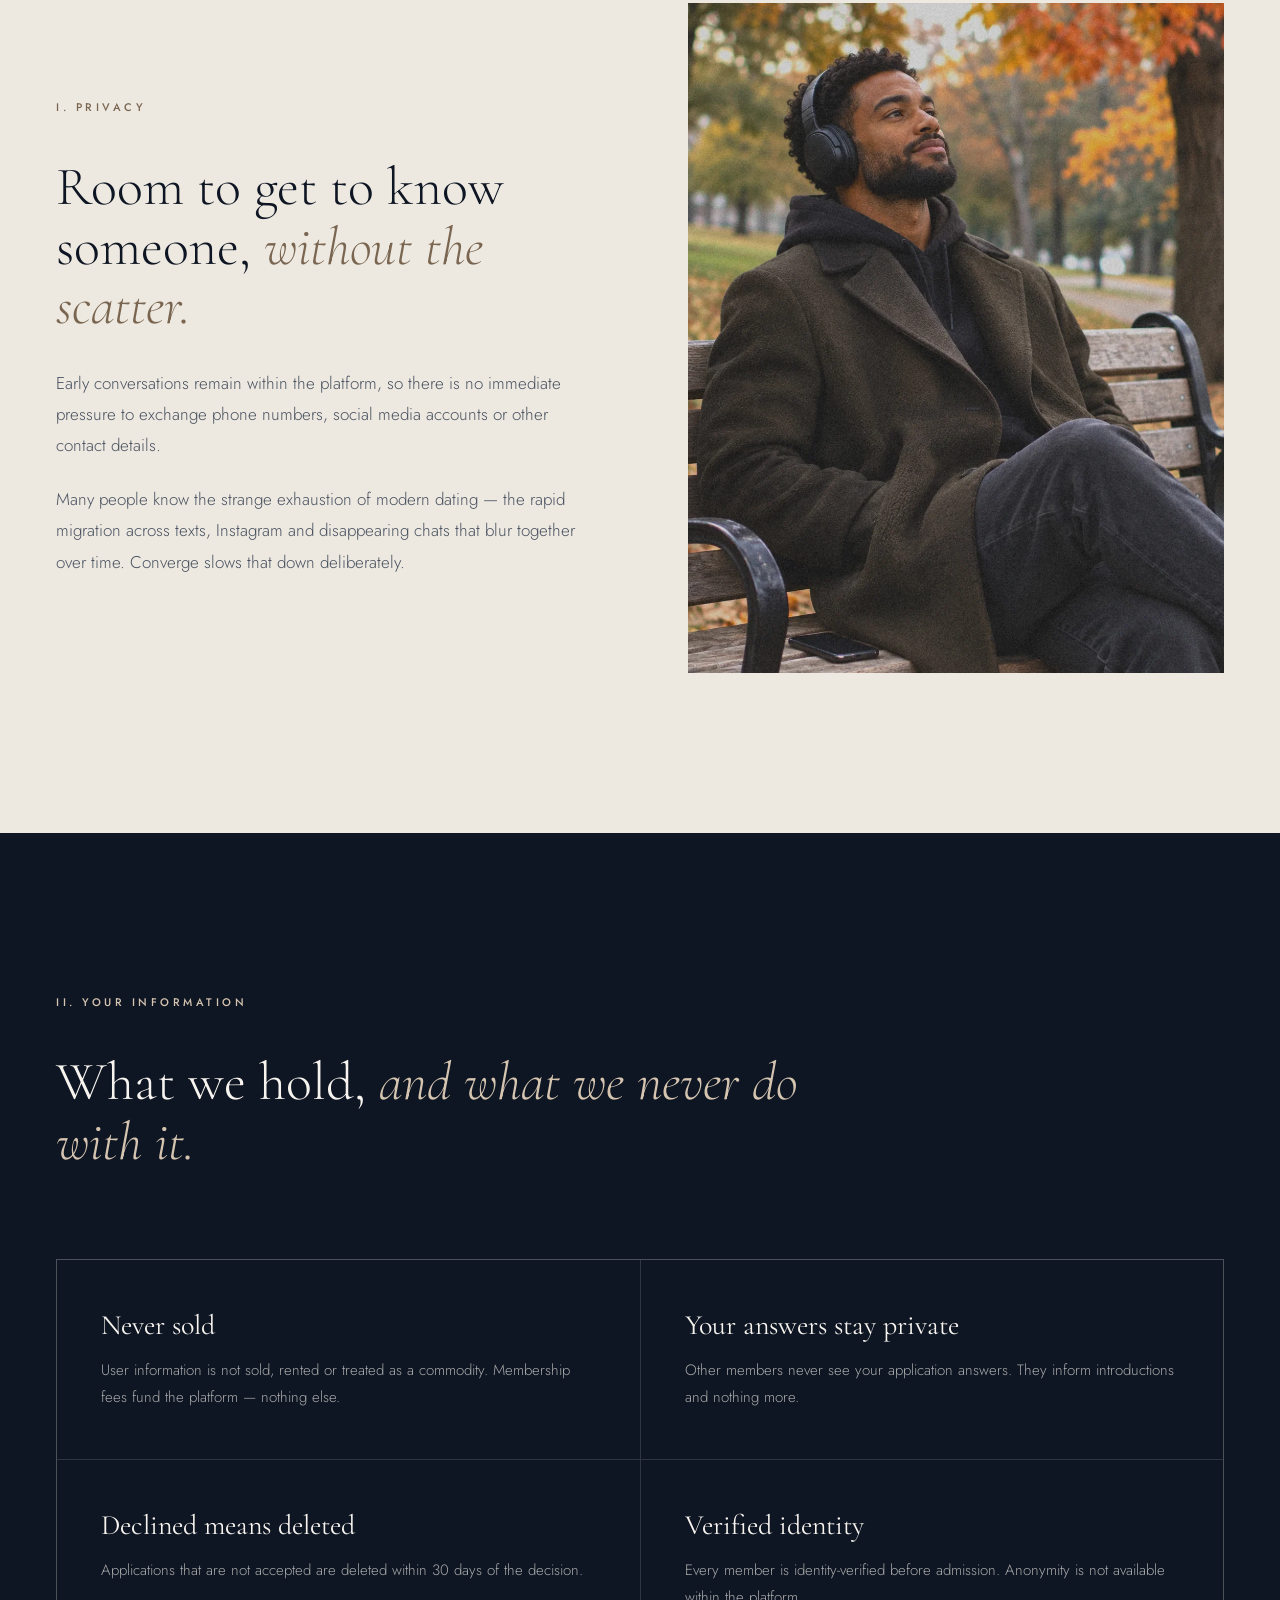
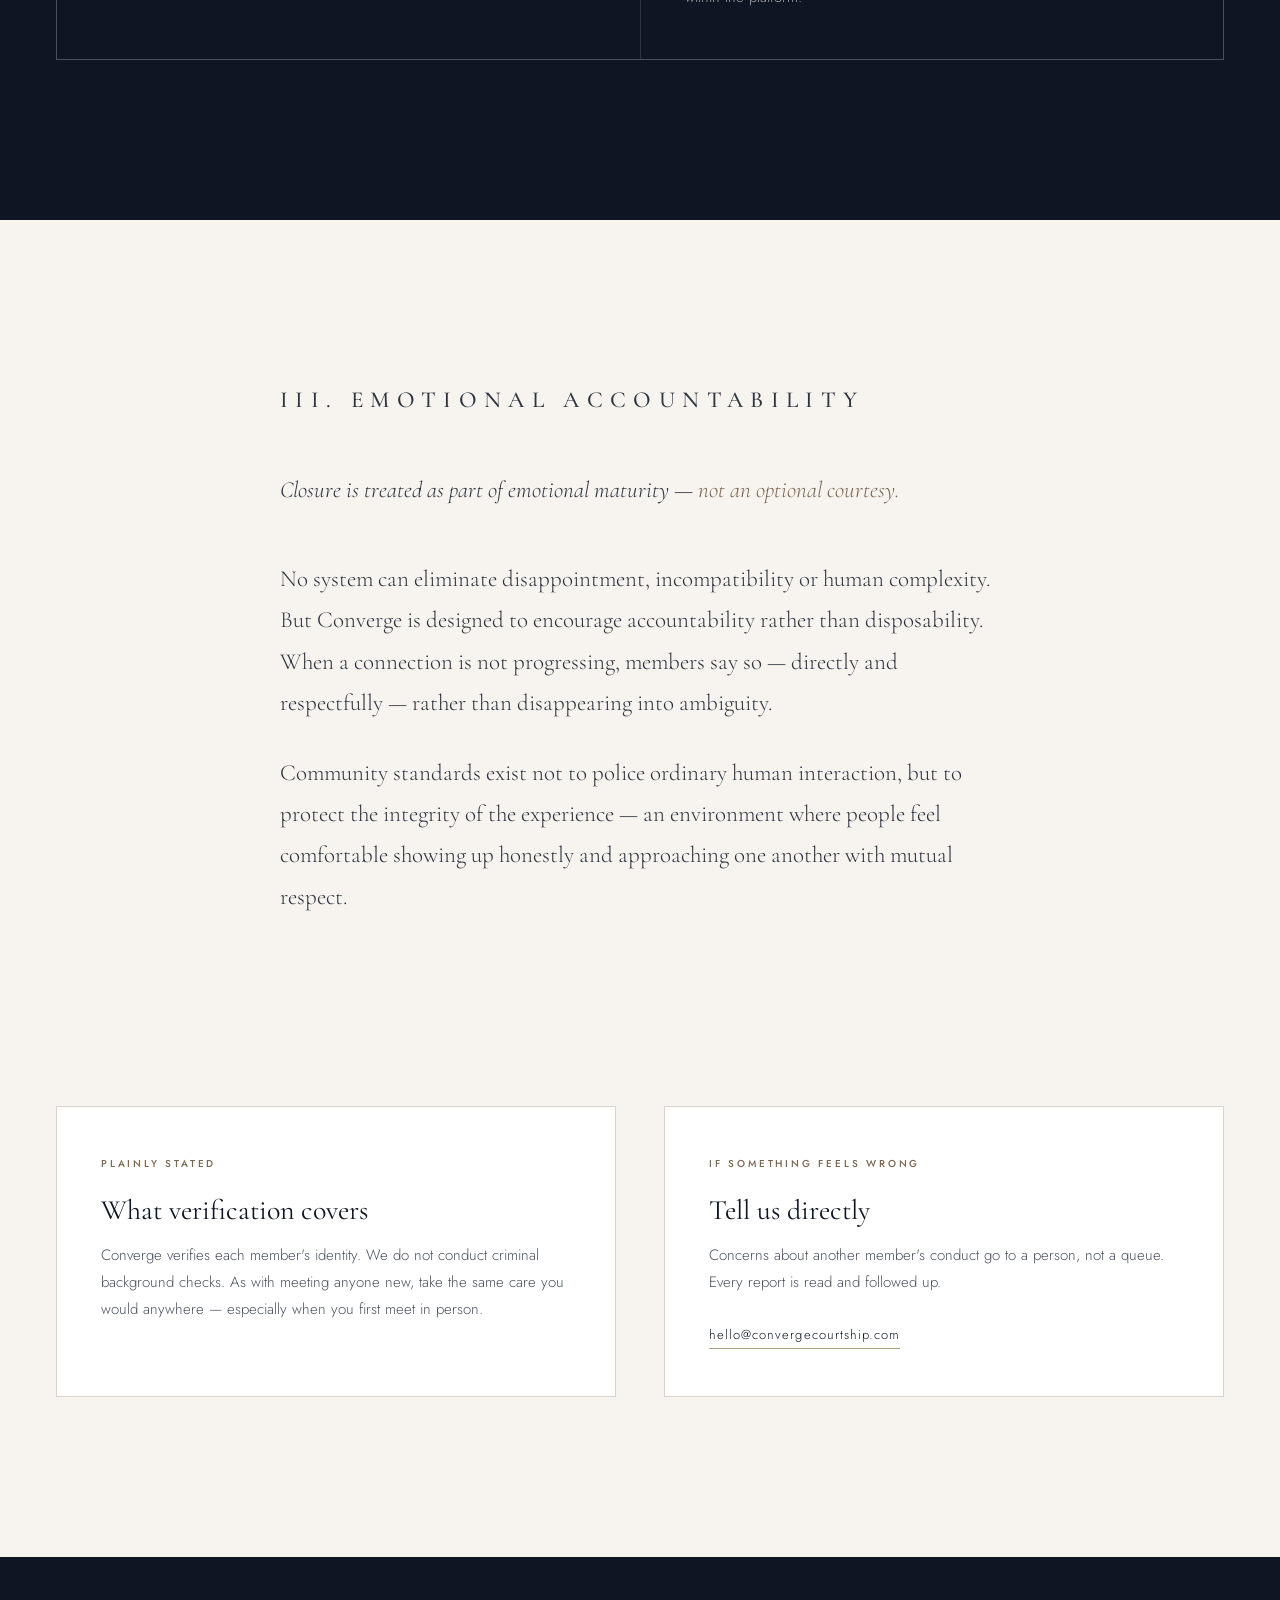
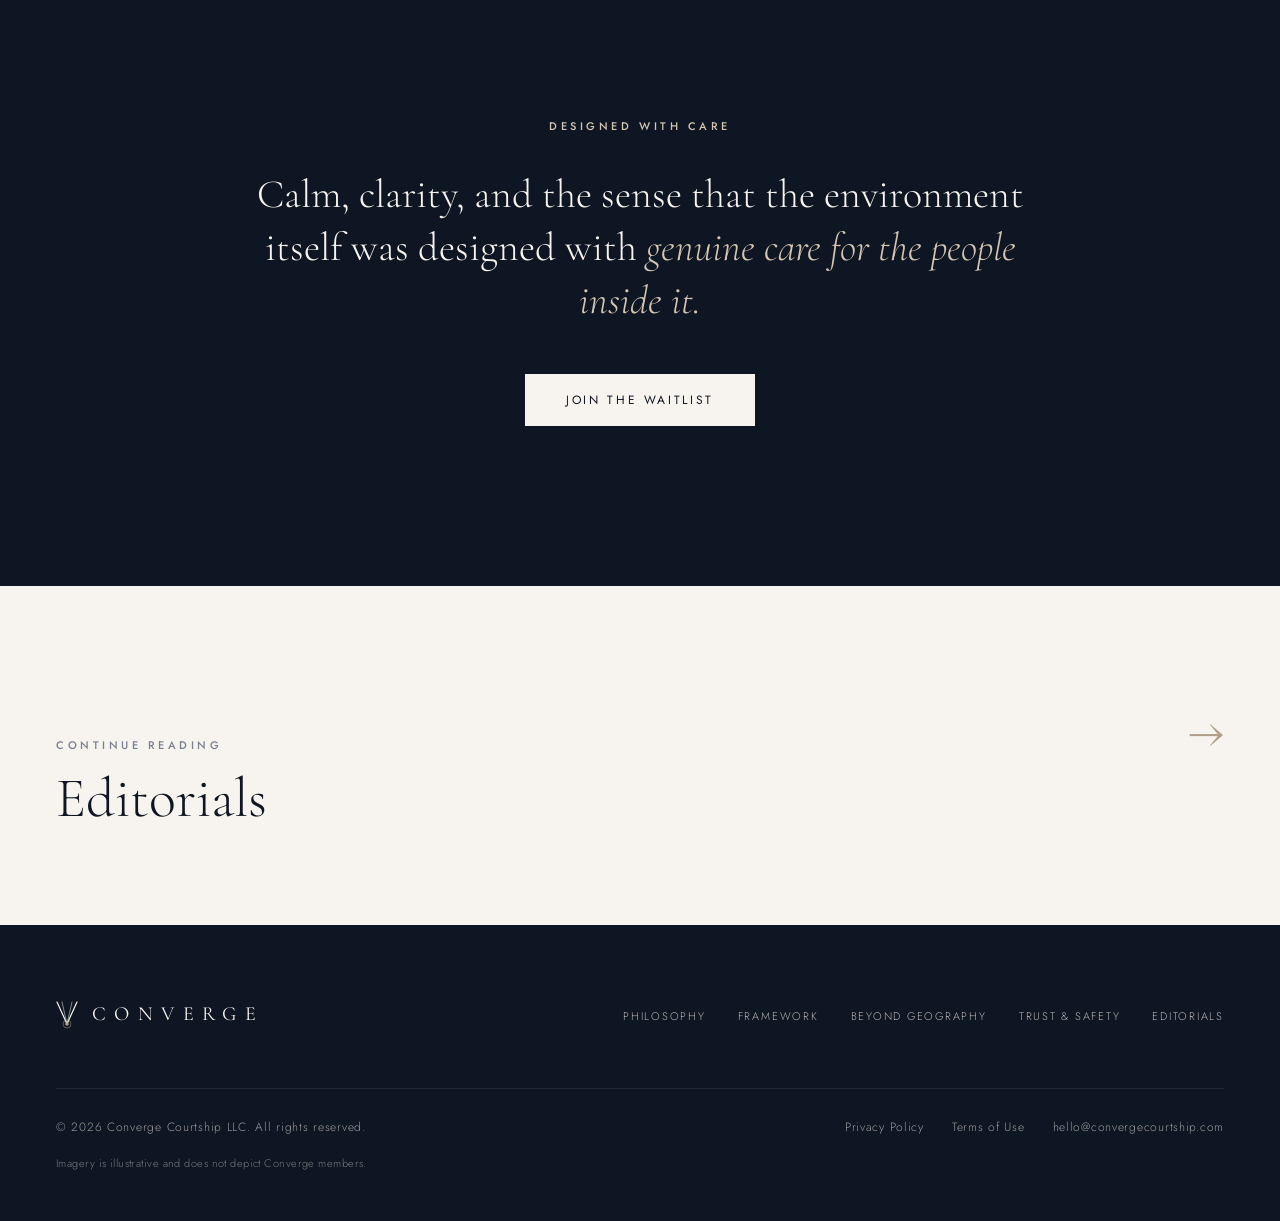
<file: trust-and-safety.html>
<!DOCTYPE html>
<html lang="en">
<head>
  <meta charset="UTF-8"/>
  <meta name="viewport" content="width=device-width, initial-scale=1.0"/>
  <title>Trust &amp; Safety | Converge</title>
  <meta name="description" content="Funded by membership, never by your data. How Converge handles privacy, verification and respectful conduct."/>
  <meta property="og:title" content="Trust &amp; Safety | Converge"/>
  <meta property="og:description" content="Funded by membership, never by your data. How Converge handles privacy, verification and respectful conduct."/>
  <meta property="og:type" content="website"/>
  <meta name="theme-color" content="#f7f4ef"/>
  <link rel="icon" href="favicon.svg" type="image/svg+xml"/>
  <link rel="preconnect" href="https://fonts.googleapis.com"/>
  <link rel="preconnect" href="https://fonts.gstatic.com" crossorigin/>
  <link href="https://fonts.googleapis.com/css2?family=Cormorant+Garamond:ital,wght@0,300;0,400;0,500;1,300;1,400&amp;family=Jost:wght@300;400;500&amp;display=swap" rel="stylesheet"/>
  <link rel="stylesheet" href="css/styles.css"/>
</head>
<body>

  <a class="sr-only" href="#main">Skip to content</a>
  <header class="site-nav pad">
    <a href="index.html" class="logo" aria-label="Converge home"><svg viewBox="0 0 44 56" fill="none" aria-hidden="true"><line x1="2" y1="2" x2="22" y2="46" stroke="currentColor" stroke-width="2.4" stroke-linecap="round"/><line x1="42" y1="2" x2="22" y2="46" stroke="currentColor" stroke-width="2.4" stroke-linecap="round"/><line x1="12" y1="2" x2="22" y2="46" stroke="currentColor" stroke-width="1" stroke-linecap="round"/><line x1="32" y1="2" x2="22" y2="46" stroke="currentColor" stroke-width="1" stroke-linecap="round"/><circle cx="22" cy="46" r="3.6" fill="#b09e87"/><circle cx="22" cy="46" r="8" stroke="#b09e87" stroke-width="1"/></svg><span>CONVERGE</span></a>
    <nav aria-label="Primary">
      <ul class="nav-links">
      <li><a href="philosophy.html">Philosophy</a></li>
      <li><a href="framework.html">Framework</a></li>
      <li><a href="beyond-geography.html">Beyond Geography</a></li>
      <li><a href="trust-and-safety.html" aria-current="page">Trust &amp; Safety</a></li>
      <li><a href="editorials.html">Editorials</a></li>
      </ul>
    </nav>
    <div class="nav-right">
      <a href="waitlist.html" class="btn btn--dark nav-cta">Join the Waitlist</a>
      <button class="nav-toggle" id="nav-toggle" aria-label="Open menu" aria-expanded="false" aria-controls="mobile-menu">
        <span></span><span></span><span></span>
      </button>
    </div>
  </header>
  <div class="mobile-menu" id="mobile-menu">
    <ul>
      <li><a href="philosophy.html">Philosophy</a></li>
      <li><a href="framework.html">Framework</a></li>
      <li><a href="beyond-geography.html">Beyond Geography</a></li>
      <li><a href="trust-and-safety.html" aria-current="page">Trust &amp; Safety</a></li>
      <li><a href="editorials.html">Editorials</a></li>
      <li><a href="waitlist.html">Join the Waitlist</a></li>
    </ul>
  </div>

  <main id="main">

    <section class="page-hero pad">
      <div class="wrap split split--end">
        <div>
          <p class="eyebrow fade-up">Trust &amp; Safety</p>
          <h1 class="display fade-up d1">Trust is not a feature. <em>It is the foundation.</em></h1>
        </div>
        <p class="body fade-up d2">Emotional trust does not emerge accidentally. The pace, the incentives, the expectations and the environment itself all shape the experience people have with one another. Converge was designed with that in mind from the start.</p>
      </div>
    </section>

    <section class="pad" style="padding-bottom: 160px">
      <div class="wrap">
        <div class="cmp-head"><span>Most platforms</span><span>Converge</span></div>
        <div class="cmp-row"><p>Funded by advertising and data</p><p>Funded by membership alone</p></div>
        <div class="cmp-row"><p>Your attention is the product</p><p>Your information is never sold</p></div>
        <div class="cmp-row"><p>Built to keep you active indefinitely</p><p>Built to help you find what you came for — and move on</p></div>
        <div class="cmp-row"><p>Immediate pressure to move off-platform</p><p>Early conversations stay contained</p></div>
        <div class="cmp-row"><p>Disappearing is the norm</p><p>Closure is expected, not optional</p></div>
      </div>
    </section>

    <section class="section tint pad">
      <div class="wrap split">
        <div>
          <p class="eyebrow">I. Privacy</p>
          <h2 class="h2">Room to get to know someone, <em>without the scatter.</em></h2>
          <p class="body">Early conversations remain within the platform, so there is no immediate pressure to exchange phone numbers, social media accounts or other contact details.</p>
          <p class="body">Many people know the strange exhaustion of modern dating — the rapid migration across texts, Instagram and disappearing chats that blur together over time. Converge slows that down deliberately.</p>
        </div>
        <img class="media r-4-5" src="images/park-bench.webp" width="1199" height="1312" loading="lazy" style="object-position: 35% 30%"
             alt="A man in headphones relaxes on a park bench in autumn, his phone face-down beside him"/>
      </div>
    </section>

    <section class="section navy pad">
      <div class="wrap">
        <p class="eyebrow">II. Your Information</p>
        <h2 class="h2" style="max-width: 760px; margin-bottom: 88px">What we hold, <em>and what we never do with it.</em></h2>
        <div class="commit-grid">
          <div><h3 class="h3">Never sold</h3><p class="small">User information is not sold, rented or treated as a commodity. Membership fees fund the platform — nothing else.</p></div>
          <div><h3 class="h3">Your answers stay private</h3><p class="small">Other members never see your application answers. They inform introductions and nothing more.</p></div>
          <div><h3 class="h3">Declined means deleted</h3><p class="small">Applications that are not accepted are deleted within 30 days of the decision.</p></div>
          <div><h3 class="h3">Verified identity</h3><p class="small">Every member is identity-verified before admission. Anonymity is not available within the platform.</p></div>
        </div>
      </div>
    </section>

    <section class="section pad">
      <div class="narrow essay">
        <p class="eyebrow" style="margin-bottom: 48px">III. Emotional Accountability</p>
        <p class="statement" style="font-style: italic; margin-bottom: 48px">Closure is treated as part of emotional maturity — <em>not an optional courtesy.</em></p>
        <p>No system can eliminate disappointment, incompatibility or human complexity. But Converge is designed to encourage accountability rather than disposability. When a connection is not progressing, members say so — directly and respectfully — rather than disappearing into ambiguity.</p>
        <p>Community standards exist not to police ordinary human interaction, but to protect the integrity of the experience — an environment where people feel comfortable showing up honestly and approaching one another with mutual respect.</p>
      </div>
    </section>

    <section class="pad" style="padding-bottom: 160px">
      <div class="wrap cards2">
        <div class="card">
          <p class="eyebrow">Plainly stated</p>
          <h3 class="h3">What verification covers</h3>
          <p class="small">Converge verifies each member's identity. We do not conduct criminal background checks. As with meeting anyone new, take the same care you would anywhere — especially when you first meet in person.</p>
        </div>
        <div class="card">
          <p class="eyebrow">If something feels wrong</p>
          <h3 class="h3">Tell us directly</h3>
          <p class="small" style="margin-bottom: 24px">Concerns about another member's conduct go to a person, not a queue. Every report is read and followed up.</p>
          <a class="mail" href="mailto:hello@convergecourtship.com">hello@convergecourtship.com</a>
        </div>
      </div>
    </section>

    <section class="section navy pad center">
      <div class="narrow" style="display: flex; flex-direction: column; align-items: center; max-width: 820px">
        <p class="eyebrow" style="margin-bottom: 32px">Designed With Care</p>
        <p class="statement" style="margin-bottom: 48px">Calm, clarity, and the sense that the environment itself was designed with <em>genuine care for the people inside it.</em></p>
        <a class="btn btn--light" href="waitlist.html">Join the Waitlist</a>
      </div>
    </section>

    <section class="section--tight pad">
      <div class="wrap">
        <a class="next-link" href="editorials.html">
          <span><span class="meta">Continue reading</span><strong>Editorials</strong></span>
          <span class="arrow" aria-hidden="true">→</span>
        </a>
      </div>
    </section>

  </main>

  <footer class="site-footer pad">
    <div class="wrap">
      <div class="footer-top">
        <a href="index.html" class="logo" aria-label="Converge home"><svg viewBox="0 0 44 56" fill="none" aria-hidden="true"><line x1="2" y1="2" x2="22" y2="46" stroke="currentColor" stroke-width="2.4" stroke-linecap="round"/><line x1="42" y1="2" x2="22" y2="46" stroke="currentColor" stroke-width="2.4" stroke-linecap="round"/><line x1="12" y1="2" x2="22" y2="46" stroke="currentColor" stroke-width="1" stroke-linecap="round"/><line x1="32" y1="2" x2="22" y2="46" stroke="currentColor" stroke-width="1" stroke-linecap="round"/><circle cx="22" cy="46" r="3.6" fill="#b09e87"/><circle cx="22" cy="46" r="8" stroke="#b09e87" stroke-width="1"/></svg><span>CONVERGE</span></a>
        <ul class="footer-nav">
        <li><a href="philosophy.html">Philosophy</a></li>
        <li><a href="framework.html">Framework</a></li>
        <li><a href="beyond-geography.html">Beyond Geography</a></li>
        <li><a href="trust-and-safety.html">Trust &amp; Safety</a></li>
        <li><a href="editorials.html">Editorials</a></li>
        </ul>
      </div>
      <div class="footer-bottom">
        <span>&copy; 2026 Converge Courtship LLC. All rights reserved.</span>
        <span class="footer-legal">
          <a href="#">Privacy Policy</a>
          <a href="#">Terms of Use</a>
          <a href="mailto:hello@convergecourtship.com">hello@convergecourtship.com</a>
        </span>
      </div>
      <p class="footer-note">Imagery is illustrative and does not depict Converge members.</p>
    </div>
  </footer>

  <script src="js/script.js"></script>
</body>
</html>
</file>
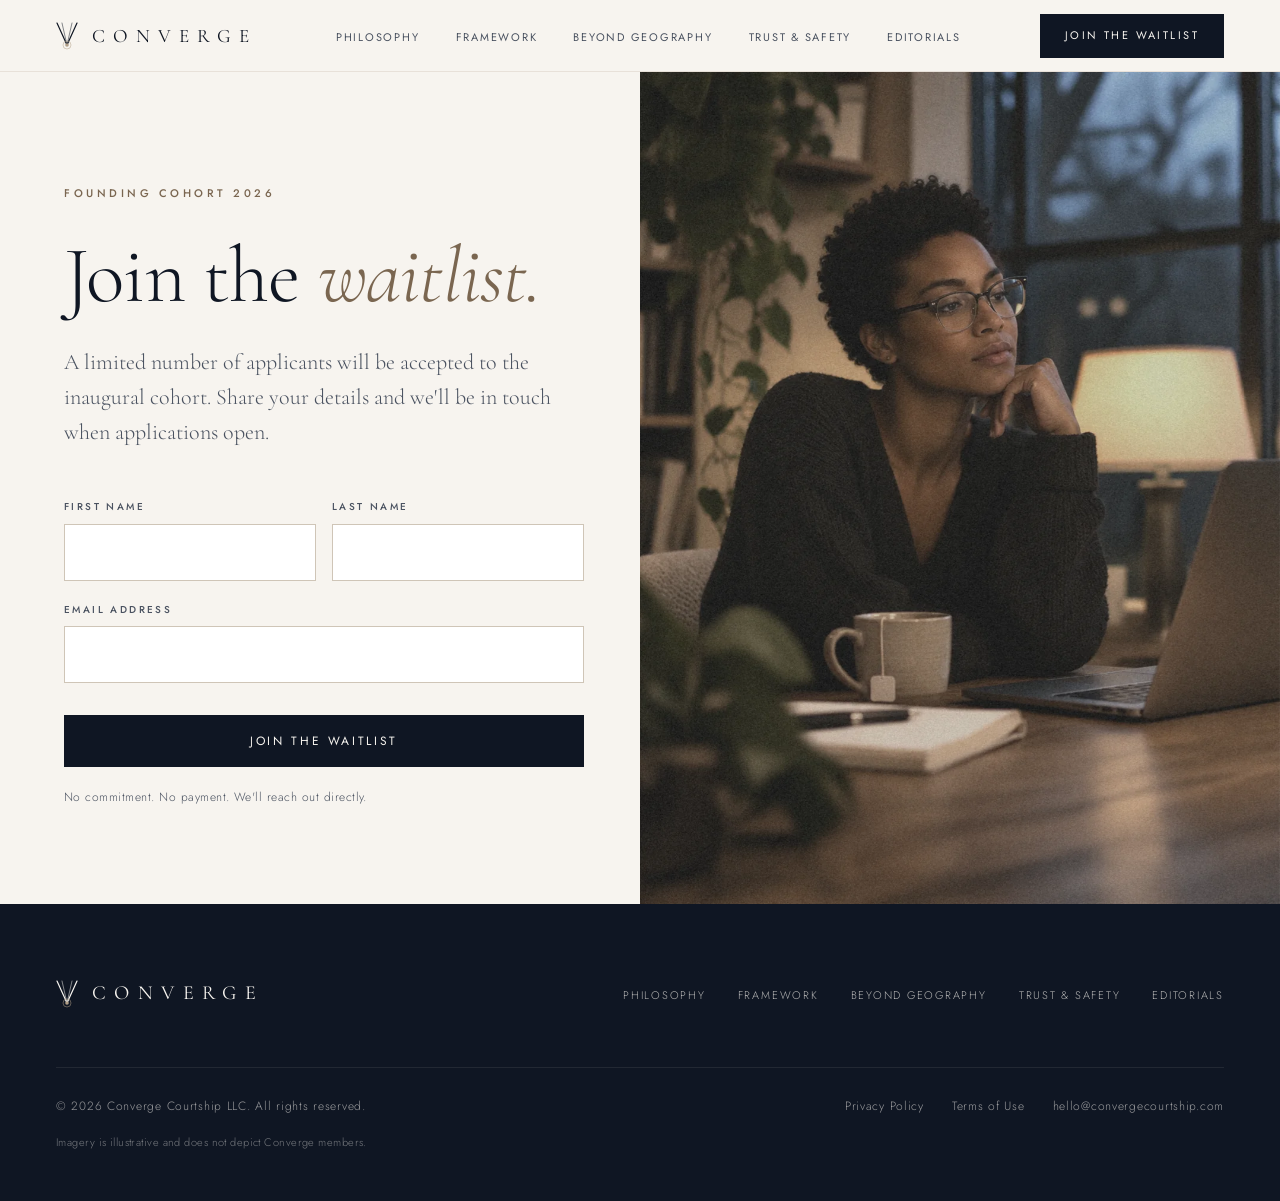
<file: waitlist.html>
<!DOCTYPE html>
<html lang="en">
<head>
  <meta charset="UTF-8"/>
  <meta name="viewport" content="width=device-width, initial-scale=1.0"/>
  <title>Join the Waitlist | Converge</title>
  <meta name="description" content="Join the waitlist for the Converge Founding Cohort 2026."/>
  <meta property="og:title" content="Join the Waitlist | Converge"/>
  <meta property="og:description" content="Join the waitlist for the Converge Founding Cohort 2026."/>
  <meta property="og:type" content="website"/>
  <meta name="theme-color" content="#f7f4ef"/>
  <link rel="icon" href="favicon.svg" type="image/svg+xml"/>
  <link rel="preconnect" href="https://fonts.googleapis.com"/>
  <link rel="preconnect" href="https://fonts.gstatic.com" crossorigin/>
  <link href="https://fonts.googleapis.com/css2?family=Cormorant+Garamond:ital,wght@0,300;0,400;0,500;1,300;1,400&amp;family=Jost:wght@300;400;500&amp;display=swap" rel="stylesheet"/>
  <link rel="stylesheet" href="css/styles.css"/>
</head>
<body>

  <a class="sr-only" href="#main">Skip to content</a>
  <header class="site-nav pad">
    <a href="index.html" class="logo" aria-label="Converge home"><svg viewBox="0 0 44 56" fill="none" aria-hidden="true"><line x1="2" y1="2" x2="22" y2="46" stroke="currentColor" stroke-width="2.4" stroke-linecap="round"/><line x1="42" y1="2" x2="22" y2="46" stroke="currentColor" stroke-width="2.4" stroke-linecap="round"/><line x1="12" y1="2" x2="22" y2="46" stroke="currentColor" stroke-width="1" stroke-linecap="round"/><line x1="32" y1="2" x2="22" y2="46" stroke="currentColor" stroke-width="1" stroke-linecap="round"/><circle cx="22" cy="46" r="3.6" fill="#b09e87"/><circle cx="22" cy="46" r="8" stroke="#b09e87" stroke-width="1"/></svg><span>CONVERGE</span></a>
    <nav aria-label="Primary">
      <ul class="nav-links">
      <li><a href="philosophy.html">Philosophy</a></li>
      <li><a href="framework.html">Framework</a></li>
      <li><a href="beyond-geography.html">Beyond Geography</a></li>
      <li><a href="trust-and-safety.html">Trust &amp; Safety</a></li>
      <li><a href="editorials.html">Editorials</a></li>
      </ul>
    </nav>
    <div class="nav-right">
      <a href="waitlist.html" class="btn btn--dark nav-cta">Join the Waitlist</a>
      <button class="nav-toggle" id="nav-toggle" aria-label="Open menu" aria-expanded="false" aria-controls="mobile-menu">
        <span></span><span></span><span></span>
      </button>
    </div>
  </header>
  <div class="mobile-menu" id="mobile-menu">
    <ul>
      <li><a href="philosophy.html">Philosophy</a></li>
      <li><a href="framework.html">Framework</a></li>
      <li><a href="beyond-geography.html">Beyond Geography</a></li>
      <li><a href="trust-and-safety.html">Trust &amp; Safety</a></li>
      <li><a href="editorials.html">Editorials</a></li>
      <li><a href="waitlist.html">Join the Waitlist</a></li>
    </ul>
  </div>

  <main id="main">

    <section class="wl">
      <div class="wl__copy pad">
        <div class="wl__inner">
          <p class="eyebrow fade-up" style="margin-bottom: 32px">Founding Cohort 2026</p>
          <h1 class="display fade-up d1">Join the <em>waitlist.</em></h1>
          <p class="intro fade-up d2">A limited number of applicants will be accepted to the inaugural cohort. Share your details and we'll be in touch when applications open.</p>

          <form class="form" name="waitlist" method="POST" action="/thank-you.html"
                data-netlify="true" netlify-honeypot="bot-field" data-submitting="Submitting…">
            <input type="hidden" name="form-name" value="waitlist"/>
            <p class="hidden-field"><label>Leave this empty: <input name="bot-field" tabindex="-1" autocomplete="off"/></label></p>
            <div class="row">
              <div>
                <label class="label" for="wl-first">First name</label>
                <input class="field" id="wl-first" type="text" name="first_name" autocomplete="given-name" required/>
              </div>
              <div>
                <label class="label" for="wl-last">Last name</label>
                <input class="field" id="wl-last" type="text" name="last_name" autocomplete="family-name" required/>
              </div>
            </div>
            <div>
              <label class="label" for="wl-email">Email address</label>
              <input class="field" id="wl-email" type="email" name="email" autocomplete="email" required/>
            </div>
            <button class="btn btn--dark btn--block" type="submit">Join the Waitlist</button>
          </form>
          <p class="form-note">No commitment. No payment. We'll reach out directly.</p>
        </div>
      </div>
      <div class="wl__img">
        <img src="images/kitchen-table.webp" width="1122" height="1402"
             alt="A woman in glasses pauses thoughtfully at her kitchen table in the evening, a laptop and a cup of tea in front of her"/>
      </div>
    </section>

  </main>

  <footer class="site-footer pad">
    <div class="wrap">
      <div class="footer-top">
        <a href="index.html" class="logo" aria-label="Converge home"><svg viewBox="0 0 44 56" fill="none" aria-hidden="true"><line x1="2" y1="2" x2="22" y2="46" stroke="currentColor" stroke-width="2.4" stroke-linecap="round"/><line x1="42" y1="2" x2="22" y2="46" stroke="currentColor" stroke-width="2.4" stroke-linecap="round"/><line x1="12" y1="2" x2="22" y2="46" stroke="currentColor" stroke-width="1" stroke-linecap="round"/><line x1="32" y1="2" x2="22" y2="46" stroke="currentColor" stroke-width="1" stroke-linecap="round"/><circle cx="22" cy="46" r="3.6" fill="#b09e87"/><circle cx="22" cy="46" r="8" stroke="#b09e87" stroke-width="1"/></svg><span>CONVERGE</span></a>
        <ul class="footer-nav">
        <li><a href="philosophy.html">Philosophy</a></li>
        <li><a href="framework.html">Framework</a></li>
        <li><a href="beyond-geography.html">Beyond Geography</a></li>
        <li><a href="trust-and-safety.html">Trust &amp; Safety</a></li>
        <li><a href="editorials.html">Editorials</a></li>
        </ul>
      </div>
      <div class="footer-bottom">
        <span>&copy; 2026 Converge Courtship LLC. All rights reserved.</span>
        <span class="footer-legal">
          <a href="#">Privacy Policy</a>
          <a href="#">Terms of Use</a>
          <a href="mailto:hello@convergecourtship.com">hello@convergecourtship.com</a>
        </span>
      </div>
      <p class="footer-note">Imagery is illustrative and does not depict Converge members.</p>
    </div>
  </footer>

  <script src="js/script.js"></script>
</body>
</html>
</file>
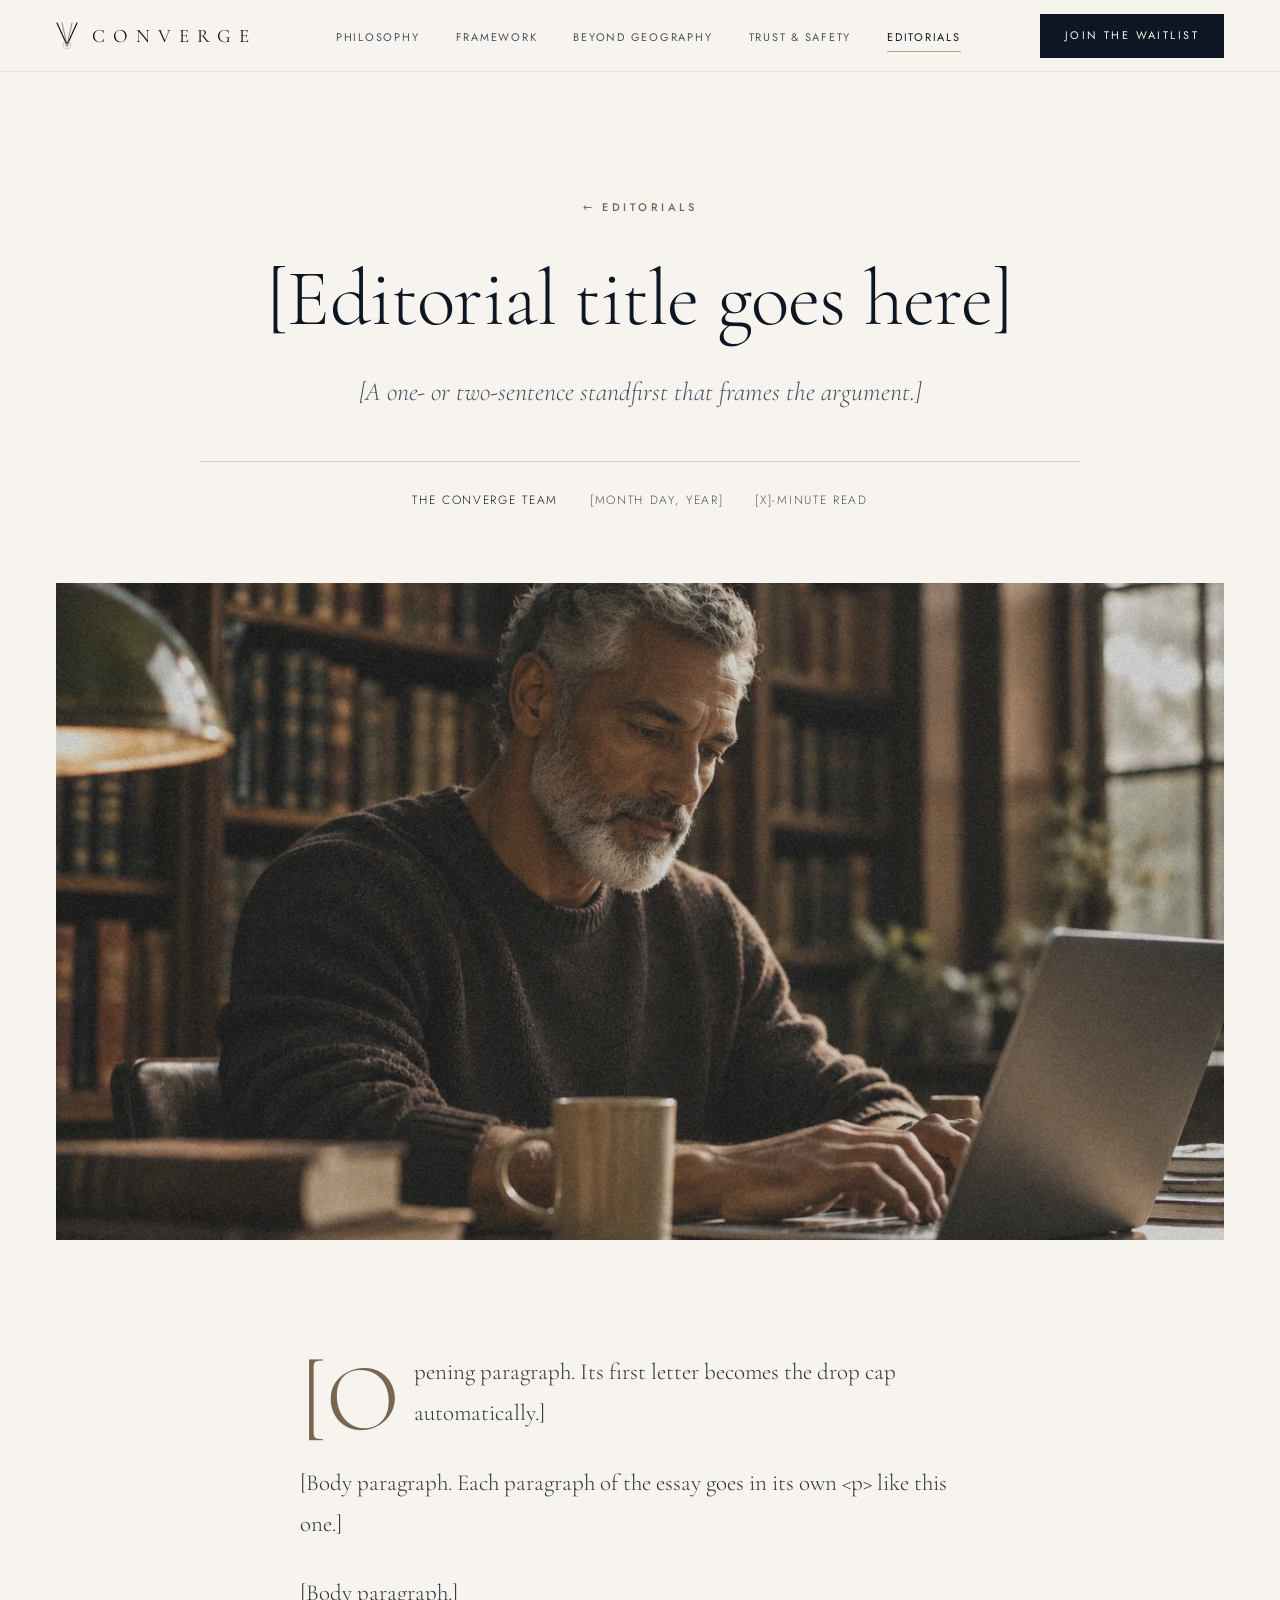
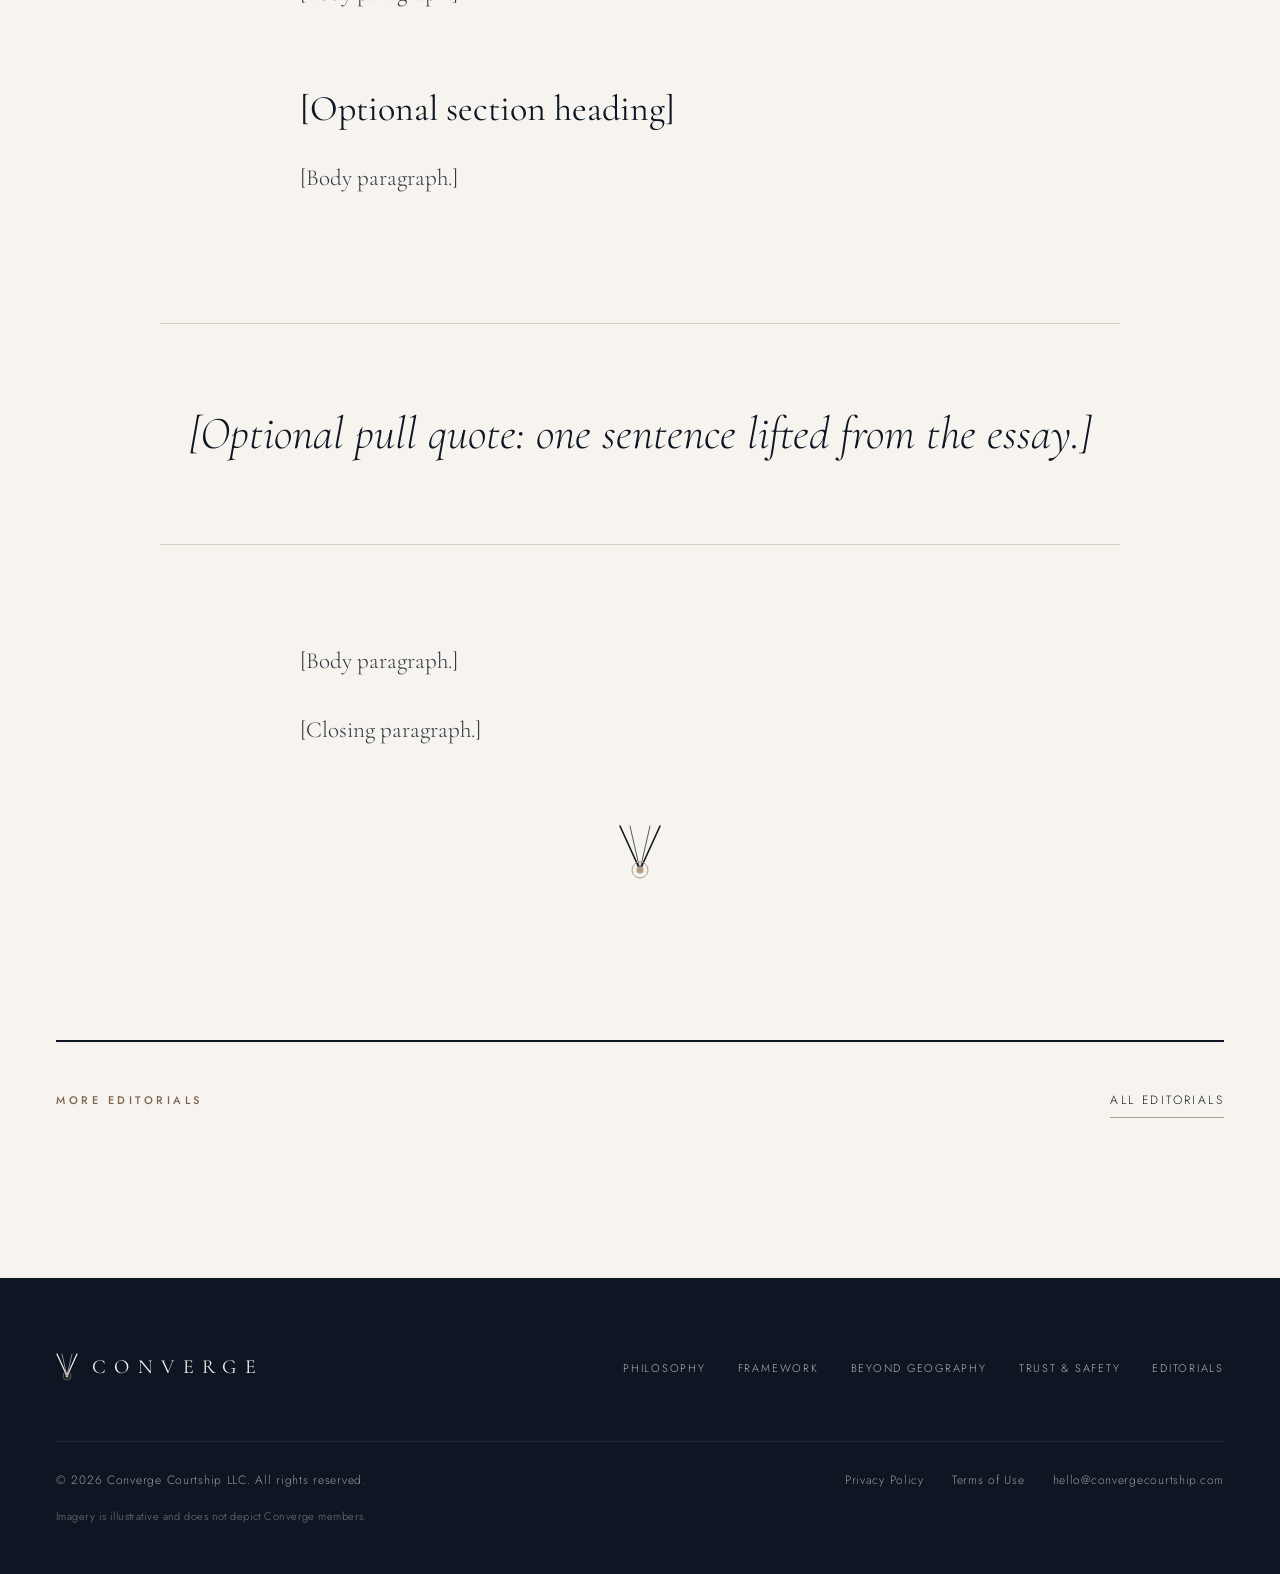
<file: editorials/_template.html>
<!DOCTYPE html>
<html lang="en">
<head>
  <meta charset="UTF-8"/>
  <meta name="viewport" content="width=device-width, initial-scale=1.0"/>
  <title>[Editorial title] | Converge</title>
  <meta name="description" content="[One-sentence summary of the essay.]"/>
  <meta name="robots" content="noindex"/>
  <meta property="og:title" content="[Editorial title] | Converge"/>
  <meta property="og:description" content="[One-sentence summary of the essay.]"/>
  <meta property="og:type" content="website"/>
  <meta name="theme-color" content="#f7f4ef"/>
  <link rel="icon" href="../favicon.svg" type="image/svg+xml"/>
  <link rel="preconnect" href="https://fonts.googleapis.com"/>
  <link rel="preconnect" href="https://fonts.gstatic.com" crossorigin/>
  <link href="https://fonts.googleapis.com/css2?family=Cormorant+Garamond:ital,wght@0,300;0,400;0,500;1,300;1,400&amp;family=Jost:wght@300;400;500&amp;display=swap" rel="stylesheet"/>
  <link rel="stylesheet" href="../css/styles.css"/>
</head>
<body>

  <a class="sr-only" href="#main">Skip to content</a>
  <header class="site-nav pad">
    <a href="../index.html" class="logo" aria-label="Converge home"><svg viewBox="0 0 44 56" fill="none" aria-hidden="true"><line x1="2" y1="2" x2="22" y2="46" stroke="currentColor" stroke-width="2.4" stroke-linecap="round"/><line x1="42" y1="2" x2="22" y2="46" stroke="currentColor" stroke-width="2.4" stroke-linecap="round"/><line x1="12" y1="2" x2="22" y2="46" stroke="currentColor" stroke-width="1" stroke-linecap="round"/><line x1="32" y1="2" x2="22" y2="46" stroke="currentColor" stroke-width="1" stroke-linecap="round"/><circle cx="22" cy="46" r="3.6" fill="#b09e87"/><circle cx="22" cy="46" r="8" stroke="#b09e87" stroke-width="1"/></svg><span>CONVERGE</span></a>
    <nav aria-label="Primary">
      <ul class="nav-links">
      <li><a href="../philosophy.html">Philosophy</a></li>
      <li><a href="../framework.html">Framework</a></li>
      <li><a href="../beyond-geography.html">Beyond Geography</a></li>
      <li><a href="../trust-and-safety.html">Trust &amp; Safety</a></li>
      <li><a href="../editorials.html" aria-current="page">Editorials</a></li>
      </ul>
    </nav>
    <div class="nav-right">
      <a href="../waitlist.html" class="btn btn--dark nav-cta">Join the Waitlist</a>
      <button class="nav-toggle" id="nav-toggle" aria-label="Open menu" aria-expanded="false" aria-controls="mobile-menu">
        <span></span><span></span><span></span>
      </button>
    </div>
  </header>
  <div class="mobile-menu" id="mobile-menu">
    <ul>
      <li><a href="../philosophy.html">Philosophy</a></li>
      <li><a href="../framework.html">Framework</a></li>
      <li><a href="../beyond-geography.html">Beyond Geography</a></li>
      <li><a href="../trust-and-safety.html">Trust &amp; Safety</a></li>
      <li><a href="../editorials.html" aria-current="page">Editorials</a></li>
      <li><a href="../waitlist.html">Join the Waitlist</a></li>
    </ul>
  </div>

  <main id="main">

    <!--
      EDITORIAL TEMPLATE
      1. Copy this file into the editorials/ folder and rename it, e.g. editorials/on-slowing-down.html
      2. Replace everything in [brackets], including the <title> and description at the top of the file.
      3. Delete the line  <meta name="robots" content="noindex"/>  near the top so search engines can find it.
      4. Add it to editorials.html (and, if it's the newest, the homepage feature).
    -->
    <article>
      <header class="article-head pad">
        <div class="narrow" style="max-width: 880px">
          <a class="back" href="../editorials.html">← Editorials</a>
          <h1 class="display">[Editorial title goes here]</h1>
          <p class="lede">[A one- or two-sentence standfirst that frames the argument.]</p>
          <div class="article-meta">
            <span class="meta">The Converge Team</span>
            <span class="meta">[Month Day, Year]</span>
            <span class="meta">[X]-minute read</span>
          </div>
        </div>
      </header>

      <!-- Optional lead image. Delete this block if the essay has no image. -->
      <div class="pad" style="padding-bottom: 112px">
        <div class="wrap">
          <img class="media r-16-9" src="../images/library-laptop.webp" width="1536" height="1024" style="object-position: center 35%"
               alt="[Describe the image in one sentence]"/>
        </div>
      </div>

      <div class="pad">
        <div class="narrow essay" style="max-width: 680px">
          <p class="drop">[Opening paragraph. Its first letter becomes the drop cap automatically.]</p>
          <p>[Body paragraph. Each paragraph of the essay goes in its own &lt;p&gt; like this one.]</p>
          <p>[Body paragraph.]</p>

          <h2>[Optional section heading]</h2>
          <p>[Body paragraph.]</p>
        </div>
      </div>

      <!-- Optional pull quote. Delete if not needed. -->
      <div class="pad section--tight">
        <div class="wrap" style="max-width: 960px">
          <p class="pullquote">[Optional pull quote: one sentence lifted from the essay.]</p>
        </div>
      </div>

      <div class="pad">
        <div class="narrow essay" style="max-width: 680px">
          <p>[Body paragraph.]</p>
          <p>[Closing paragraph.]</p>
          <div class="sign-off" aria-hidden="true">
            <svg viewBox="0 0 44 56" fill="none"><line x1="2" y1="2" x2="22" y2="46" stroke="#0f1623" stroke-width="1.6" stroke-linecap="round"/><line x1="42" y1="2" x2="22" y2="46" stroke="#0f1623" stroke-width="1.6" stroke-linecap="round"/><line x1="12" y1="2" x2="22" y2="46" stroke="#0f1623" stroke-width="0.7" stroke-linecap="round"/><line x1="32" y1="2" x2="22" y2="46" stroke="#0f1623" stroke-width="0.7" stroke-linecap="round"/><circle cx="22" cy="46" r="3.6" fill="#b09e87"/><circle cx="22" cy="46" r="8" stroke="#b09e87" stroke-width="1"/></svg>
          </div>
        </div>
      </div>
    </article>

    <section class="section pad">
      <div class="wrap" style="border-top: 2px solid var(--navy); padding-top: 48px">
        <div style="display: flex; flex-wrap: wrap; justify-content: space-between; align-items: baseline; gap: 24px">
          <p class="eyebrow" style="margin: 0">More Editorials</p>
          <a class="textlink" href="../editorials.html">All editorials</a>
        </div>
      </div>
    </section>

  </main>

  <footer class="site-footer pad">
    <div class="wrap">
      <div class="footer-top">
        <a href="../index.html" class="logo" aria-label="Converge home"><svg viewBox="0 0 44 56" fill="none" aria-hidden="true"><line x1="2" y1="2" x2="22" y2="46" stroke="currentColor" stroke-width="2.4" stroke-linecap="round"/><line x1="42" y1="2" x2="22" y2="46" stroke="currentColor" stroke-width="2.4" stroke-linecap="round"/><line x1="12" y1="2" x2="22" y2="46" stroke="currentColor" stroke-width="1" stroke-linecap="round"/><line x1="32" y1="2" x2="22" y2="46" stroke="currentColor" stroke-width="1" stroke-linecap="round"/><circle cx="22" cy="46" r="3.6" fill="#b09e87"/><circle cx="22" cy="46" r="8" stroke="#b09e87" stroke-width="1"/></svg><span>CONVERGE</span></a>
        <ul class="footer-nav">
        <li><a href="../philosophy.html">Philosophy</a></li>
        <li><a href="../framework.html">Framework</a></li>
        <li><a href="../beyond-geography.html">Beyond Geography</a></li>
        <li><a href="../trust-and-safety.html">Trust &amp; Safety</a></li>
        <li><a href="../editorials.html">Editorials</a></li>
        </ul>
      </div>
      <div class="footer-bottom">
        <span>&copy; 2026 Converge Courtship LLC. All rights reserved.</span>
        <span class="footer-legal">
          <a href="#">Privacy Policy</a>
          <a href="#">Terms of Use</a>
          <a href="mailto:hello@convergecourtship.com">hello@convergecourtship.com</a>
        </span>
      </div>
      <p class="footer-note">Imagery is illustrative and does not depict Converge members.</p>
    </div>
  </footer>

  <script src="../js/script.js"></script>
</body>
</html>
</file>
<file: css/styles.css>
/* ============================================================
   CONVERGE — Shared Stylesheet (2026 redesign)
   css/styles.css
   ============================================================ */

/* ── TOKENS ── */
:root {
  --navy:        #0f1623;
  --navy-mid:    #1a2438;
  --charcoal:    #2e3440;
  --ivory:       #f7f4ef;
  --ivory-dim:   #ede9e1;
  --ivory-deep:  #e4dfd6;
  --warm:        #b09e87;   /* decorative tan: rules, numerals, large type on navy */
  --warm-light:  #d4c4b0;   /* tan on navy */
  --warm-ink:    #7a6650;   /* tan for small text on ivory (passes contrast) */
  --warm-faint:  #f0ebe3;
  --rule:        rgba(176,158,135,0.22);
  --rule-strong: rgba(176,158,135,0.45);
  --rule-navy:   rgba(247,244,239,0.14);
  --text-pri:    #0f1623;
  --text-sec:    #4a5260;
  --text-muted:  #7a8090;
  --error:       #8b3a3a;
  --serif: 'Cormorant Garamond', Georgia, serif;
  --sans:  'Jost', system-ui, sans-serif;
  --gutter: 56px;
}

/* ── RESET & BASE ── */
*, *::before, *::after { box-sizing: border-box; margin: 0; padding: 0; }
html { scroll-behavior: smooth; font-size: 16px; }
body {
  background: var(--ivory);
  color: var(--text-pri);
  font-family: var(--sans);
  font-weight: 300;
  line-height: 1.75;
  -webkit-font-smoothing: antialiased;
  min-height: 100vh;
}
img { display: block; max-width: 100%; }
a { color: inherit; }
h1, h2, h3, h4 { font-family: var(--serif); font-weight: 300; }
em { font-style: italic; }
.serif { font-family: var(--serif); }
.sr-only { position: absolute; width: 1px; height: 1px; overflow: hidden; clip: rect(0 0 0 0); white-space: nowrap; }
:focus-visible { outline: 2px solid var(--warm); outline-offset: 3px; }

/* ── LAYOUT ── */
.pad      { padding-left: var(--gutter); padding-right: var(--gutter); }
.wrap     { max-width: 1240px; margin: 0 auto; }
.narrow   { max-width: 720px; margin: 0 auto; }
.section  { padding-top: 160px; padding-bottom: 160px; }
.section--tight { padding-top: 96px; padding-bottom: 96px; }
.section--flush-top { padding-top: 0; }
.tint     { background: var(--ivory-dim); }
.navy     { background: var(--navy); color: var(--ivory); }
.center   { text-align: center; }
.split {
  display: grid;
  grid-template-columns: repeat(2, minmax(0, 1fr));
  gap: 96px;
  align-items: center;
}
.split--end   { align-items: end; }
.split--start { align-items: start; }

/* ── TYPE ── */
.eyebrow {
  font-family: var(--sans);
  font-size: 11px;
  font-weight: 500;
  letter-spacing: 0.32em;
  text-transform: uppercase;
  color: var(--warm-ink);
  margin-bottom: 40px;
}
.navy .eyebrow { color: var(--warm-light); }
.display {
  font-size: 96px;
  line-height: 1.02;
  letter-spacing: -0.01em;
  color: var(--navy);
}
.display em, .h2 em { color: var(--warm-ink); }
.navy .h2, .navy .display { color: var(--ivory); }
.navy .h2 em, .navy .display em { color: var(--warm-light); }
.h2 {
  font-size: 54px;
  line-height: 1.1;
  color: var(--navy);
  margin-bottom: 32px;
}
.h2--xl { font-size: 72px; line-height: 1.06; max-width: 980px; margin-bottom: 40px; }
.h3 {
  font-family: var(--serif);
  font-size: 28px;
  font-weight: 400;
  line-height: 1.25;
  color: var(--navy);
  margin-bottom: 14px;
}
.navy .h3 { color: var(--ivory); }
.lede {
  font-family: var(--serif);
  font-style: italic;
  font-size: 24px;
  line-height: 1.55;
  color: var(--text-sec);
}
.body { font-size: 17px; line-height: 1.85; color: var(--text-sec); }
.body + .body { margin-top: 22px; }
.navy .body { color: rgba(247,244,239,0.68); }
.small { font-size: 15px; line-height: 1.8; color: var(--text-sec); }
.navy .small { color: rgba(247,244,239,0.66); }
.meta {
  font-size: 12px;
  letter-spacing: 0.14em;
  text-transform: uppercase;
  color: var(--text-sec);
}
.statement {
  font-family: var(--serif);
  font-size: 40px;
  line-height: 1.32;
  color: var(--navy);
}
.statement em { color: var(--warm-ink); }
.navy .statement { color: var(--ivory); }
.navy .statement em { color: var(--warm-light); }

/* ── BUTTONS & LINKS ── */
.btn {
  display: inline-flex;
  align-items: center;
  justify-content: center;
  min-height: 52px;
  padding: 0 40px;
  font-family: var(--sans);
  font-size: 12px;
  font-weight: 400;
  letter-spacing: 0.22em;
  text-transform: uppercase;
  text-decoration: none;
  border: 1px solid transparent;
  cursor: pointer;
  transition: background 0.3s, color 0.3s, border-color 0.3s;
}
.btn--dark  { background: var(--navy); color: var(--ivory); border-color: var(--navy); }
.btn--dark:hover  { background: var(--charcoal); border-color: var(--charcoal); }
.btn--light { background: var(--ivory); color: var(--navy); border-color: var(--ivory); }
.btn--light:hover { background: transparent; color: var(--ivory); }
.btn--block { width: 100%; }
.btn[disabled] { opacity: 0.6; cursor: default; }
.textlink {
  display: inline-block;
  font-size: 12px;
  letter-spacing: 0.2em;
  text-transform: uppercase;
  text-decoration: none;
  color: var(--navy);
  border-bottom: 1px solid var(--warm);
  padding-bottom: 6px;
  transition: color 0.2s;
}
.textlink:hover { color: var(--warm-ink); }
.navy .textlink { color: var(--ivory); }
.navy .textlink:hover { color: var(--warm-light); }
.link-quiet {
  font-size: 12px;
  letter-spacing: 0.2em;
  text-transform: uppercase;
  color: var(--text-sec);
  text-decoration: none;
}
.link-quiet:hover { color: var(--navy); }
.actions { display: flex; flex-wrap: wrap; align-items: center; gap: 20px 40px; margin-top: 40px; }

/* ── LOGO ── */
.logo { display: flex; align-items: center; gap: 14px; text-decoration: none; color: var(--navy); }
.logo svg { width: 22px; height: 28px; flex-shrink: 0; }
.logo span {
  font-family: var(--serif);
  font-size: 19px;
  font-weight: 400;
  letter-spacing: 0.42em;
}

/* ── NAV ── */
.site-nav {
  position: sticky;
  top: 0;
  z-index: 100;
  height: 72px;
  display: flex;
  align-items: center;
  justify-content: space-between;
  gap: 24px;
  background: rgba(247,244,239,0.95);
  backdrop-filter: blur(12px);
  -webkit-backdrop-filter: blur(12px);
  border-bottom: 1px solid var(--rule);
}
.nav-links { display: flex; align-items: center; gap: 36px; list-style: none; }
.nav-links a {
  font-size: 11px;
  font-weight: 400;
  letter-spacing: 0.16em;
  text-transform: uppercase;
  color: var(--text-sec);
  text-decoration: none;
  padding: 6px 0;
  white-space: nowrap;
  transition: color 0.2s;
}
.nav-links a:hover { color: var(--navy); }
.nav-links a[aria-current="page"] { color: var(--navy); border-bottom: 1px solid var(--warm); }
.nav-right { display: flex; align-items: center; gap: 16px; }
.nav-cta { min-height: 44px; padding: 0 24px; font-size: 11px; }
.nav-toggle {
  display: none;
  width: 44px;
  height: 44px;
  background: none;
  border: none;
  cursor: pointer;
  flex-direction: column;
  align-items: center;
  justify-content: center;
  gap: 5px;
}
.nav-toggle span { display: block; width: 22px; height: 1px; background: var(--navy); transition: transform 0.3s, opacity 0.3s; }
.nav-toggle[aria-expanded="true"] span:nth-child(1) { transform: translateY(6px) rotate(45deg); }
.nav-toggle[aria-expanded="true"] span:nth-child(2) { opacity: 0; }
.nav-toggle[aria-expanded="true"] span:nth-child(3) { transform: translateY(-6px) rotate(-45deg); }
.mobile-menu {
  display: none;
  position: fixed;
  top: 72px; left: 0; right: 0;
  z-index: 99;
  background: rgba(247,244,239,0.98);
  border-bottom: 1px solid var(--rule);
  padding: 24px 24px 40px;
}
.mobile-menu.open { display: block; animation: menuDown 0.25s ease; }
@keyframes menuDown { from { opacity: 0; transform: translateY(-8px); } to { opacity: 1; transform: none; } }
.mobile-menu ul { list-style: none; }
.mobile-menu li { border-bottom: 1px solid var(--rule); }
.mobile-menu li:first-child { border-top: 1px solid var(--rule); }
.mobile-menu a {
  display: block;
  padding: 16px 0;
  font-family: var(--serif);
  font-size: 24px;
  color: var(--navy);
  text-decoration: none;
}
.mobile-menu a[aria-current="page"], .mobile-menu li:last-child a { color: var(--warm-ink); font-style: italic; }

/* ── FOOTER ── */
.site-footer { background: var(--navy); color: rgba(247,244,239,0.6); padding-top: 72px; padding-bottom: 48px; }
.site-footer .logo { color: var(--ivory); }
.site-footer .logo span { font-size: 20px; }
.footer-top { display: flex; flex-wrap: wrap; align-items: center; justify-content: space-between; gap: 32px; }
.footer-nav { display: flex; flex-wrap: wrap; gap: 16px 32px; list-style: none; }
.footer-nav a, .footer-legal a {
  font-size: 11px;
  letter-spacing: 0.16em;
  text-transform: uppercase;
  color: rgba(247,244,239,0.72);
  text-decoration: none;
}
.footer-nav a:hover, .footer-legal a:hover { color: var(--ivory); }
.footer-bottom {
  margin-top: 56px;
  padding-top: 28px;
  border-top: 1px solid rgba(247,244,239,0.08);
  display: flex;
  flex-wrap: wrap;
  justify-content: space-between;
  gap: 16px;
  font-size: 12px;
  letter-spacing: 0.06em;
}
.footer-legal { display: flex; flex-wrap: wrap; gap: 12px 28px; }
.footer-legal a { text-transform: none; letter-spacing: 0.06em; font-size: 12px; color: rgba(247,244,239,0.6); }
.footer-note { margin-top: 16px; font-size: 11px; letter-spacing: 0.04em; color: rgba(247,244,239,0.45); }

/* ── IMAGES ── */
.media { width: 100%; height: auto; object-fit: cover; background: var(--ivory-deep); }
.r-4-5  { aspect-ratio: 4 / 5; }
.r-5-4  { aspect-ratio: 5 / 4; }
.r-4-3  { aspect-ratio: 4 / 3; }
.r-1-1  { aspect-ratio: 1 / 1; }
.r-2-1  { aspect-ratio: 2 / 1; }
.r-16-9 { aspect-ratio: 16 / 9; }

/* Full-width photo band: keeps the photo's own shape, crops only on narrow screens */
.band { position: relative; width: 100%; overflow: hidden; background: var(--navy-mid); }
.band > img { position: absolute; inset: 0; width: 100%; height: 100%; object-fit: cover; }
.band--2-1 { aspect-ratio: 2 / 1; min-height: 420px; }
.band--3-1 { aspect-ratio: 3 / 1; min-height: 320px; }
.band--21-9 { aspect-ratio: 21 / 9; min-height: 320px; }

/* ── HOME HERO: two windows, one conversation ── */
.hero { position: relative; height: 880px; overflow: hidden; background: var(--navy-mid); }
.hero__panels { position: absolute; inset: 0; display: grid; grid-template-columns: repeat(2, minmax(0, 1fr)); }
.hero__panels img { width: 100%; height: 100%; object-fit: cover; }
.hero__panels img:first-child { object-position: 40% 30%; }
.hero__panels img:last-child  { object-position: 60% 30%; }
.hero__shade {
  position: absolute; inset: 0;
  background: linear-gradient(180deg, rgba(15,22,35,0) 38%, rgba(15,22,35,0.55) 70%, rgba(15,22,35,0.82) 100%);
}
.hero__content {
  position: relative;
  height: 100%;
  display: flex;
  flex-direction: column;
  justify-content: flex-end;
  align-items: center;
  text-align: center;
  padding-bottom: 72px;
}
.hero__mark { width: 30px; height: 30px; margin-bottom: 28px; }
.hero .eyebrow { color: var(--ivory-deep); margin-bottom: 24px; font-weight: 400; }
.hero h1 { font-size: 88px; line-height: 1.02; letter-spacing: -0.01em; color: var(--ivory); }
.hero h1 em { color: var(--warm-light); }
.hero .lede { color: var(--ivory-dim); margin: 24px 0 36px; }
.hero__cta { display: flex; flex-direction: column; align-items: center; gap: 14px; }
.hero__note { font-size: 12px; letter-spacing: 0.08em; color: var(--ivory-deep); }

/* ── INNER-PAGE HERO ── */
.page-hero { padding-top: 160px; padding-bottom: 120px; }
.page-hero .display { max-width: 1000px; }
.byline-row { margin-top: 64px; display: flex; flex-wrap: wrap; gap: 12px 40px; }

/* ── HOME: REPLACES / PROVIDES ── */
.compare {
  margin-top: 120px;
  display: grid;
  grid-template-columns: repeat(2, minmax(0, 1fr));
  border-top: 1px solid var(--rule-strong);
}
.compare > div { padding-top: 48px; }
.compare > div:first-child { padding-right: 56px; }
.compare > div:last-child  { padding-left: 56px; border-left: 1px solid var(--rule); }
.compare .label { font-size: 11px; font-weight: 500; letter-spacing: 0.24em; text-transform: uppercase; margin-bottom: 24px; color: var(--text-sec); }
.compare > div:last-child .label { color: var(--warm-ink); }
.compare ul { list-style: none; font-family: var(--serif); font-size: 23px; }
.compare li { padding: 14px 0; border-bottom: 1px solid var(--rule); }
.compare li:last-child { border-bottom: none; }
.compare > div:first-child li { color: var(--text-muted); }

/* ── HOME: ORIGIN PANEL OVER BAND ── */
.band__panel {
  position: absolute;
  top: 50%; right: 6%;
  transform: translateY(-50%);
  max-width: 520px;
  background: rgba(247,244,239,0.92);
  padding: 56px 56px 52px;
}
.band__panel .eyebrow { margin-bottom: 24px; }
.band__panel .quote {
  font-family: var(--serif);
  font-style: italic;
  font-size: 34px;
  line-height: 1.35;
  color: var(--navy);
  margin-bottom: 24px;
}

/* ── STAGE GRID (home) ── */
.stage-grid {
  margin-top: 112px;
  display: grid;
  grid-template-columns: repeat(3, minmax(0, 1fr));
  border-top: 1px solid var(--rule-navy);
}
.stage-grid > div { padding: 48px 40px 56px; border-bottom: 1px solid var(--rule-navy); }
.stage-grid > div:nth-child(3n+1) { padding-left: 0; }
.stage-grid > div:nth-child(3n)   { padding-right: 0; }
.stage-grid > div:not(:nth-child(3n+1)) { border-left: 1px solid var(--rule-navy); }
.stage-grid > div:nth-child(n+4) { border-bottom: none; }
.num {
  font-family: var(--serif);
  font-size: 56px;
  font-weight: 300;
  line-height: 1;
  color: var(--warm);
  margin-bottom: 20px;
}
.tag {
  font-size: 10px;
  letter-spacing: 0.24em;
  text-transform: uppercase;
  color: var(--warm-light);
  margin-bottom: 10px;
}

/* ── PRICE CARD ── */
.price-card { border: 1px solid var(--rule-strong); background: #fff; padding: 56px 52px; }
.price-card .eyebrow { font-size: 10px; letter-spacing: 0.3em; margin-bottom: 28px; }
.price { display: flex; align-items: baseline; gap: 16px; }
.price strong { font-family: var(--serif); font-size: 96px; font-weight: 300; line-height: 1; color: var(--navy); }
.price span { font-size: 13px; letter-spacing: 0.06em; color: var(--text-sec); }
.price-list {
  margin-top: 40px;
  border-top: 1px solid var(--rule);
  display: grid;
  grid-template-columns: repeat(2, minmax(0, 1fr));
  column-gap: 24px;
  list-style: none;
  font-size: 14px;
  color: var(--text-sec);
}
.price-list li { padding: 14px 0; border-bottom: 1px solid var(--rule); }
.price-list li:nth-last-child(-n+2) { border-bottom: none; }

/* ── STANDARDS GRID ── */
.tile-grid {
  margin-top: 88px;
  display: grid;
  grid-template-columns: repeat(3, minmax(0, 1fr));
  gap: 1px;
  background: var(--rule-strong);
  border: 1px solid var(--rule-strong);
}
.tile-grid > div { background: var(--ivory-dim); padding: 40px 36px; }
.tile-grid .h3 { font-size: 24px; margin-bottom: 12px; }
.tile-grid p { font-size: 14px; line-height: 1.75; color: var(--text-sec); }
.tile-rule { width: 32px; height: 1px; background: var(--warm-ink); margin-bottom: 24px; }

/* ── HOME: SINGLE EDITORIAL FEATURE ── */
.feature-rule { border-top: 1px solid var(--rule-strong); padding-top: 96px; }

/* ── FAQ ── */
.faq { border-top: 1px solid var(--rule-navy); }
.faq details { border-bottom: 1px solid var(--rule-navy); }
.faq summary {
  list-style: none;
  cursor: pointer;
  display: flex;
  justify-content: space-between;
  align-items: center;
  gap: 24px;
  padding: 28px 0;
  font-family: var(--serif);
  font-size: 24px;
  color: var(--ivory);
}
.faq summary::-webkit-details-marker { display: none; }
.faq summary::after { content: "+"; font-family: var(--sans); font-size: 22px; color: var(--warm); transition: transform 0.3s; }
.faq details[open] summary::after { transform: rotate(45deg); }
.faq p { padding-bottom: 28px; font-size: 15px; line-height: 1.8; color: rgba(247,244,239,0.68); }

/* ── CLOSING CTA OVER PHOTO ── */
.cta-photo { position: relative; overflow: hidden; background: var(--navy-mid); }
.cta-photo > img { position: absolute; inset: 0; width: 100%; height: 100%; object-fit: cover; object-position: center 30%; }
.cta-photo::before { content: ""; position: absolute; inset: 0; background: rgba(15,22,35,0.62); z-index: 1; }
.cta-photo__content {
  position: relative;
  z-index: 2;
  padding-top: 200px;
  padding-bottom: 200px;
  display: flex;
  flex-direction: column;
  align-items: center;
  text-align: center;
}
.cta-photo .eyebrow { color: var(--warm-light); margin-bottom: 32px; }
.cta-photo h2 { font-size: 64px; line-height: 1.08; color: var(--ivory); margin-bottom: 24px; }
.cta-photo h2 em { color: var(--warm-light); }
.cta-photo .lede { color: var(--ivory-dim); max-width: 560px; margin-bottom: 48px; }
.cta-photo .hero__note { margin-top: 24px; }

/* ── NEXT PAGE LINK ── */
.next-link { display: flex; align-items: baseline; justify-content: space-between; gap: 24px; text-decoration: none; color: var(--navy); }
.next-link .meta { color: var(--text-muted); display: block; margin-bottom: 12px; letter-spacing: 0.32em; font-size: 11px; font-weight: 500; }
.next-link strong { font-family: var(--serif); font-size: 56px; font-weight: 300; line-height: 1.1; transition: color 0.3s; }
.next-link:hover strong { color: var(--warm-ink); }
.next-link .arrow { font-family: var(--serif); font-size: 56px; color: var(--warm); }

/* ── ESSAY / LONG-FORM ── */
.part-label { display: flex; align-items: center; gap: 20px; margin-bottom: 48px; }
.part-label b { font-family: var(--serif); font-size: 22px; font-weight: 400; letter-spacing: 0; }
.essay p { font-family: var(--serif); font-size: 23px; line-height: 1.8; color: var(--charcoal); margin-bottom: 28px; }
.essay h2 { font-size: 36px; font-weight: 400; line-height: 1.2; color: var(--navy); margin: 72px 0 28px; }
.drop::first-letter {
  float: left;
  font-family: var(--serif);
  font-size: 96px;
  line-height: 0.82;
  font-weight: 300;
  color: var(--warm-ink);
  padding: 8px 14px 0 0;
}
.pullquote {
  border-top: 1px solid var(--rule-strong);
  border-bottom: 1px solid var(--rule-strong);
  padding: 80px 0;
  text-align: center;
  font-family: var(--serif);
  font-style: italic;
  font-size: 46px;
  line-height: 1.3;
  color: var(--navy);
}
.pullquote em { font-style: italic; color: var(--warm-ink); }
.sign-off { display: flex; justify-content: center; margin-top: 72px; }
.sign-off svg { width: 44px; height: 56px; }

/* ── FRAMEWORK: PHASES & STAGE ROWS ── */
.phases { display: grid; grid-template-columns: repeat(3, minmax(0, 1fr)); }
.phases > div { padding-top: 32px; }
.phases > div:nth-child(1) { border-top: 2px solid var(--navy); padding-right: 32px; }
.phases > div:nth-child(2) { border-top: 2px solid var(--warm-ink); padding: 32px 32px 0; }
.phases > div:nth-child(3) { border-top: 2px solid var(--warm); padding-left: 32px; }
.phases .tag { color: var(--warm-ink); }
.phases .name { font-family: var(--serif); font-size: 34px; line-height: 1.15; margin-bottom: 8px; }
.phases p { font-size: 14px; line-height: 1.7; color: var(--text-sec); }
.stage-rows { border-top: 1px solid var(--rule-navy); }
.stage-row {
  display: grid;
  grid-template-columns: 140px minmax(0, 1fr) 260px;
  gap: 48px;
  align-items: start;
  padding: 48px 0;
  border-bottom: 1px solid var(--rule-navy);
}
.stage-row .num { font-size: 72px; line-height: 0.9; margin: 0; }
.stage-row .h3 { font-size: 32px; }
.stage-row .small { max-width: 600px; }
.stage-facts { font-size: 13px; line-height: 1.9; color: rgba(247,244,239,0.66); }
.stage-facts p:first-child { padding-bottom: 8px; border-bottom: 1px solid rgba(247,244,239,0.1); }
.stage-facts p:last-child { padding-top: 8px; }
.stage-facts b { font-weight: 400; color: var(--warm-light); }

/* ── THREE PRINCIPLES ── */
.trio { display: grid; grid-template-columns: repeat(3, minmax(0, 1fr)); gap: 64px; }
.trio > div { border-top: 1px solid rgba(122,102,80,0.5); padding-top: 32px; }

/* ── BEYOND GEOGRAPHY ── */
.radius-art { position: absolute; right: -120px; top: 40px; width: 720px; height: 720px; pointer-events: none; }
.then-now { display: grid; grid-template-columns: repeat(2, minmax(0, 1fr)); border-top: 1px solid var(--rule-strong); }
.then-now > div { padding-top: 56px; }
.then-now > div:first-child { padding-right: 64px; }
.then-now > div:last-child { padding-left: 64px; border-left: 1px solid var(--rule); }
.then-now .word { font-family: var(--serif); font-size: 40px; color: var(--text-muted); margin-bottom: 24px; }
.then-now > div:last-child .word { color: var(--warm-ink); }
.then-now p:last-child { font-family: var(--serif); font-size: 22px; line-height: 1.8; color: var(--charcoal); }
.measure-list { list-style: none; border-top: 1px solid var(--rule-navy); font-family: var(--serif); font-size: 32px; color: var(--ivory); }
.measure-list li { display: flex; gap: 28px; align-items: baseline; padding: 22px 0; border-bottom: 1px solid var(--rule-navy); }
.measure-list span { font-family: var(--sans); font-size: 11px; letter-spacing: 0.2em; color: var(--warm); }

/* ── TRUST: COMPARISON & COMMITMENTS ── */
.cmp-head, .cmp-row { display: grid; grid-template-columns: repeat(2, minmax(0, 1fr)); }
.cmp-head { padding-bottom: 20px; border-bottom: 2px solid var(--navy); font-size: 11px; font-weight: 500; letter-spacing: 0.28em; text-transform: uppercase; }
.cmp-head span:first-child { color: var(--text-muted); }
.cmp-head span:last-child { color: var(--warm-ink); padding-left: 48px; }
.cmp-row { border-bottom: 1px solid rgba(176,158,135,0.35); font-family: var(--serif); font-size: 26px; }
.cmp-row:last-child { border-bottom: none; }
.cmp-row p { padding: 26px 0; }
.cmp-row p:first-child { color: var(--text-muted); }
.cmp-row p:last-child { padding-left: 48px; border-left: 1px solid rgba(176,158,135,0.35); color: var(--navy); }
.commit-grid { display: grid; grid-template-columns: repeat(2, minmax(0, 1fr)); gap: 1px; background: var(--rule-navy); border: 1px solid var(--rule-navy); }
.commit-grid > div { background: var(--navy); padding: 48px 44px; }
.cards2 { display: grid; grid-template-columns: repeat(2, minmax(0, 1fr)); gap: 48px; }
.card { border: 1px solid var(--rule-strong); background: #fff; padding: 48px 44px; }
.card .eyebrow { font-size: 10px; letter-spacing: 0.28em; margin-bottom: 20px; }
.mail { font-size: 13px; letter-spacing: 0.08em; color: var(--navy); text-decoration: none; border-bottom: 1px solid var(--warm); padding-bottom: 4px; }

/* ── EDITORIALS ── */
.masthead { border-bottom: 2px solid var(--navy); padding-bottom: 48px; }
.masthead .display { font-size: 104px; line-height: 0.98; }
.featured { display: flex; flex-direction: column; gap: 40px; text-decoration: none; color: var(--navy); }
.featured .copy { display: flex; flex-direction: column; gap: 20px; max-width: 760px; }
.featured .title { font-family: var(--serif); font-size: 56px; font-weight: 300; line-height: 1.1; transition: color 0.3s; }
.featured:hover .title, .archive a:hover .title { color: var(--warm-ink); }
.archive { border-top: 1px solid var(--rule-strong); }
.archive a {
  display: grid;
  grid-template-columns: 180px minmax(0, 1fr) 160px;
  gap: 48px;
  align-items: baseline;
  padding: 36px 0;
  border-bottom: 1px solid rgba(176,158,135,0.35);
  text-decoration: none;
  color: var(--navy);
}
.archive .title { font-family: var(--serif); font-size: 32px; font-weight: 300; line-height: 1.2; display: block; margin-bottom: 8px; transition: color 0.3s; }
.archive .when, .archive .len { font-size: 12px; letter-spacing: 0.1em; color: var(--text-muted); }
.archive .len { text-align: right; }
.empty-state { border: 1px solid var(--rule-strong); padding: 72px 56px; text-align: center; }
.article-head { padding-top: 120px; padding-bottom: 72px; text-align: center; }
.article-head .display { font-size: 80px; line-height: 1.04; margin-bottom: 32px; }
.article-head .lede { max-width: 640px; margin: 0 auto 48px; font-size: 26px; }
.article-meta { display: flex; flex-wrap: wrap; justify-content: center; gap: 12px 32px; padding-top: 28px; border-top: 1px solid var(--rule-strong); }
.article-meta .meta:first-child { color: var(--navy); }
.back { display: inline-block; margin-bottom: 40px; font-size: 11px; font-weight: 500; letter-spacing: 0.32em; text-transform: uppercase; color: var(--warm-ink); text-decoration: none; }

/* ── WAITLIST ── */
.wl { display: grid; grid-template-columns: repeat(2, minmax(0, 1fr)); min-height: calc(100vh - 72px); }
.wl__copy { display: flex; flex-direction: column; justify-content: center; padding-top: 112px; padding-bottom: 96px; }
.wl__inner { max-width: 520px; margin-left: auto; width: 100%; }
.wl__img { position: relative; min-height: 640px; }
.wl__img img { position: absolute; inset: 0; width: 100%; height: 100%; object-fit: cover; object-position: center 30%; }
.wl .display { font-size: 80px; margin-bottom: 28px; }
.wl .intro { font-family: var(--serif); font-size: 22px; line-height: 1.6; color: var(--text-sec); margin-bottom: 48px; }
.form { display: flex; flex-direction: column; gap: 20px; }
.form .row { display: grid; grid-template-columns: repeat(2, minmax(0, 1fr)); gap: 16px; }
.label { display: block; margin-bottom: 8px; font-size: 10px; font-weight: 500; letter-spacing: 0.24em; text-transform: uppercase; color: var(--text-sec); }
.field {
  display: block;
  width: 100%;
  padding: 16px 18px;
  border: 1px solid rgba(176,158,135,0.6);
  background: #fff;
  font-family: var(--sans);
  font-size: 16px;
  font-weight: 300;
  color: var(--navy);
  outline: none;
  transition: border-color 0.2s;
}
.field:focus { border-color: var(--navy); }
.form .btn { margin-top: 12px; }
.form-note { margin-top: 20px; font-size: 12px; letter-spacing: 0.04em; color: var(--text-sec); }
.hidden-field { display: none; }

/* ── THANK YOU ── */
.ty-copy { padding-top: 112px; padding-bottom: 140px; text-align: center; }
.ty-copy .display { font-size: 80px; margin-bottom: 28px; }
.ty-copy .intro { font-family: var(--serif); font-size: 23px; line-height: 1.6; color: var(--text-sec); max-width: 680px; margin: 0 auto 56px; }
.ty-copy .actions { justify-content: center; margin-top: 0; }

/* ── GENTLE ENTRANCE ── */
@media (prefers-reduced-motion: no-preference) {
  .fade-up { opacity: 0; animation: fadeUp 0.9s ease forwards; }
  .fade-up.d1 { animation-delay: 0.15s; }
  .fade-up.d2 { animation-delay: 0.3s; }
  .fade-up.d3 { animation-delay: 0.45s; }
  @keyframes fadeUp { from { opacity: 0; transform: translateY(20px); } to { opacity: 1; transform: none; } }
}

/* ============================================================
   RESPONSIVE
   ============================================================ */
@media (max-width: 1100px) {
  .nav-links { gap: 24px; }
  .display { font-size: 80px; }
}
@media (max-width: 960px) {
  .nav-links, .nav-cta { display: none; }
  .nav-toggle { display: flex; }
}
@media (max-width: 900px) {
  :root { --gutter: 24px; }
  .section { padding-top: 96px; padding-bottom: 96px; }
  .section--tight { padding-top: 72px; padding-bottom: 72px; }
  .section--flush-top { padding-top: 0; }
  .page-hero { padding-top: 112px; padding-bottom: 80px; }
  .split, .compare, .then-now, .cards2, .commit-grid, .trio, .phases, .wl, .form .row { grid-template-columns: minmax(0, 1fr); }
  .split { gap: 48px; }
  .trio { gap: 40px; }
  .compare > div:first-child, .then-now > div:first-child { padding-right: 0; }
  .compare > div:last-child, .then-now > div:last-child { padding-left: 0; border-left: none; }
  .phases > div { padding: 28px 0 0 !important; margin-bottom: 32px; }
  .display, .masthead .display { font-size: 54px; }
  .article-head .display, .wl .display, .ty-copy .display { font-size: 50px; }
  .h2 { font-size: 40px; }
  .h2--xl { font-size: 46px; }
  .statement { font-size: 30px; }
  .pullquote { font-size: 30px; padding: 56px 0; }
  .essay p { font-size: 20px; }
  .next-link strong, .next-link .arrow { font-size: 38px; }
  .hero { height: 780px; }
  .hero h1 { font-size: 46px; }
  .hero__mark { display: none; }
  .hero .eyebrow { font-size: 10px; letter-spacing: 0.24em; }
  .hero .lede { font-size: 20px; }
  .hero__panels img:first-child { object-position: 22% 30%; }
  .hero__panels img:last-child  { object-position: 80% 30%; }
  .band__panel { position: relative; top: auto; right: auto; transform: none; max-width: none; margin: 0; padding: 40px 24px; background: var(--ivory); }
  .band--origin { aspect-ratio: auto; min-height: 0; }
  .band--origin > img { position: relative; aspect-ratio: 2 / 1; height: auto; min-height: 280px; }
  .band__panel .quote { font-size: 28px; }
  .stage-grid, .tile-grid { grid-template-columns: minmax(0, 1fr); }
  .stage-grid > div { padding: 40px 0 !important; border-left: none !important; border-bottom: 1px solid var(--rule-navy) !important; }
  .stage-grid > div:last-child { border-bottom: none !important; }
  .stage-row { grid-template-columns: minmax(0, 1fr); gap: 16px; }
  .stage-row .num { font-size: 56px; }
  .cmp-head { display: none; }
  .cmp-row { grid-template-columns: minmax(0, 1fr); padding: 20px 0; }
  .cmp-row p { padding: 4px 0; font-size: 22px; }
  .cmp-row p:last-child { padding-left: 0; border-left: none; }
  .cmp-row p:first-child::before { content: "Most platforms: "; font-family: var(--sans); font-size: 11px; letter-spacing: 0.16em; text-transform: uppercase; }
  .cmp-row p:last-child::before { content: "Converge: "; font-family: var(--sans); font-size: 11px; letter-spacing: 0.16em; text-transform: uppercase; color: var(--warm-ink); }
  .radius-art { display: none; }
  .measure-list { font-size: 26px; }
  .archive a { grid-template-columns: minmax(0, 1fr); gap: 10px; }
  .archive .len { text-align: left; }
  .featured .title { font-size: 38px; }
  .wl__img { order: -1; min-height: 360px; }
  .wl__copy { padding-top: 56px; }
  .wl__inner { margin-left: 0; }
  .cta-photo__content { padding-top: 120px; padding-bottom: 120px; }
  .cta-photo h2 { font-size: 44px; }
  .price strong { font-size: 72px; }
  .price-card, .card, .commit-grid > div { padding: 40px 28px; }
  .empty-state { padding: 56px 24px; }
}
@media (max-width: 500px) {
  .price-list { grid-template-columns: minmax(0, 1fr); }
  .price-list li:nth-last-child(2) { border-bottom: 1px solid var(--rule); }
}
</file>
<file: css/application.css>
/* ============================================================
   CONVERGE — Application page styles (loaded only by application-hidden.html)
   ============================================================ */
/* ── RESET & ROOT ── */
*, *::before, *::after { box-sizing: border-box; margin: 0; padding: 0; }

:root {
  --navy:         #0f1623;
  --navy-mid:     #1a2438;
  --charcoal:     #2e3440;
  --ivory:        #f7f4ef;
  --ivory-dim:    #ede9e1;
  --ivory-deep:   #e4dfd6;
  --warm:         #b09e87;
  --warm-light:   #d4c4b0;
  --warm-faint:   #f0ebe3;
  --rule:         rgba(176,158,135,0.22);
  --rule-strong:  rgba(176,158,135,0.45);
  --text-pri:     #0f1623;
  --text-sec:     #4a5260;
  --text-muted:   #7a8090;
  --error:        #8b3a3a;
}
/* ============================================================
   APPLICATION PAGE — application.html
   ============================================================ */

/* ── APP HEADER ── */
.app-header {
  position: fixed;
  top: 0; left: 0; right: 0;
  z-index: 200;
  background: rgba(247,244,239,0.95);
  backdrop-filter: blur(12px);
  border-bottom: 1px solid var(--rule);
  padding: 0 48px;
  height: 64px;
  display: flex;
  align-items: center;
  justify-content: space-between;
}
.header-section-label {
  font-size: 11px;
  letter-spacing: 0.22em;
  text-transform: uppercase;
  color: var(--text-muted);
  font-weight: 400;
}

/* ── PROGRESS BAR ── */
.progress-bar-wrap {
  position: fixed;
  top: 64px; left: 0; right: 0;
  z-index: 199;
  background: var(--ivory-dim);
  border-bottom: 1px solid var(--rule);
  padding: 0 48px;
  height: 48px;
  display: flex;
  align-items: center;
  gap: 24px;
}
.progress-steps { display: flex; align-items: center; gap: 0; flex: 1; }
.progress-step { display: flex; align-items: center; gap: 8px; flex: 1; }
.progress-step:last-child { flex: none; }
.step-dot {
  width: 8px; height: 8px;
  border-radius: 50%;
  border: 1px solid var(--warm-light);
  background: transparent;
  flex-shrink: 0;
  transition: all 0.3s;
}
.progress-step.active   .step-dot { background: var(--warm); border-color: var(--warm); }
.progress-step.complete .step-dot { background: var(--navy); border-color: var(--navy); }
.step-label {
  font-size: 10px;
  letter-spacing: 0.18em;
  text-transform: uppercase;
  color: var(--text-muted);
  white-space: nowrap;
  transition: color 0.3s;
}
.progress-step.active   .step-label { color: var(--warm); }
.progress-step.complete .step-label { color: var(--navy); }
.step-connector { flex: 1; height: 1px; background: var(--rule); margin: 0 8px; }
.progress-pct { font-size: 11px; letter-spacing: 0.12em; color: var(--text-muted); white-space: nowrap; }

/* ── APP MAIN ── */
.app-main { padding-top: 112px; min-height: 100vh; }

/* ── SCREENS ── */
.screen { display: none; }
.screen.active { display: block; }
.screen-fade { animation: screenIn 0.5s ease forwards; }
@keyframes screenIn {
  from { opacity: 0; transform: translateY(16px); }
  to   { opacity: 1; transform: translateY(0); }
}

/* ── PREAMBLE ── */
#screen-preamble {
  min-height: calc(100vh - 112px);
  display: none;
  flex-direction: column;
  justify-content: center;
  align-items: center;
  text-align: center;
  padding: 80px 32px;
}
#screen-preamble.active { display: flex; }
.preamble-inner { max-width: 580px; }
.preamble-motif { margin: 0 auto 56px; display: block; }
.preamble-title {
  font-family: 'Cormorant Garamond', serif;
  font-size: clamp(36px, 5vw, 56px);
  font-weight: 300;
  color: var(--navy);
  line-height: 1.15;
  margin-bottom: 40px;
}
.preamble-title em { font-style: italic; color: var(--warm); }
.preamble-statement {
  font-family: 'Cormorant Garamond', serif;
  font-size: 20px;
  font-weight: 300;
  color: var(--text-sec);
  line-height: 1.75;
  border-top: 1px solid var(--rule);
  border-bottom: 1px solid var(--rule);
  padding: 32px 0;
  margin-bottom: 40px;
}
.preamble-meta {
  display: flex;
  justify-content: center;
  gap: 40px;
  margin-bottom: 56px;
  flex-wrap: wrap;
}
.meta-item { text-align: center; }
.meta-num {
  font-family: 'Cormorant Garamond', serif;
  font-size: 36px;
  font-weight: 300;
  color: var(--navy);
  line-height: 1;
  display: block;
}
.meta-label {
  font-size: 11px;
  letter-spacing: 0.18em;
  text-transform: uppercase;
  color: var(--text-muted);
  display: block;
  margin-top: 4px;
}

/* ── SECTION SCREENS ── */
.section-screen { max-width: 760px; margin: 0 auto; padding: 80px 48px 120px; }
.section-header { margin-bottom: 64px; }
.section-eyebrow {
  font-size: 10px;
  letter-spacing: 0.32em;
  text-transform: uppercase;
  color: var(--warm);
  font-weight: 500;
  margin-bottom: 16px;
}
.section-title-app {
  font-family: 'Cormorant Garamond', serif;
  font-size: clamp(30px, 4vw, 44px);
  font-weight: 300;
  color: var(--navy);
  line-height: 1.2;
  margin-bottom: 16px;
}
.section-intent {
  font-size: 15px;
  color: var(--text-muted);
  max-width: 540px;
  line-height: 1.7;
  border-left: 2px solid var(--warm-light);
  padding-left: 20px;
  font-style: italic;
  font-family: 'Cormorant Garamond', serif;
}

/* ── FORM FIELDS ── */
.field-group { margin-bottom: 56px; }
.field-group:last-of-type { margin-bottom: 0; }
.field-label {
  display: block;
  font-family: 'Cormorant Garamond', serif;
  font-size: 22px;
  font-weight: 400;
  color: var(--navy);
  margin-bottom: 8px;
  line-height: 1.35;
}
.field-sublabel {
  display: block;
  font-size: 13px;
  color: var(--text-muted);
  margin-bottom: 20px;
  letter-spacing: 0.03em;
}
.field-note {
  display: block;
  font-size: 12px;
  color: var(--warm);
  letter-spacing: 0.06em;
  margin-bottom: 16px;
  font-style: italic;
}
.field-divider { border: none; border-top: 1px solid var(--rule); margin: 48px 0; }

/* ── RADIO / PILL CARDS ── */
.radio-group { display: flex; flex-direction: column; gap: 10px; }
.radio-card {
  display: flex;
  align-items: flex-start;
  gap: 16px;
  padding: 18px 20px;
  border: 1px solid var(--rule-strong);
  cursor: pointer;
  transition: border-color 0.2s, background 0.2s;
  background: white;
}
.radio-card:hover { border-color: var(--warm); }
.radio-card input[type="radio"],
.radio-card input[type="checkbox"] {
  width: 16px; height: 16px;
  accent-color: var(--navy);
  flex-shrink: 0;
  margin-top: 3px;
  cursor: pointer;
}
.radio-card.selected { border-color: var(--navy); background: var(--warm-faint); }
.radio-card-label { font-size: 15px; color: var(--text-pri); line-height: 1.5; }
.radio-card-desc { font-size: 13px; color: var(--text-muted); margin-top: 3px; }

.radio-row { display: flex; flex-wrap: wrap; gap: 10px; }
.radio-pill {
  padding: 10px 20px;
  border: 1px solid var(--rule-strong);
  cursor: pointer;
  font-size: 14px;
  color: var(--text-sec);
  background: white;
  transition: all 0.2s;
  user-select: none;
  letter-spacing: 0.04em;
}
.radio-pill:hover { border-color: var(--warm); }
.radio-pill.selected { background: var(--navy); color: var(--ivory); border-color: var(--navy); }
.radio-pill input { display: none; }

/* ── TEXTAREA & INPUTS ── */
textarea {
  width: 100%;
  font-family: 'Jost', sans-serif;
  font-size: 15px;
  font-weight: 300;
  color: var(--text-pri);
  background: white;
  border: 1px solid var(--rule-strong);
  padding: 20px 22px;
  resize: vertical;
  min-height: 160px;
  line-height: 1.8;
  transition: border-color 0.2s;
  outline: none;
}
textarea:focus { border-color: var(--navy); }
textarea::placeholder { color: var(--warm-light); font-style: italic; }
.word-count { font-size: 11px; color: var(--text-muted); text-align: right; margin-top: 6px; letter-spacing: 0.06em; }
.word-count.warn { color: var(--warm); }
.word-count.over { color: var(--error); }

input[type="text"],
input[type="email"],
select {
  width: 100%;
  font-family: 'Jost', sans-serif;
  font-size: 15px;
  font-weight: 300;
  color: var(--text-pri);
  background: white;
  border: 1px solid var(--rule-strong);
  padding: 16px 20px;
  outline: none;
  transition: border-color 0.2s;
  appearance: none;
}
input[type="text"]:focus,
input[type="email"]:focus,
select:focus { border-color: var(--navy); }

/* ── LIKERT TABLE ── */
.likert-table { width: 100%; border-collapse: collapse; }
.likert-table thead th {
  font-size: 11px;
  letter-spacing: 0.16em;
  text-transform: uppercase;
  color: var(--text-muted);
  font-weight: 400;
  padding: 0 8px 16px;
  text-align: center;
}
.likert-table thead th:first-child { text-align: left; padding-left: 0; }
.likert-table tbody tr { border-top: 1px solid var(--rule); }
.likert-table tbody tr:hover { background: var(--warm-faint); }
.likert-table td { padding: 16px 8px; text-align: center; vertical-align: middle; }
.likert-table td:first-child {
  text-align: left;
  padding-left: 0;
  font-size: 15px;
  color: var(--text-sec);
  width: 60%;
}
.likert-table input[type="radio"] { width: 16px; height: 16px; accent-color: var(--navy); cursor: pointer; }

/* ── DRAG-RANK ── */
.rank-list { display: flex; flex-direction: column; gap: 8px; user-select: none; }
.rank-item {
  display: flex;
  align-items: center;
  gap: 16px;
  padding: 14px 18px;
  background: white;
  border: 1px solid var(--rule-strong);
  cursor: grab;
  transition: box-shadow 0.2s, border-color 0.2s;
}
.rank-item:active { cursor: grabbing; }
.rank-item.dragging { box-shadow: 0 8px 32px rgba(15,22,35,0.12); border-color: var(--warm); background: var(--warm-faint); opacity: 0.9; }
.rank-item.drag-over { border-color: var(--navy); }
.rank-handle { display: flex; flex-direction: column; gap: 3px; flex-shrink: 0; }
.rank-handle span { display: block; width: 16px; height: 1px; background: var(--warm-light); }
.rank-num { font-family: 'Cormorant Garamond', serif; font-size: 18px; color: var(--warm); font-weight: 300; width: 24px; flex-shrink: 0; }
.rank-name { font-size: 15px; color: var(--text-pri); }
.rank-hint { font-size: 12px; color: var(--text-muted); margin-bottom: 16px; font-style: italic; }

/* ── NON-NEGOTIABLES ── */
.nn-inputs { display: flex; flex-direction: column; gap: 10px; }
.nn-row { display: flex; align-items: center; gap: 12px; }
.nn-num { font-family: 'Cormorant Garamond', serif; font-size: 20px; color: var(--warm); flex-shrink: 0; width: 20px; }

/* ── AGREEMENTS ── */
.agreement-list { display: flex; flex-direction: column; gap: 14px; }
.agreement-item {
  display: flex;
  align-items: flex-start;
  gap: 16px;
  padding: 20px 22px;
  border: 1px solid var(--rule);
  background: white;
  cursor: pointer;
  transition: border-color 0.25s, background 0.25s;
}
.agreement-item:hover { border-color: var(--warm); }
.agreement-item.checked { border-color: var(--navy); background: var(--warm-faint); }
.agreement-item input[type="checkbox"] {
  width: 16px; height: 16px;
  accent-color: var(--navy);
  flex-shrink: 0;
  margin-top: 2px;
  cursor: pointer;
}
.agreement-text { font-size: 15px; color: var(--text-sec); line-height: 1.6; }

/* ── AFFIRMATION BOX ── */
.affirmation-box {
  border: 1px solid var(--rule-strong);
  padding: 40px;
  text-align: center;
  background: white;
  margin-top: 40px;
}
.affirmation-box p {
  font-family: 'Cormorant Garamond', serif;
  font-size: 22px;
  font-style: italic;
  color: var(--navy);
  line-height: 1.55;
  margin-bottom: 24px;
}

/* ── CALLOUT ── */
.callout {
  background: var(--warm-faint);
  border-left: 3px solid var(--warm);
  padding: 16px 20px;
  font-size: 13px;
  color: var(--text-sec);
  line-height: 1.65;
  margin-top: 12px;
}
.callout strong { color: var(--navy); font-weight: 500; }

/* ── NAV ACTIONS (app navigation) ── */
.nav-actions {
  display: flex;
  align-items: center;
  justify-content: space-between;
  margin-top: 72px;
  padding-top: 40px;
  border-top: 1px solid var(--rule);
}
.btn-back {
  font-family: 'Jost', sans-serif;
  font-size: 12px;
  letter-spacing: 0.2em;
  text-transform: uppercase;
  color: var(--text-muted);
  background: none;
  border: none;
  cursor: pointer;
  padding: 12px 0;
  transition: color 0.2s;
}
.btn-back:hover { color: var(--navy); }
.btn-next {
  font-family: 'Jost', sans-serif;
  font-size: 12px;
  font-weight: 400;
  letter-spacing: 0.2em;
  text-transform: uppercase;
  color: var(--ivory);
  background: var(--navy);
  border: 1px solid var(--navy);
  padding: 16px 40px;
  cursor: pointer;
  transition: background 0.25s;
}
.btn-next:hover { background: var(--charcoal); border-color: var(--charcoal); }
.btn-begin {
  font-family: 'Jost', sans-serif;
  font-size: 13px;
  font-weight: 400;
  letter-spacing: 0.2em;
  text-transform: uppercase;
  color: var(--ivory);
  background: var(--navy);
  border: 1px solid var(--navy);
  padding: 20px 56px;
  cursor: pointer;
  transition: background 0.25s;
}
.btn-begin:hover { background: var(--charcoal); }
.btn-submit {
  font-family: 'Jost', sans-serif;
  font-size: 13px;
  font-weight: 400;
  letter-spacing: 0.2em;
  text-transform: uppercase;
  background: var(--warm);
  border: 1px solid var(--warm);
  color: var(--navy);
  padding: 18px 52px;
  cursor: pointer;
  transition: background 0.25s;
}
.btn-submit:hover { background: var(--warm-light); border-color: var(--warm-light); }

/* ── CONFIRMATION SCREEN ── */
#screen-confirm {
  min-height: calc(100vh - 112px);
  display: none;
  flex-direction: column;
  justify-content: center;
  align-items: center;
  text-align: center;
  padding: 80px 32px;
}
#screen-confirm.active { display: flex; }
.confirm-inner { max-width: 600px; }
.confirm-mark { margin: 0 auto 48px; display: block; }
.confirm-title {
  font-family: 'Cormorant Garamond', serif;
  font-size: clamp(36px, 5vw, 52px);
  font-weight: 300;
  color: var(--navy);
  margin-bottom: 16px;
  line-height: 1.2;
}
.confirm-sub {
  font-family: 'Cormorant Garamond', serif;
  font-size: 20px;
  font-style: italic;
  color: var(--text-muted);
  margin-bottom: 56px;
  line-height: 1.55;
}
.confirm-details {
  display: grid;
  grid-template-columns: 1fr 1fr;
  gap: 1px;
  background: var(--rule-strong);
  border: 1px solid var(--rule-strong);
  text-align: left;
  margin-bottom: 48px;
}
.confirm-detail { background: var(--ivory); padding: 28px; }
.confirm-detail-label {
  font-size: 10px;
  letter-spacing: 0.28em;
  text-transform: uppercase;
  color: var(--warm);
  margin-bottom: 8px;
}
.confirm-detail-val {
  font-family: 'Cormorant Garamond', serif;
  font-size: 20px;
  color: var(--navy);
  line-height: 1.4;
}
.confirm-note { font-size: 14px; color: var(--text-muted); line-height: 1.8; max-width: 480px; margin: 0 auto; }


@media (max-width: 900px) { .app-header, .progress-bar-wrap { padding: 0 24px; } .step-label { display: none; } }
@media (max-width: 768px) { .section-screen { padding: 40px 24px 80px; } .confirm-details { grid-template-columns: 1fr; } }
</file>
